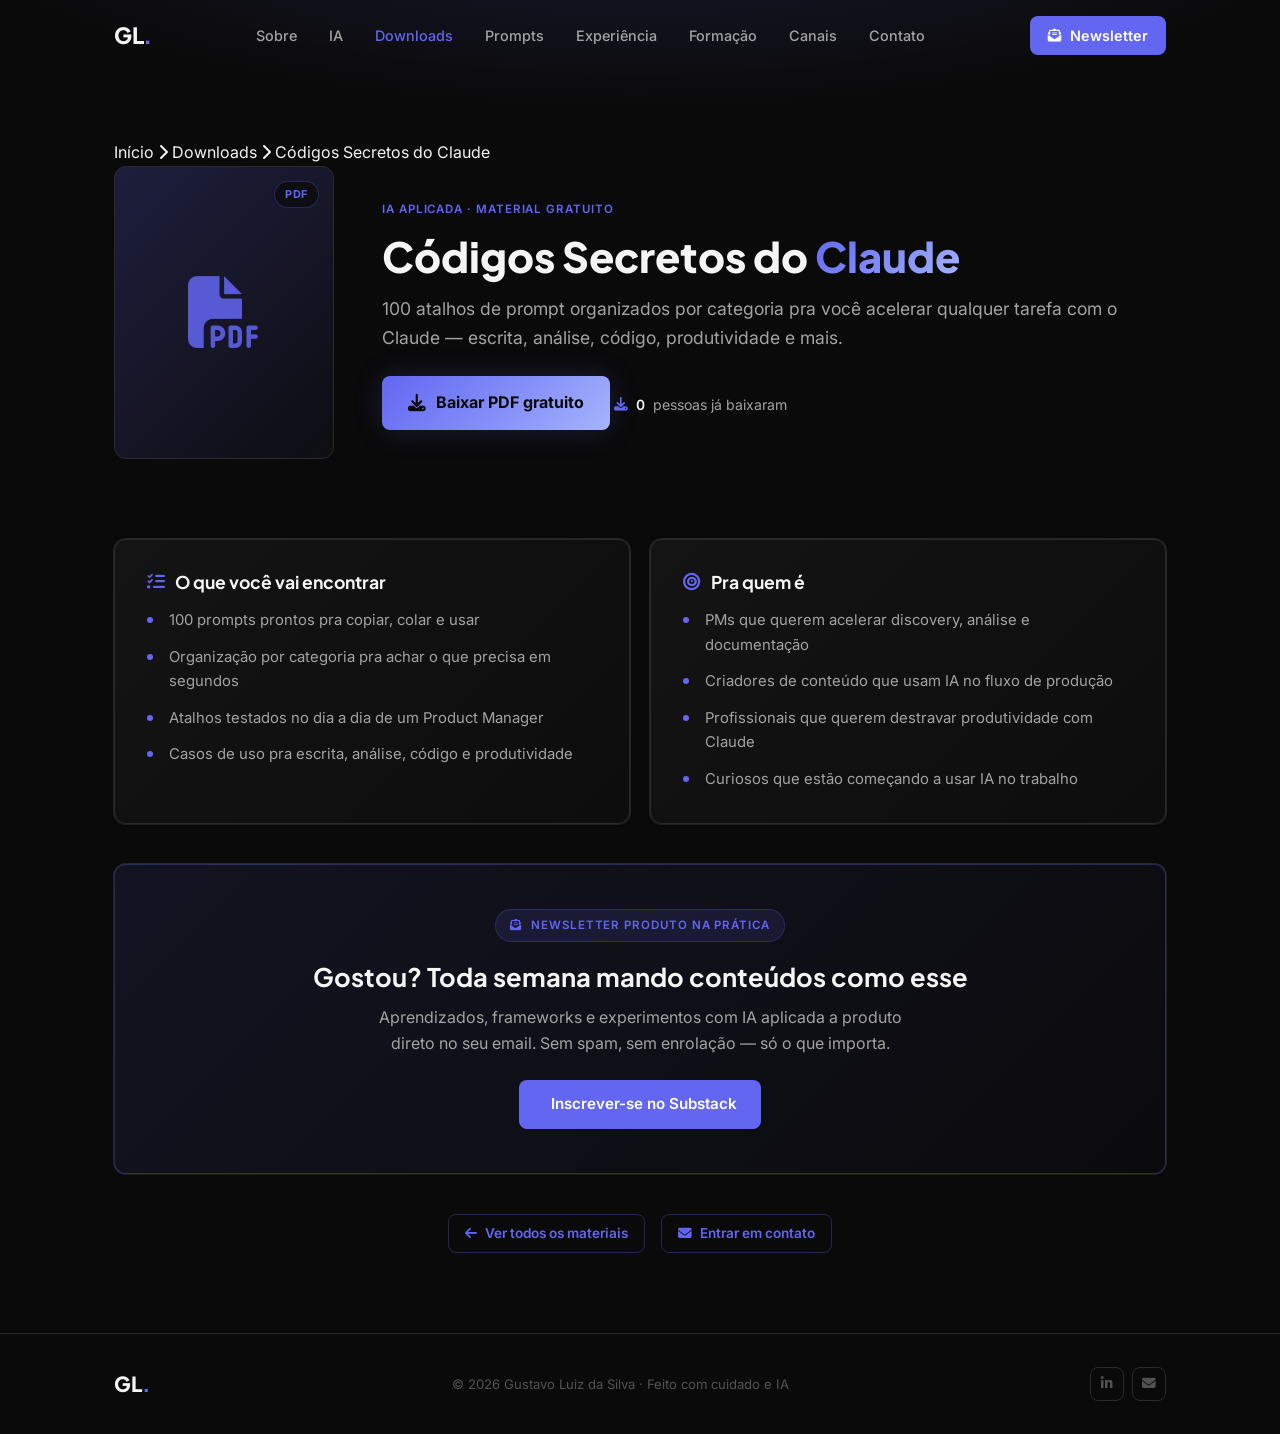
<file: download-codigos-secretos-claude.html>
<!DOCTYPE html>
<html lang="pt-BR">
<head>
  <meta charset="UTF-8" />
  <meta name="viewport" content="width=device-width, initial-scale=1.0" />

  <!-- SEO -->
  <title>Códigos Secretos do Claude — 100 atalhos de prompt · Gustavo Luiz</title>
  <meta name="description" content="100 atalhos de prompt organizados por categoria pra você acelerar qualquer tarefa com o Claude. Material gratuito em PDF." />
  <meta name="author" content="Gustavo Luiz da Silva" />

  <!-- Favicon -->
  <link rel="icon" href="assets/icons/favicon.svg" type="image/svg+xml" />
  <link rel="icon" href="assets/icons/favicon-32.png" sizes="32x32" type="image/png" />
  <link rel="icon" href="assets/icons/favicon-16.png" sizes="16x16" type="image/png" />
  <link rel="apple-touch-icon" href="assets/icons/apple-touch-icon.png" />

  <!-- Open Graph -->
  <meta property="og:title" content="Códigos Secretos do Claude — 100 atalhos de prompt" />
  <meta property="og:description" content="100 atalhos de prompt organizados por categoria. Material gratuito em PDF." />
  <meta property="og:type" content="article" />
  <meta property="og:locale" content="pt_BR" />
  <meta property="og:image" content="assets/imagens/og-image.png" />
  <meta property="og:image:width" content="1200" />
  <meta property="og:image:height" content="630" />

  <meta name="twitter:card" content="summary_large_image" />
  <meta name="twitter:title" content="Códigos Secretos do Claude — 100 atalhos de prompt" />
  <meta name="twitter:description" content="100 atalhos de prompt organizados por categoria. Material gratuito em PDF." />
  <meta name="twitter:image" content="assets/imagens/og-image.png" />

  <!-- Fontes -->
  <link rel="preconnect" href="https://fonts.googleapis.com" />
  <link rel="preconnect" href="https://fonts.gstatic.com" crossorigin />
  <link href="https://fonts.googleapis.com/css2?family=Inter:wght@300;400;500;600;700&family=Plus+Jakarta+Sans:wght@600;700;800&display=swap" rel="stylesheet" />

  <link rel="stylesheet" href="https://cdnjs.cloudflare.com/ajax/libs/font-awesome/6.5.1/css/all.min.css" />

  <link rel="stylesheet" href="style.css" />
  <link rel="stylesheet" href="downloads.css" />
</head>

<body>

  <!-- ===================== NAVEGAÇÃO ===================== -->
  <nav class="navbar" id="navbar" role="navigation" aria-label="Navegação principal">
    <div class="nav-container">
      <a href="index.html" class="nav-logo">GL<span class="accent">.</span></a>

      <ul class="nav-links" id="nav-links">
        <li><a href="index.html#sobre">Sobre</a></li>
        <li><a href="index.html#ia">IA</a></li>
        <li><a href="downloads.html" class="active">Downloads</a></li>
        <li><a href="prompts.html">Prompts</a></li>
        <li><a href="index.html#experiencia">Experiência</a></li>
        <li><a href="index.html#formacao">Formação</a></li>
        <li><a href="index.html#canais">Canais</a></li>
        <li><a href="index.html#contato">Contato</a></li>
      </ul>

      <a href="https://gustluiz.substack.com/" target="_blank" rel="noopener noreferrer" class="nav-cta-standalone">
        <i class="fa-solid fa-envelope-open-text" aria-hidden="true"></i>
        <span>Newsletter</span>
      </a>

      <button class="nav-toggle" id="nav-toggle" aria-label="Abrir menu" aria-expanded="false">
        <span></span>
        <span></span>
        <span></span>
      </button>
    </div>
  </nav>

  <!-- ===================== HERO DO MATERIAL ===================== -->
  <main>
    <section class="material-hero">
      <div class="container">

        <!-- Breadcrumb -->
        <div class="projeto-breadcrumb">
          <a href="index.html">Início</a>
          <i class="fa-solid fa-chevron-right" aria-hidden="true"></i>
          <a href="downloads.html">Downloads</a>
          <i class="fa-solid fa-chevron-right" aria-hidden="true"></i>
          <span>Códigos Secretos do Claude</span>
        </div>

        <div class="material-hero-grid">

          <!-- Capa simulada com ícone de PDF -->
          <div class="material-cover">
            <i class="fa-solid fa-file-pdf" aria-hidden="true"></i>
            <span class="material-cover-badge">PDF</span>
          </div>

          <div class="material-info">
            <span class="material-category">IA Aplicada · Material gratuito</span>
            <h1>Códigos Secretos do <span class="accent-gradient">Claude</span></h1>
            <p class="material-subtitulo">
              100 atalhos de prompt organizados por categoria pra você acelerar
              qualquer tarefa com o Claude — escrita, análise, código, produtividade e mais.
            </p>

            <a href="downloads/Codigos_Secretos_Claude.pdf"
               download
               class="material-download-btn"
               data-counter-id="download-codigos-secretos-claude"
               aria-label="Baixar PDF Códigos Secretos do Claude">
              <i class="fa-solid fa-download" aria-hidden="true"></i>
              Baixar PDF gratuito
            </a>

            <div class="material-counter" aria-label="Total de downloads">
              <i class="fa-solid fa-download" aria-hidden="true"></i>
              <span class="counter-value" data-counter-id="download-codigos-secretos-claude">0</span>
              <span>pessoas já baixaram</span>
            </div>
          </div>

        </div>
      </div>
    </section>

    <!-- ===================== CONTEÚDO ===================== -->
    <section class="material-conteudo">
      <div class="container">

        <div class="material-blocos">

          <div class="material-bloco glass-card">
            <h2><i class="fa-solid fa-list-check" aria-hidden="true"></i> O que você vai encontrar</h2>
            <ul class="material-lista">
              <li>100 prompts prontos pra copiar, colar e usar</li>
              <li>Organização por categoria pra achar o que precisa em segundos</li>
              <li>Atalhos testados no dia a dia de um Product Manager</li>
              <li>Casos de uso pra escrita, análise, código e produtividade</li>
            </ul>
          </div>

          <div class="material-bloco glass-card">
            <h2><i class="fa-solid fa-bullseye" aria-hidden="true"></i> Pra quem é</h2>
            <ul class="material-lista">
              <li>PMs que querem acelerar discovery, análise e documentação</li>
              <li>Criadores de conteúdo que usam IA no fluxo de produção</li>
              <li>Profissionais que querem destravar produtividade com Claude</li>
              <li>Curiosos que estão começando a usar IA no trabalho</li>
            </ul>
          </div>

        </div>

        <!-- Newsletter CTA -->
        <div class="material-newsletter glass-card">
          <span class="badge">
            <i class="fa-solid fa-envelope-open-text" aria-hidden="true"></i>
            Newsletter Produto na Prática
          </span>
          <h2>Gostou? Toda semana mando conteúdos como esse</h2>
          <p>
            Aprendizados, frameworks e experimentos com IA aplicada a produto direto
            no seu email. Sem spam, sem enrolação — só o que importa.
          </p>
          <a href="https://gustluiz.substack.com/" target="_blank" rel="noopener noreferrer" class="btn btn-primary">
            <i class="fa-brands fa-substack" aria-hidden="true"></i>
            Inscrever-se no Substack
          </a>
        </div>

        <!-- Navegação rodapé -->
        <div class="material-nav">
          <a href="downloads.html" class="btn btn-ghost">
            <i class="fa-solid fa-arrow-left" aria-hidden="true"></i>
            Ver todos os materiais
          </a>
          <a href="index.html#contato" class="btn btn-ghost">
            <i class="fa-solid fa-envelope" aria-hidden="true"></i>
            Entrar em contato
          </a>
        </div>

      </div>
    </section>
  </main>

  <!-- ===================== RODAPÉ ===================== -->
  <footer class="footer" role="contentinfo">
    <div class="container">
      <div class="footer-content">
        <p class="footer-logo">GL<span class="accent">.</span></p>
        <p class="footer-copy">
          © 2026 Gustavo Luiz da Silva · Feito com cuidado e IA
        </p>
        <div class="footer-links">
          <a href="https://www.linkedin.com/in/gustavoluizsilva/" target="_blank" rel="noopener noreferrer" aria-label="LinkedIn">
            <i class="fa-brands fa-linkedin-in" aria-hidden="true"></i>
          </a>
          <a href="mailto:gu.ufabc@gmail.com" aria-label="Email">
            <i class="fa-solid fa-envelope" aria-hidden="true"></i>
          </a>
        </div>
      </div>
    </div>
  </footer>

  <script src="script.js"></script>
  <script src="counter-client.js"></script>
  <script src="downloads.js"></script>
</body>
</html>
</file>
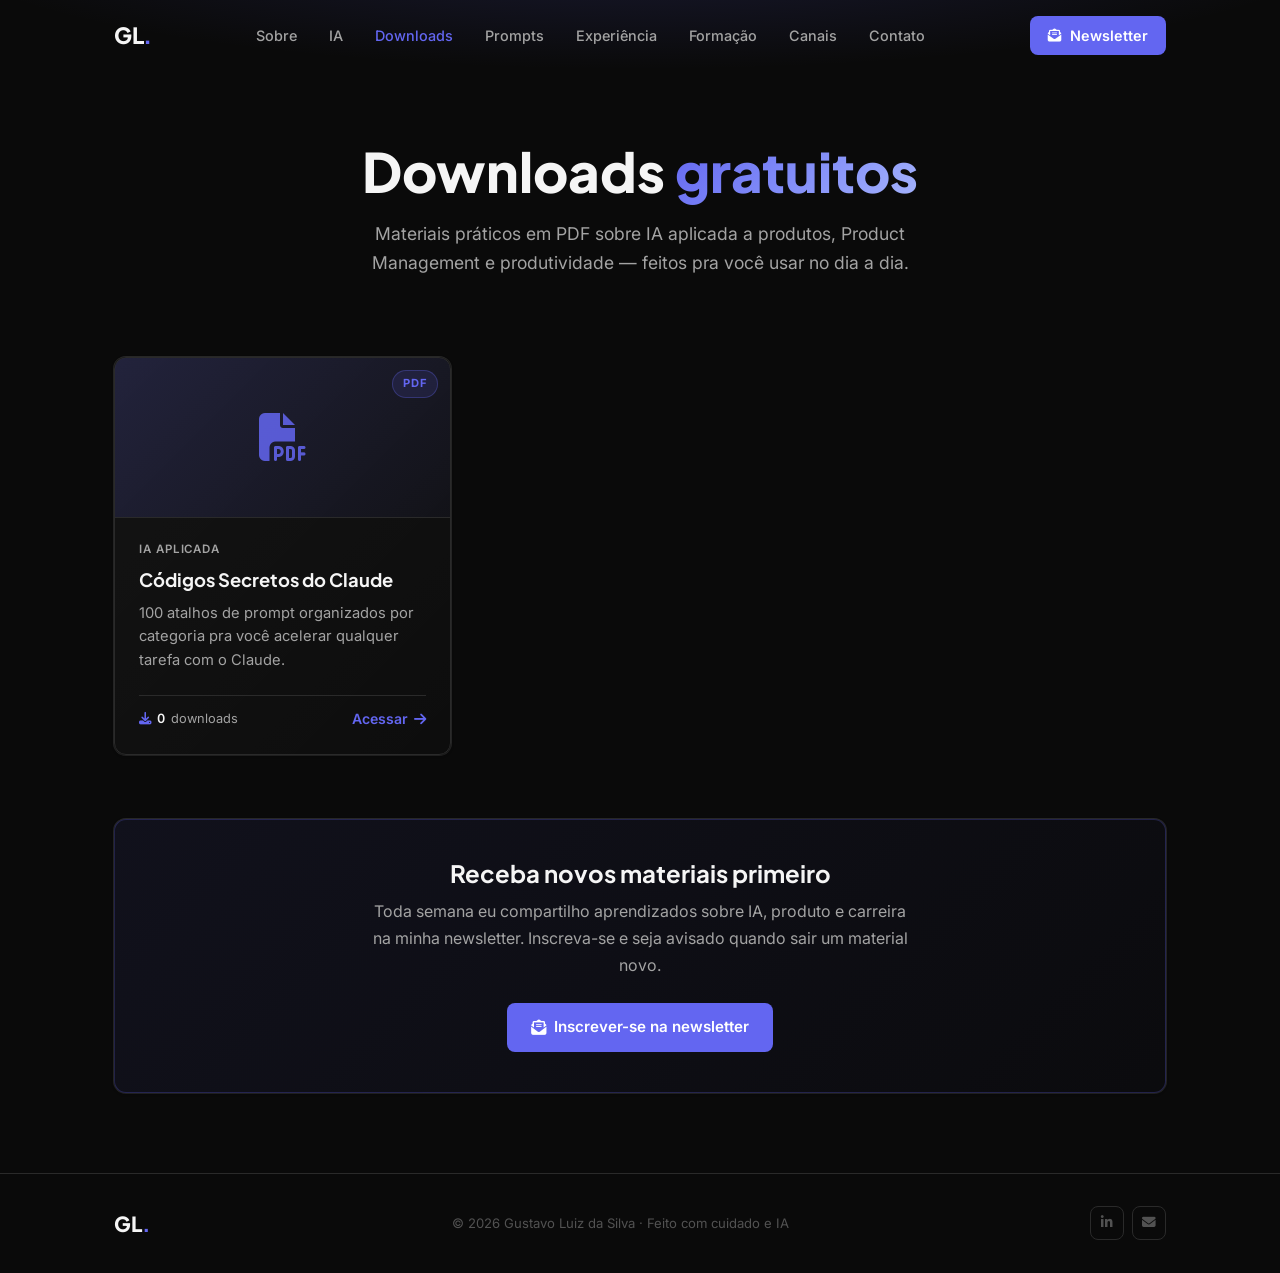
<file: downloads.html>
<!DOCTYPE html>
<html lang="pt-BR">
<head>
  <meta charset="UTF-8" />
  <meta name="viewport" content="width=device-width, initial-scale=1.0" />

  <!-- SEO -->
  <title>Downloads — Materiais gratuitos · Gustavo Luiz</title>
  <meta name="description" content="Materiais gratuitos em PDF sobre IA aplicada a produtos, Product Management e produtividade. Baixe e use no seu dia a dia." />
  <meta name="author" content="Gustavo Luiz da Silva" />

  <!-- Favicon -->
  <link rel="icon" href="assets/icons/favicon.svg" type="image/svg+xml" />
  <link rel="icon" href="assets/icons/favicon-32.png" sizes="32x32" type="image/png" />
  <link rel="icon" href="assets/icons/favicon-16.png" sizes="16x16" type="image/png" />
  <link rel="apple-touch-icon" href="assets/icons/apple-touch-icon.png" />

  <!-- Open Graph -->
  <meta property="og:title" content="Downloads — Materiais gratuitos · Gustavo Luiz" />
  <meta property="og:description" content="Materiais gratuitos em PDF sobre IA aplicada a produtos e Product Management." />
  <meta property="og:type" content="website" />
  <meta property="og:locale" content="pt_BR" />
  <meta property="og:image" content="assets/imagens/og-image.png" />
  <meta property="og:image:width" content="1200" />
  <meta property="og:image:height" content="630" />

  <meta name="twitter:card" content="summary_large_image" />
  <meta name="twitter:title" content="Downloads — Materiais gratuitos · Gustavo Luiz" />
  <meta name="twitter:description" content="Materiais gratuitos em PDF sobre IA aplicada a produtos e Product Management." />
  <meta name="twitter:image" content="assets/imagens/og-image.png" />

  <!-- Fontes -->
  <link rel="preconnect" href="https://fonts.googleapis.com" />
  <link rel="preconnect" href="https://fonts.gstatic.com" crossorigin />
  <link href="https://fonts.googleapis.com/css2?family=Inter:wght@300;400;500;600;700&family=Plus+Jakarta+Sans:wght@600;700;800&display=swap" rel="stylesheet" />

  <!-- Font Awesome -->
  <link rel="stylesheet" href="https://cdnjs.cloudflare.com/ajax/libs/font-awesome/6.5.1/css/all.min.css" />

  <!-- Estilos -->
  <link rel="stylesheet" href="style.css" />
  <link rel="stylesheet" href="downloads.css" />
</head>

<body>

  <!-- ===================== NAVEGAÇÃO ===================== -->
  <nav class="navbar" id="navbar" role="navigation" aria-label="Navegação principal">
    <div class="nav-container">
      <a href="index.html" class="nav-logo">GL<span class="accent">.</span></a>

      <ul class="nav-links" id="nav-links">
        <li><a href="index.html#sobre">Sobre</a></li>
        <li><a href="index.html#ia">IA</a></li>
        <li><a href="downloads.html" class="active">Downloads</a></li>
        <li><a href="prompts.html">Prompts</a></li>
        <li><a href="index.html#experiencia">Experiência</a></li>
        <li><a href="index.html#formacao">Formação</a></li>
        <li><a href="index.html#canais">Canais</a></li>
        <li><a href="index.html#contato">Contato</a></li>
      </ul>

      <a href="https://gustluiz.substack.com/" target="_blank" rel="noopener noreferrer" class="nav-cta-standalone">
        <i class="fa-solid fa-envelope-open-text" aria-hidden="true"></i>
        <span>Newsletter</span>
      </a>

      <button class="nav-toggle" id="nav-toggle" aria-label="Abrir menu" aria-expanded="false">
        <span></span>
        <span></span>
        <span></span>
      </button>
    </div>
  </nav>

  <!-- ===================== HERO ===================== -->
  <main>
    <section class="downloads-hero">
      <div class="container">
        <h1>Downloads <span class="accent-gradient">gratuitos</span></h1>
        <p>
          Materiais práticos em PDF sobre IA aplicada a produtos, Product Management e
          produtividade — feitos pra você usar no dia a dia.
        </p>
      </div>
    </section>

    <!-- ===================== GALERIA ===================== -->
    <section class="downloads-section">
      <div class="container">

        <div class="downloads-grid">

          <!-- Material 1: Códigos Secretos do Claude -->
          <a href="download-codigos-secretos-claude.html" class="download-card glass-card">
            <div class="download-card-thumb">
              <i class="fa-solid fa-file-pdf" aria-hidden="true"></i>
              <span class="download-card-format">PDF</span>
            </div>
            <div class="download-card-body">
              <span class="download-card-category">IA Aplicada</span>
              <h3>Códigos Secretos do Claude</h3>
              <p class="download-card-desc">
                100 atalhos de prompt organizados por categoria pra você acelerar
                qualquer tarefa com o Claude.
              </p>
              <div class="download-card-footer">
                <span class="download-card-counter" aria-label="Total de downloads">
                  <i class="fa-solid fa-download" aria-hidden="true"></i>
                  <span class="counter-value" data-counter-id="download-codigos-secretos-claude">0</span>
                  <span>downloads</span>
                </span>
                <span class="download-card-cta">
                  Acessar <i class="fa-solid fa-arrow-right" aria-hidden="true"></i>
                </span>
              </div>
            </div>
          </a>

          <!-- Quando tiver novos materiais, adicione mais cards aqui seguindo o mesmo padrão -->

        </div>

        <!-- CTA newsletter no rodapé da galeria -->
        <div class="downloads-newsletter-cta glass-card">
          <h2>Receba novos materiais primeiro</h2>
          <p>
            Toda semana eu compartilho aprendizados sobre IA, produto e carreira na
            minha newsletter. Inscreva-se e seja avisado quando sair um material novo.
          </p>
          <a href="https://gustluiz.substack.com/" target="_blank" rel="noopener noreferrer" class="btn btn-primary">
            <i class="fa-solid fa-envelope-open-text" aria-hidden="true"></i>
            Inscrever-se na newsletter
          </a>
        </div>

      </div>
    </section>
  </main>

  <!-- ===================== RODAPÉ ===================== -->
  <footer class="footer" role="contentinfo">
    <div class="container">
      <div class="footer-content">
        <p class="footer-logo">GL<span class="accent">.</span></p>
        <p class="footer-copy">
          © 2026 Gustavo Luiz da Silva · Feito com cuidado e IA
        </p>
        <div class="footer-links">
          <a href="https://www.linkedin.com/in/gustavoluizsilva/" target="_blank" rel="noopener noreferrer" aria-label="LinkedIn">
            <i class="fa-brands fa-linkedin-in" aria-hidden="true"></i>
          </a>
          <a href="mailto:gu.ufabc@gmail.com" aria-label="Email">
            <i class="fa-solid fa-envelope" aria-hidden="true"></i>
          </a>
        </div>
      </div>
    </div>
  </footer>

  <script src="script.js"></script>
  <script src="counter-client.js"></script>
</body>
</html>
</file>
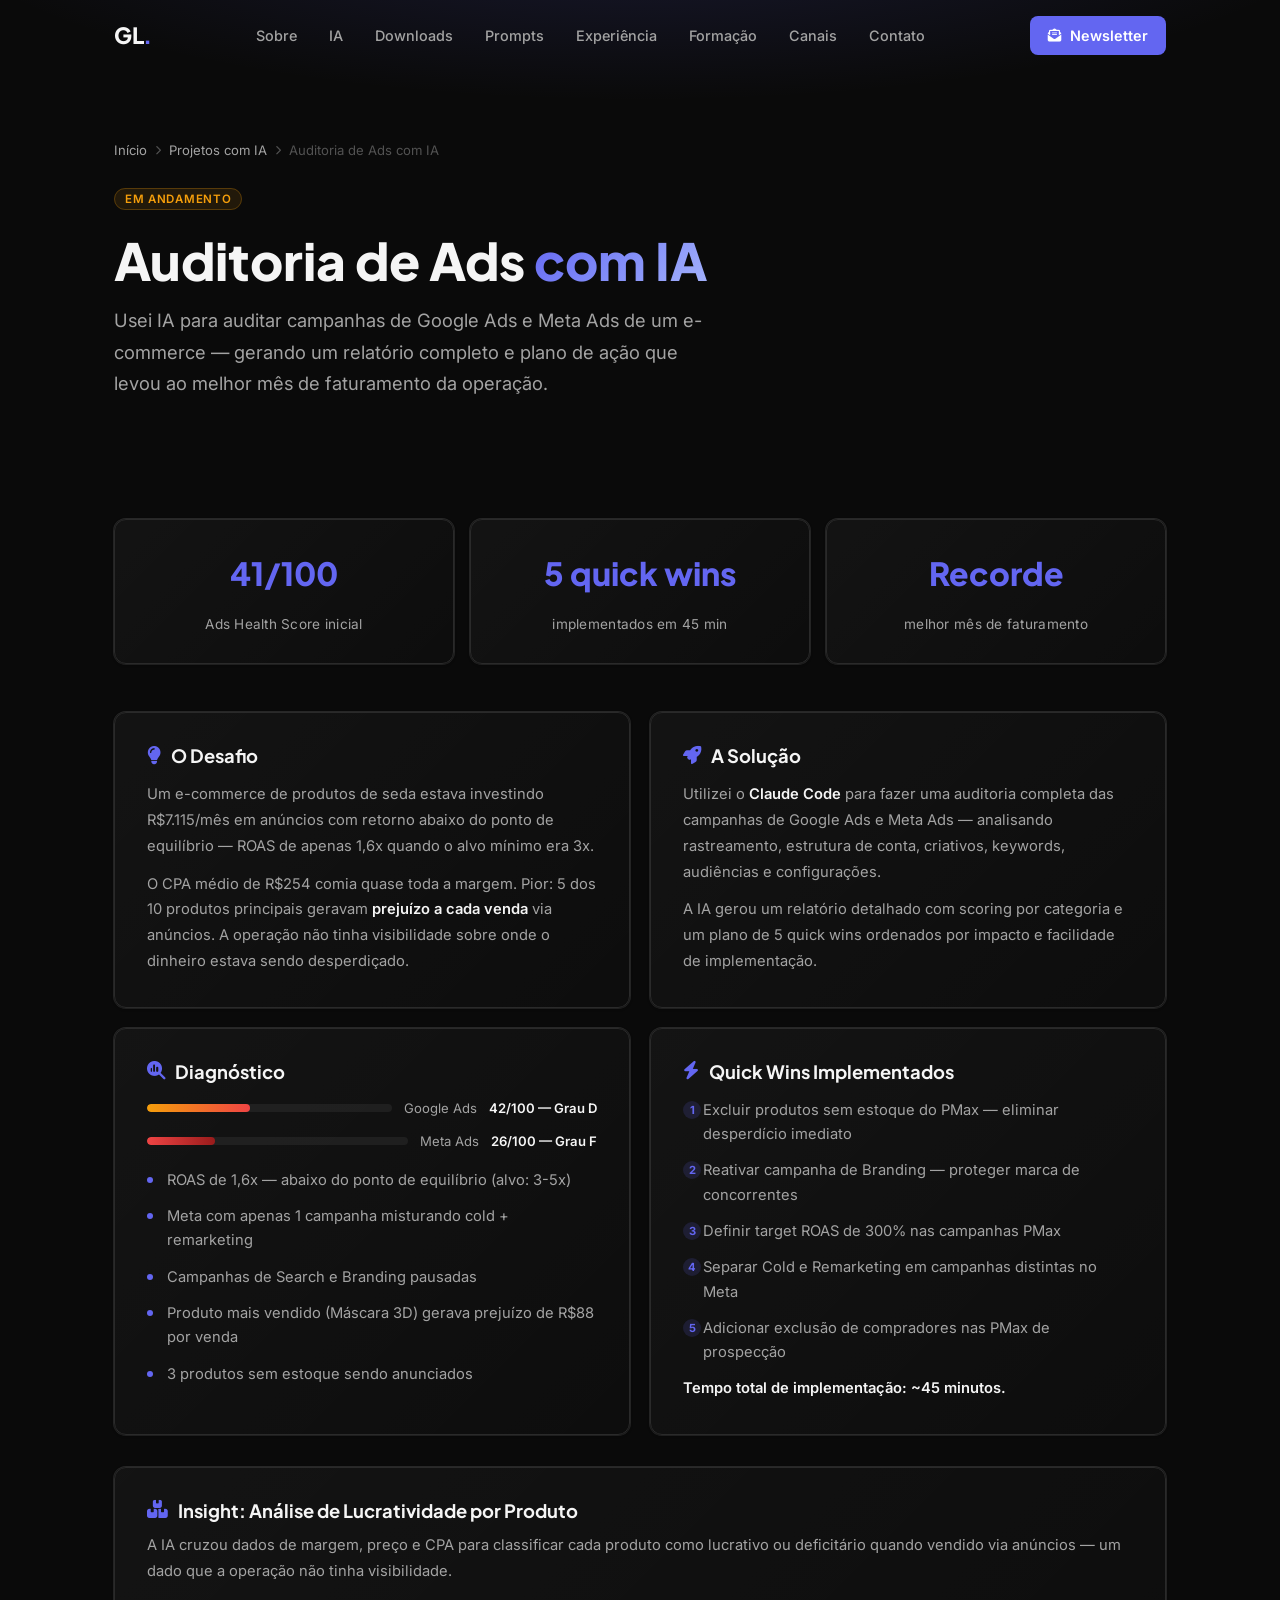
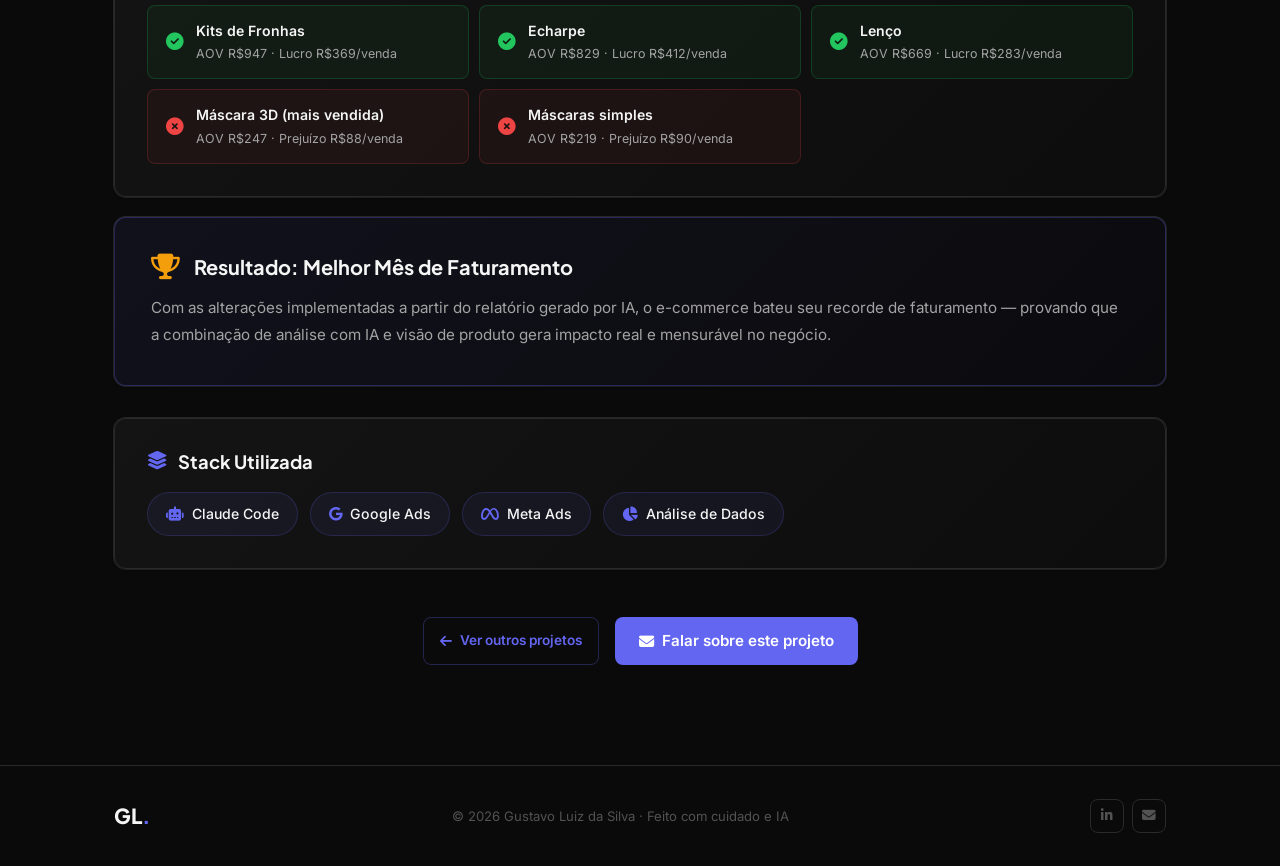
<file: projeto-auditoria-ads.html>
<!DOCTYPE html>
<html lang="pt-BR">
<head>
  <meta charset="UTF-8" />
  <meta name="viewport" content="width=device-width, initial-scale=1.0" />

  <title>Auditoria de Ads com IA — Gustavo Luiz</title>
  <meta name="description" content="Auditoria completa de Google Ads e Meta Ads usando IA para um e-commerce de seda. Resultado: recorde de faturamento." />

  <!-- Favicon -->
  <link rel="icon" href="assets/icons/favicon.svg" type="image/svg+xml" />
  <link rel="icon" href="assets/icons/favicon-32.png" sizes="32x32" type="image/png" />
  <link rel="icon" href="assets/icons/favicon-16.png" sizes="16x16" type="image/png" />
  <link rel="apple-touch-icon" href="assets/icons/apple-touch-icon.png" />

  <meta property="og:title" content="Auditoria de Ads com IA — Gustavo Luiz" />
  <meta property="og:description" content="Usei IA para auditar campanhas de Google Ads e Meta Ads de um e-commerce — resultado: recorde de vendas." />
  <meta property="og:type" content="article" />
  <meta property="og:locale" content="pt_BR" />
  <meta property="og:image" content="assets/imagens/og-image.png" />
  <meta property="og:image:width" content="1200" />
  <meta property="og:image:height" content="630" />

  <meta name="twitter:card" content="summary_large_image" />
  <meta name="twitter:title" content="Auditoria de Ads com IA — Gustavo Luiz" />
  <meta name="twitter:description" content="Usei IA para auditar campanhas de Google Ads e Meta Ads de um e-commerce — resultado: recorde de vendas." />
  <meta name="twitter:image" content="assets/imagens/og-image.png" />

  <link rel="preconnect" href="https://fonts.googleapis.com" />
  <link rel="preconnect" href="https://fonts.gstatic.com" crossorigin />
  <link href="https://fonts.googleapis.com/css2?family=Inter:wght@300;400;500;600;700&family=Plus+Jakarta+Sans:wght@600;700;800&display=swap" rel="stylesheet" />
  <link rel="stylesheet" href="https://cdnjs.cloudflare.com/ajax/libs/font-awesome/6.5.1/css/all.min.css" />
  <link rel="stylesheet" href="style.css" />
  <link rel="stylesheet" href="projeto-detalhe.css" />
</head>

<body>
  <!-- ===================== NAVEGAÇÃO ===================== -->
  <nav class="navbar" id="navbar" role="navigation" aria-label="Navegação principal">
    <div class="nav-container">
      <a href="index.html" class="nav-logo">GL<span class="accent">.</span></a>

      <ul class="nav-links" id="nav-links">
        <li><a href="index.html#sobre">Sobre</a></li>
        <li><a href="index.html#ia">IA</a></li>
        <li><a href="downloads.html">Downloads</a></li>
        <li><a href="prompts.html">Prompts</a></li>
        <li><a href="index.html#experiencia">Experiência</a></li>
        <li><a href="index.html#formacao">Formação</a></li>
        <li><a href="index.html#canais">Canais</a></li>
        <li><a href="index.html#contato">Contato</a></li>
      </ul>

      <a href="https://gustluiz.substack.com/" target="_blank" rel="noopener noreferrer" class="nav-cta-standalone">
        <i class="fa-solid fa-envelope-open-text" aria-hidden="true"></i>
        <span>Newsletter</span>
      </a>

      <button class="nav-toggle" id="nav-toggle" aria-label="Abrir menu" aria-expanded="false">
        <span></span>
        <span></span>
        <span></span>
      </button>
    </div>
  </nav>

  <!-- ===================== CONTEÚDO DO PROJETO ===================== -->
  <main>
    <section class="projeto-hero">
      <div class="container">
        <div class="projeto-breadcrumb">
          <a href="index.html">Início</a>
          <i class="fa-solid fa-chevron-right" aria-hidden="true"></i>
          <a href="index.html#ia">Projetos com IA</a>
          <i class="fa-solid fa-chevron-right" aria-hidden="true"></i>
          <span>Auditoria de Ads com IA</span>
        </div>

        <div class="projeto-meta-top">
          <span class="ia-tag ia-tag-em-andamento">Em andamento</span>
        </div>

        <h1 class="projeto-titulo">Auditoria de Ads <span class="accent-gradient">com IA</span></h1>

        <p class="projeto-subtitulo">
          Usei IA para auditar campanhas de Google Ads e Meta Ads de um e-commerce — gerando um
          relatório completo e plano de ação que levou ao melhor mês de faturamento da operação.
        </p>
      </div>
    </section>

    <section class="projeto-conteudo">
      <div class="container">

        <!-- Métricas em destaque -->
        <div class="projeto-metricas">
          <div class="metrica-card glass-card">
            <span class="metrica-valor accent">41/100</span>
            <span class="metrica-label">Ads Health Score inicial</span>
          </div>
          <div class="metrica-card glass-card">
            <span class="metrica-valor accent">5 quick wins</span>
            <span class="metrica-label">implementados em 45 min</span>
          </div>
          <div class="metrica-card glass-card">
            <span class="metrica-valor accent">Recorde</span>
            <span class="metrica-label">melhor mês de faturamento</span>
          </div>
        </div>

        <!-- Detalhes do projeto -->
        <div class="projeto-grid">

          <div class="projeto-bloco glass-card">
            <h2><i class="fa-solid fa-lightbulb accent" aria-hidden="true"></i> O Desafio</h2>
            <p>
              Um e-commerce de produtos de seda estava investindo R$7.115/mês em anúncios com
              retorno abaixo do ponto de equilíbrio — ROAS de apenas 1,6x quando o alvo mínimo era 3x.
            </p>
            <p>
              O CPA médio de R$254 comia quase toda a margem. Pior: 5 dos 10 produtos principais
              geravam <strong>prejuízo a cada venda</strong> via anúncios. A operação não tinha
              visibilidade sobre onde o dinheiro estava sendo desperdiçado.
            </p>
          </div>

          <div class="projeto-bloco glass-card">
            <h2><i class="fa-solid fa-rocket accent" aria-hidden="true"></i> A Solução</h2>
            <p>
              Utilizei o <strong>Claude Code</strong> para fazer uma auditoria completa das campanhas
              de Google Ads e Meta Ads — analisando rastreamento, estrutura de conta, criativos,
              keywords, audiências e configurações.
            </p>
            <p>
              A IA gerou um relatório detalhado com scoring por categoria e um plano de 5 quick wins
              ordenados por impacto e facilidade de implementação.
            </p>
          </div>

          <div class="projeto-bloco glass-card">
            <h2><i class="fa-solid fa-magnifying-glass-chart accent" aria-hidden="true"></i> Diagnóstico</h2>
            <div class="projeto-scores">
              <div class="score-item">
                <div class="score-bar">
                  <div class="score-fill score-fill-d" style="width: 42%"></div>
                </div>
                <span class="score-label">Google Ads</span>
                <span class="score-value">42/100 — Grau D</span>
              </div>
              <div class="score-item">
                <div class="score-bar">
                  <div class="score-fill score-fill-f" style="width: 26%"></div>
                </div>
                <span class="score-label">Meta Ads</span>
                <span class="score-value">26/100 — Grau F</span>
              </div>
            </div>
            <ul class="projeto-lista" style="margin-top: 16px;">
              <li>ROAS de 1,6x — abaixo do ponto de equilíbrio (alvo: 3-5x)</li>
              <li>Meta com apenas 1 campanha misturando cold + remarketing</li>
              <li>Campanhas de Search e Branding pausadas</li>
              <li>Produto mais vendido (Máscara 3D) gerava prejuízo de R$88 por venda</li>
              <li>3 produtos sem estoque sendo anunciados</li>
            </ul>
          </div>

          <div class="projeto-bloco glass-card">
            <h2><i class="fa-solid fa-bolt accent" aria-hidden="true"></i> Quick Wins Implementados</h2>
            <ol class="projeto-lista">
              <li>Excluir produtos sem estoque do PMax — eliminar desperdício imediato</li>
              <li>Reativar campanha de Branding — proteger marca de concorrentes</li>
              <li>Definir target ROAS de 300% nas campanhas PMax</li>
              <li>Separar Cold e Remarketing em campanhas distintas no Meta</li>
              <li>Adicionar exclusão de compradores nas PMax de prospecção</li>
            </ol>
            <p style="margin-top: 12px;">
              <strong>Tempo total de implementação: ~45 minutos.</strong>
            </p>
          </div>

        </div>

        <!-- Análise de produtos -->
        <div class="projeto-bloco-full glass-card">
          <h2><i class="fa-solid fa-boxes-stacked accent" aria-hidden="true"></i> Insight: Análise de Lucratividade por Produto</h2>
          <p>
            A IA cruzou dados de margem, preço e CPA para classificar cada produto como lucrativo
            ou deficitário quando vendido via anúncios — um dado que a operação não tinha visibilidade.
          </p>
          <div class="produto-grid">
            <div class="produto-item produto-lucro">
              <i class="fa-solid fa-circle-check" aria-hidden="true"></i>
              <div>
                <span class="produto-nome">Kits de Fronhas</span>
                <span class="produto-detalhe">AOV R$947 · Lucro R$369/venda</span>
              </div>
            </div>
            <div class="produto-item produto-lucro">
              <i class="fa-solid fa-circle-check" aria-hidden="true"></i>
              <div>
                <span class="produto-nome">Echarpe</span>
                <span class="produto-detalhe">AOV R$829 · Lucro R$412/venda</span>
              </div>
            </div>
            <div class="produto-item produto-lucro">
              <i class="fa-solid fa-circle-check" aria-hidden="true"></i>
              <div>
                <span class="produto-nome">Lenço</span>
                <span class="produto-detalhe">AOV R$669 · Lucro R$283/venda</span>
              </div>
            </div>
            <div class="produto-item produto-prejuizo">
              <i class="fa-solid fa-circle-xmark" aria-hidden="true"></i>
              <div>
                <span class="produto-nome">Máscara 3D (mais vendida)</span>
                <span class="produto-detalhe">AOV R$247 · Prejuízo R$88/venda</span>
              </div>
            </div>
            <div class="produto-item produto-prejuizo">
              <i class="fa-solid fa-circle-xmark" aria-hidden="true"></i>
              <div>
                <span class="produto-nome">Máscaras simples</span>
                <span class="produto-detalhe">AOV R$219 · Prejuízo R$90/venda</span>
              </div>
            </div>
          </div>
        </div>

        <!-- Resultado -->
        <div class="projeto-resultado glass-card">
          <div class="resultado-destaque">
            <i class="fa-solid fa-trophy" aria-hidden="true"></i>
            <h2>Resultado: Melhor Mês de Faturamento</h2>
          </div>
          <p>
            Com as alterações implementadas a partir do relatório gerado por IA, o e-commerce
            bateu seu recorde de faturamento — provando que a combinação de análise com IA
            e visão de produto gera impacto real e mensurável no negócio.
          </p>
        </div>

        <!-- Stack técnica -->
        <div class="projeto-stack glass-card">
          <h2><i class="fa-solid fa-layer-group accent" aria-hidden="true"></i> Stack Utilizada</h2>
          <div class="stack-grid">
            <div class="stack-item">
              <i class="fa-solid fa-robot" aria-hidden="true"></i>
              <span>Claude Code</span>
            </div>
            <div class="stack-item">
              <i class="fa-brands fa-google" aria-hidden="true"></i>
              <span>Google Ads</span>
            </div>
            <div class="stack-item">
              <i class="fa-brands fa-meta" aria-hidden="true"></i>
              <span>Meta Ads</span>
            </div>
            <div class="stack-item">
              <i class="fa-solid fa-chart-pie" aria-hidden="true"></i>
              <span>Análise de Dados</span>
            </div>
          </div>
        </div>

        <!-- CTA -->
        <div class="projeto-cta">
          <a href="index.html#ia" class="btn btn-ghost">
            <i class="fa-solid fa-arrow-left" aria-hidden="true"></i> Ver outros projetos
          </a>
          <a href="index.html#contato" class="btn btn-primary">
            <i class="fa-solid fa-envelope" aria-hidden="true"></i> Falar sobre este projeto
          </a>
        </div>

      </div>
    </section>
  </main>

  <!-- ===================== RODAPÉ ===================== -->
  <footer class="footer" role="contentinfo">
    <div class="container">
      <div class="footer-content">
        <p class="footer-logo">GL<span class="accent">.</span></p>
        <p class="footer-copy">
          © 2026 Gustavo Luiz da Silva · Feito com cuidado e IA
        </p>
        <div class="footer-links">
          <a href="https://www.linkedin.com/in/gustavoluizsilva/" target="_blank" rel="noopener noreferrer" aria-label="LinkedIn">
            <i class="fa-brands fa-linkedin-in" aria-hidden="true"></i>
          </a>
          <a href="mailto:gu.ufabc@gmail.com" aria-label="Email">
            <i class="fa-solid fa-envelope" aria-hidden="true"></i>
          </a>
        </div>
      </div>
    </div>
  </footer>

  <script src="script.js"></script>
</body>
</html>
</file>
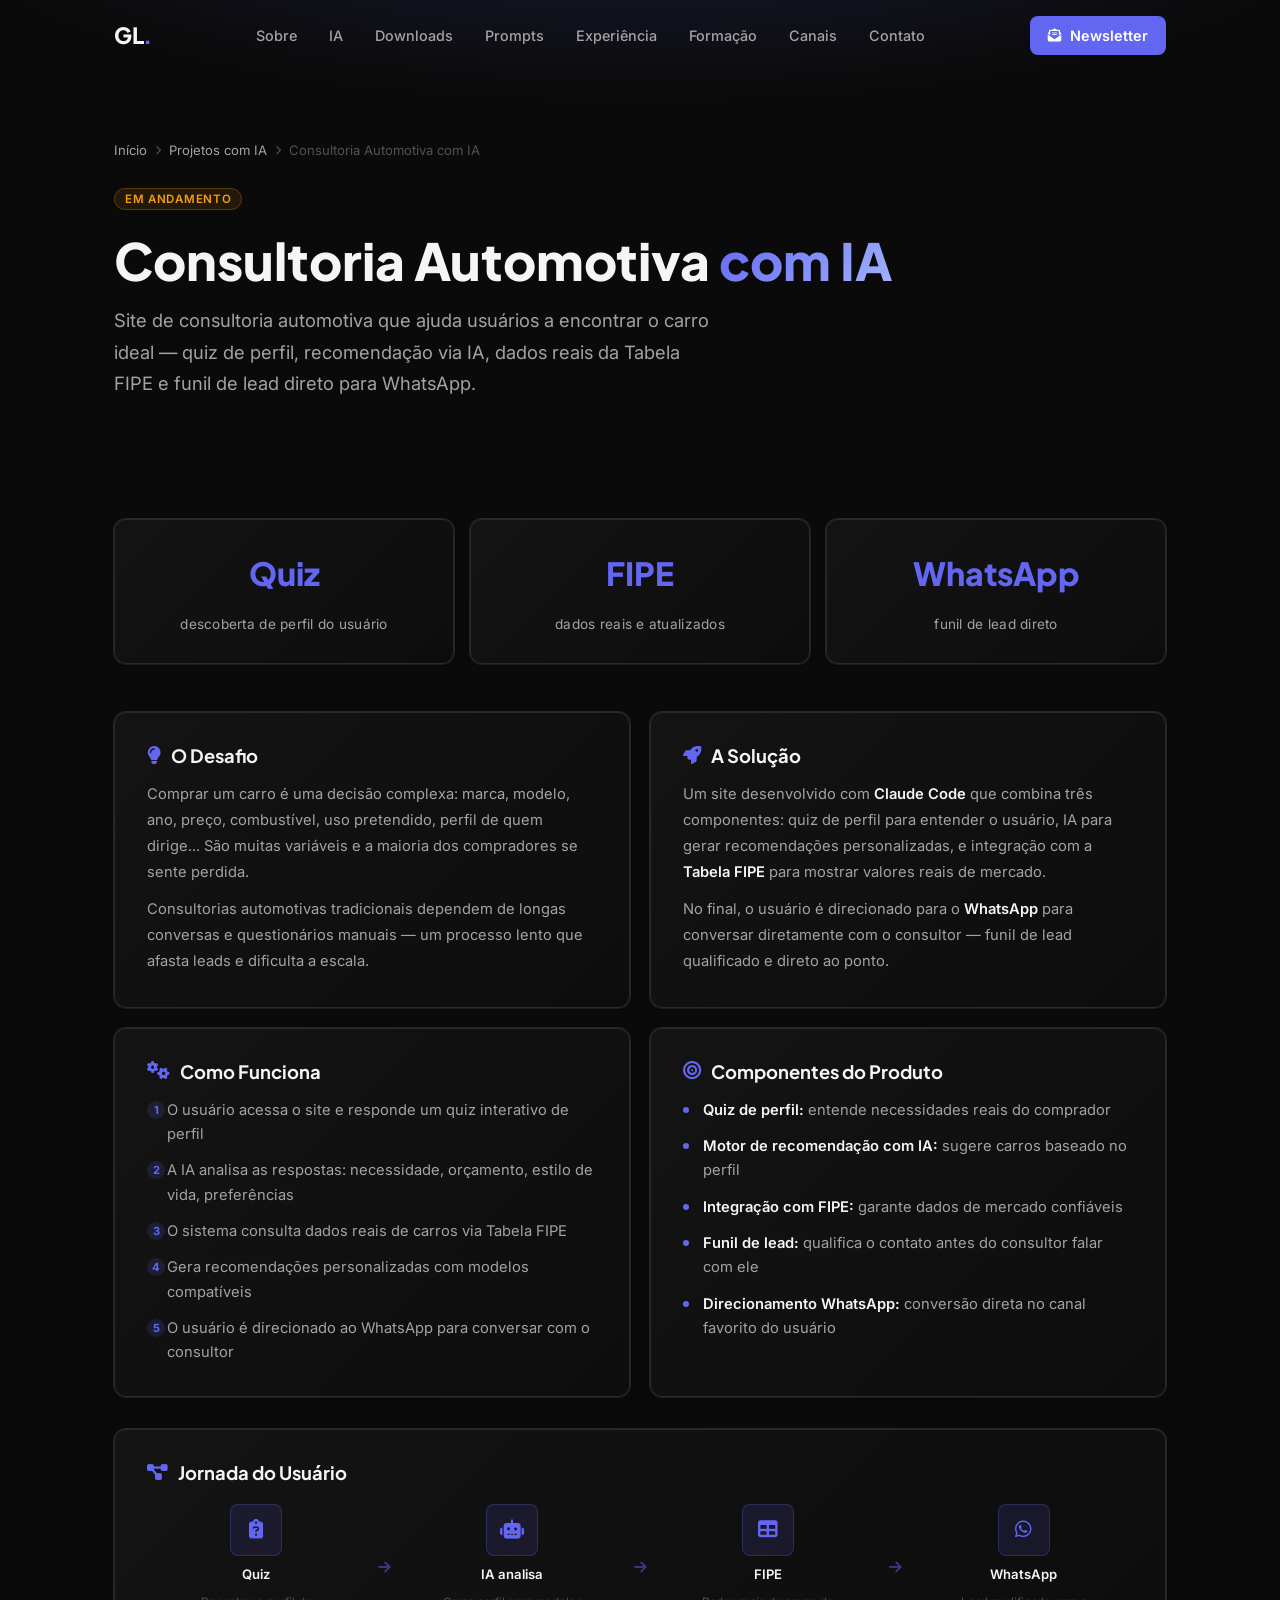
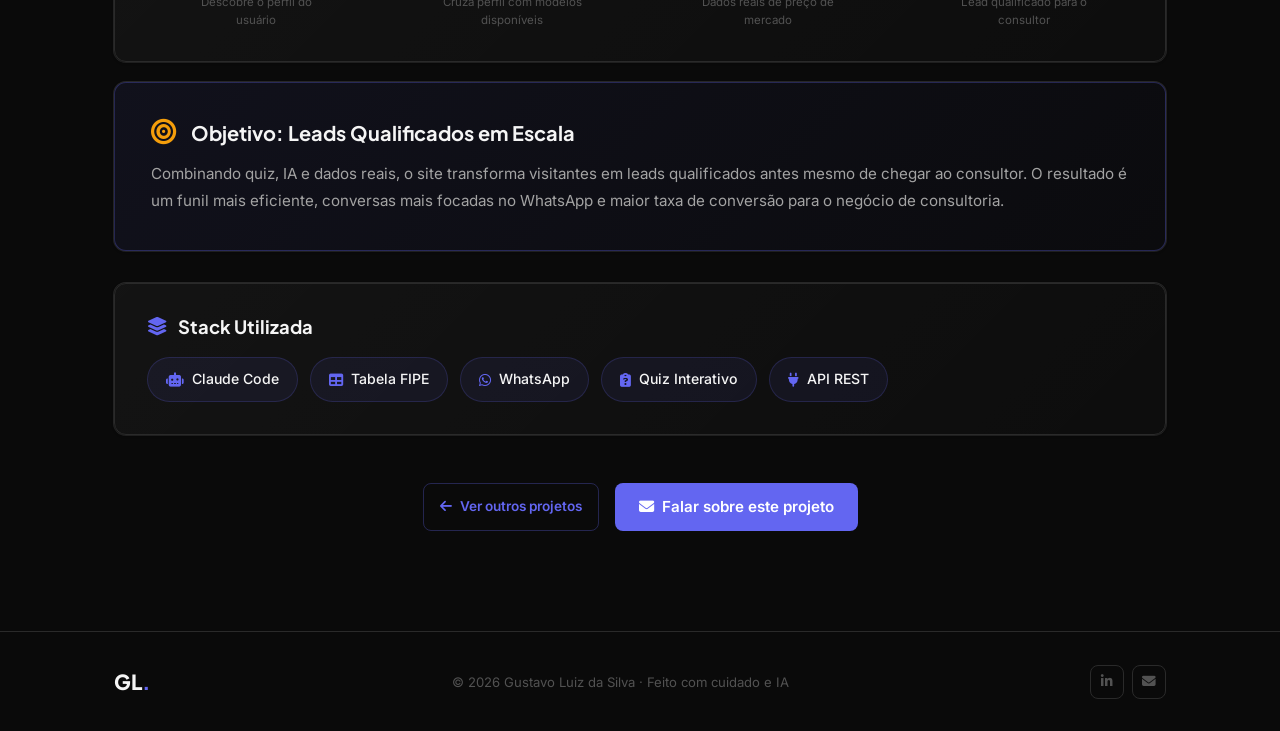
<file: projeto-consultoria-automotiva.html>
<!DOCTYPE html>
<html lang="pt-BR">
<head>
  <meta charset="UTF-8" />
  <meta name="viewport" content="width=device-width, initial-scale=1.0" />

  <title>Consultoria Automotiva com IA — Gustavo Luiz</title>
  <meta name="description" content="Site de consultoria automotiva com quiz de perfil, recomendação personalizada de carros via IA e dados reais da Tabela FIPE. Funil de lead direto para WhatsApp." />

  <!-- Favicon -->
  <link rel="icon" href="assets/icons/favicon.svg" type="image/svg+xml" />
  <link rel="icon" href="assets/icons/favicon-32.png" sizes="32x32" type="image/png" />
  <link rel="icon" href="assets/icons/favicon-16.png" sizes="16x16" type="image/png" />
  <link rel="apple-touch-icon" href="assets/icons/apple-touch-icon.png" />

  <meta property="og:title" content="Consultoria Automotiva com IA — Gustavo Luiz" />
  <meta property="og:description" content="Site de consultoria automotiva com quiz, IA e dados FIPE — funil de lead direto para WhatsApp." />
  <meta property="og:type" content="article" />
  <meta property="og:locale" content="pt_BR" />
  <meta property="og:image" content="assets/imagens/og-image.png" />
  <meta property="og:image:width" content="1200" />
  <meta property="og:image:height" content="630" />

  <meta name="twitter:card" content="summary_large_image" />
  <meta name="twitter:title" content="Consultoria Automotiva com IA — Gustavo Luiz" />
  <meta name="twitter:description" content="Site de consultoria automotiva com quiz, IA e dados FIPE — funil de lead direto para WhatsApp." />
  <meta name="twitter:image" content="assets/imagens/og-image.png" />

  <link rel="preconnect" href="https://fonts.googleapis.com" />
  <link rel="preconnect" href="https://fonts.gstatic.com" crossorigin />
  <link href="https://fonts.googleapis.com/css2?family=Inter:wght@300;400;500;600;700&family=Plus+Jakarta+Sans:wght@600;700;800&display=swap" rel="stylesheet" />
  <link rel="stylesheet" href="https://cdnjs.cloudflare.com/ajax/libs/font-awesome/6.5.1/css/all.min.css" />
  <link rel="stylesheet" href="style.css" />
  <link rel="stylesheet" href="projeto-detalhe.css" />
</head>

<body>
  <!-- ===================== NAVEGAÇÃO ===================== -->
  <nav class="navbar" id="navbar" role="navigation" aria-label="Navegação principal">
    <div class="nav-container">
      <a href="index.html" class="nav-logo">GL<span class="accent">.</span></a>

      <ul class="nav-links" id="nav-links">
        <li><a href="index.html#sobre">Sobre</a></li>
        <li><a href="index.html#ia">IA</a></li>
        <li><a href="downloads.html">Downloads</a></li>
        <li><a href="prompts.html">Prompts</a></li>
        <li><a href="index.html#experiencia">Experiência</a></li>
        <li><a href="index.html#formacao">Formação</a></li>
        <li><a href="index.html#canais">Canais</a></li>
        <li><a href="index.html#contato">Contato</a></li>
      </ul>

      <a href="https://gustluiz.substack.com/" target="_blank" rel="noopener noreferrer" class="nav-cta-standalone">
        <i class="fa-solid fa-envelope-open-text" aria-hidden="true"></i>
        <span>Newsletter</span>
      </a>

      <button class="nav-toggle" id="nav-toggle" aria-label="Abrir menu" aria-expanded="false">
        <span></span>
        <span></span>
        <span></span>
      </button>
    </div>
  </nav>

  <!-- ===================== CONTEÚDO DO PROJETO ===================== -->
  <main>
    <section class="projeto-hero">
      <div class="container">
        <div class="projeto-breadcrumb">
          <a href="index.html">Início</a>
          <i class="fa-solid fa-chevron-right" aria-hidden="true"></i>
          <a href="index.html#ia">Projetos com IA</a>
          <i class="fa-solid fa-chevron-right" aria-hidden="true"></i>
          <span>Consultoria Automotiva com IA</span>
        </div>

        <div class="projeto-meta-top">
          <span class="ia-tag ia-tag-em-andamento">Em andamento</span>
        </div>

        <h1 class="projeto-titulo">Consultoria Automotiva <span class="accent-gradient">com IA</span></h1>

        <p class="projeto-subtitulo">
          Site de consultoria automotiva que ajuda usuários a encontrar o carro ideal — quiz de perfil,
          recomendação via IA, dados reais da Tabela FIPE e funil de lead direto para WhatsApp.
        </p>
      </div>
    </section>

    <section class="projeto-conteudo">
      <div class="container">

        <!-- Métricas em destaque -->
        <div class="projeto-metricas">
          <div class="metrica-card glass-card">
            <span class="metrica-valor accent">Quiz</span>
            <span class="metrica-label">descoberta de perfil do usuário</span>
          </div>
          <div class="metrica-card glass-card">
            <span class="metrica-valor accent">FIPE</span>
            <span class="metrica-label">dados reais e atualizados</span>
          </div>
          <div class="metrica-card glass-card">
            <span class="metrica-valor accent">WhatsApp</span>
            <span class="metrica-label">funil de lead direto</span>
          </div>
        </div>

        <!-- Detalhes do projeto -->
        <div class="projeto-grid">

          <div class="projeto-bloco glass-card">
            <h2><i class="fa-solid fa-lightbulb accent" aria-hidden="true"></i> O Desafio</h2>
            <p>
              Comprar um carro é uma decisão complexa: marca, modelo, ano, preço, combustível,
              uso pretendido, perfil de quem dirige... São muitas variáveis e a maioria dos
              compradores se sente perdida.
            </p>
            <p>
              Consultorias automotivas tradicionais dependem de longas conversas e questionários
              manuais — um processo lento que afasta leads e dificulta a escala.
            </p>
          </div>

          <div class="projeto-bloco glass-card">
            <h2><i class="fa-solid fa-rocket accent" aria-hidden="true"></i> A Solução</h2>
            <p>
              Um site desenvolvido com <strong>Claude Code</strong> que combina três componentes:
              quiz de perfil para entender o usuário, IA para gerar recomendações personalizadas,
              e integração com a <strong>Tabela FIPE</strong> para mostrar valores reais de mercado.
            </p>
            <p>
              No final, o usuário é direcionado para o <strong>WhatsApp</strong> para conversar
              diretamente com o consultor — funil de lead qualificado e direto ao ponto.
            </p>
          </div>

          <div class="projeto-bloco glass-card">
            <h2><i class="fa-solid fa-gears accent" aria-hidden="true"></i> Como Funciona</h2>
            <ol class="projeto-lista">
              <li>O usuário acessa o site e responde um quiz interativo de perfil</li>
              <li>A IA analisa as respostas: necessidade, orçamento, estilo de vida, preferências</li>
              <li>O sistema consulta dados reais de carros via Tabela FIPE</li>
              <li>Gera recomendações personalizadas com modelos compatíveis</li>
              <li>O usuário é direcionado ao WhatsApp para conversar com o consultor</li>
            </ol>
          </div>

          <div class="projeto-bloco glass-card">
            <h2><i class="fa-solid fa-bullseye accent" aria-hidden="true"></i> Componentes do Produto</h2>
            <ul class="projeto-lista">
              <li><strong>Quiz de perfil:</strong> entende necessidades reais do comprador</li>
              <li><strong>Motor de recomendação com IA:</strong> sugere carros baseado no perfil</li>
              <li><strong>Integração com FIPE:</strong> garante dados de mercado confiáveis</li>
              <li><strong>Funil de lead:</strong> qualifica o contato antes do consultor falar com ele</li>
              <li><strong>Direcionamento WhatsApp:</strong> conversão direta no canal favorito do usuário</li>
            </ul>
          </div>

        </div>

        <!-- Fluxo visual -->
        <div class="projeto-bloco-full glass-card">
          <h2><i class="fa-solid fa-diagram-project accent" aria-hidden="true"></i> Jornada do Usuário</h2>
          <div class="fluxo-grid">
            <div class="fluxo-step">
              <div class="fluxo-icon">
                <i class="fa-solid fa-clipboard-question" aria-hidden="true"></i>
              </div>
              <span class="fluxo-label">Quiz</span>
              <span class="fluxo-desc">Descobre o perfil do usuário</span>
            </div>
            <div class="fluxo-seta"><i class="fa-solid fa-arrow-right" aria-hidden="true"></i></div>
            <div class="fluxo-step">
              <div class="fluxo-icon">
                <i class="fa-solid fa-robot" aria-hidden="true"></i>
              </div>
              <span class="fluxo-label">IA analisa</span>
              <span class="fluxo-desc">Cruza perfil com modelos disponíveis</span>
            </div>
            <div class="fluxo-seta"><i class="fa-solid fa-arrow-right" aria-hidden="true"></i></div>
            <div class="fluxo-step">
              <div class="fluxo-icon">
                <i class="fa-solid fa-table" aria-hidden="true"></i>
              </div>
              <span class="fluxo-label">FIPE</span>
              <span class="fluxo-desc">Dados reais de preço de mercado</span>
            </div>
            <div class="fluxo-seta"><i class="fa-solid fa-arrow-right" aria-hidden="true"></i></div>
            <div class="fluxo-step">
              <div class="fluxo-icon">
                <i class="fa-brands fa-whatsapp" aria-hidden="true"></i>
              </div>
              <span class="fluxo-label">WhatsApp</span>
              <span class="fluxo-desc">Lead qualificado para o consultor</span>
            </div>
          </div>
        </div>

        <!-- Resultado esperado -->
        <div class="projeto-resultado glass-card">
          <div class="resultado-destaque">
            <i class="fa-solid fa-bullseye" aria-hidden="true"></i>
            <h2>Objetivo: Leads Qualificados em Escala</h2>
          </div>
          <p>
            Combinando quiz, IA e dados reais, o site transforma visitantes em leads qualificados
            antes mesmo de chegar ao consultor. O resultado é um funil mais eficiente, conversas
            mais focadas no WhatsApp e maior taxa de conversão para o negócio de consultoria.
          </p>
        </div>

        <!-- Stack técnica -->
        <div class="projeto-stack glass-card">
          <h2><i class="fa-solid fa-layer-group accent" aria-hidden="true"></i> Stack Utilizada</h2>
          <div class="stack-grid">
            <div class="stack-item">
              <i class="fa-solid fa-robot" aria-hidden="true"></i>
              <span>Claude Code</span>
            </div>
            <div class="stack-item">
              <i class="fa-solid fa-table" aria-hidden="true"></i>
              <span>Tabela FIPE</span>
            </div>
            <div class="stack-item">
              <i class="fa-brands fa-whatsapp" aria-hidden="true"></i>
              <span>WhatsApp</span>
            </div>
            <div class="stack-item">
              <i class="fa-solid fa-clipboard-question" aria-hidden="true"></i>
              <span>Quiz Interativo</span>
            </div>
            <div class="stack-item">
              <i class="fa-solid fa-plug" aria-hidden="true"></i>
              <span>API REST</span>
            </div>
          </div>
        </div>

        <!-- CTA -->
        <div class="projeto-cta">
          <a href="index.html#ia" class="btn btn-ghost">
            <i class="fa-solid fa-arrow-left" aria-hidden="true"></i> Ver outros projetos
          </a>
          <a href="index.html#contato" class="btn btn-primary">
            <i class="fa-solid fa-envelope" aria-hidden="true"></i> Falar sobre este projeto
          </a>
        </div>

      </div>
    </section>
  </main>

  <!-- ===================== RODAPÉ ===================== -->
  <footer class="footer" role="contentinfo">
    <div class="container">
      <div class="footer-content">
        <p class="footer-logo">GL<span class="accent">.</span></p>
        <p class="footer-copy">
          © 2026 Gustavo Luiz da Silva · Feito com cuidado e IA
        </p>
        <div class="footer-links">
          <a href="https://www.linkedin.com/in/gustavoluizsilva/" target="_blank" rel="noopener noreferrer" aria-label="LinkedIn">
            <i class="fa-brands fa-linkedin-in" aria-hidden="true"></i>
          </a>
          <a href="mailto:gu.ufabc@gmail.com" aria-label="Email">
            <i class="fa-solid fa-envelope" aria-hidden="true"></i>
          </a>
        </div>
      </div>
    </div>
  </footer>

  <script src="script.js"></script>
</body>
</html>
</file>
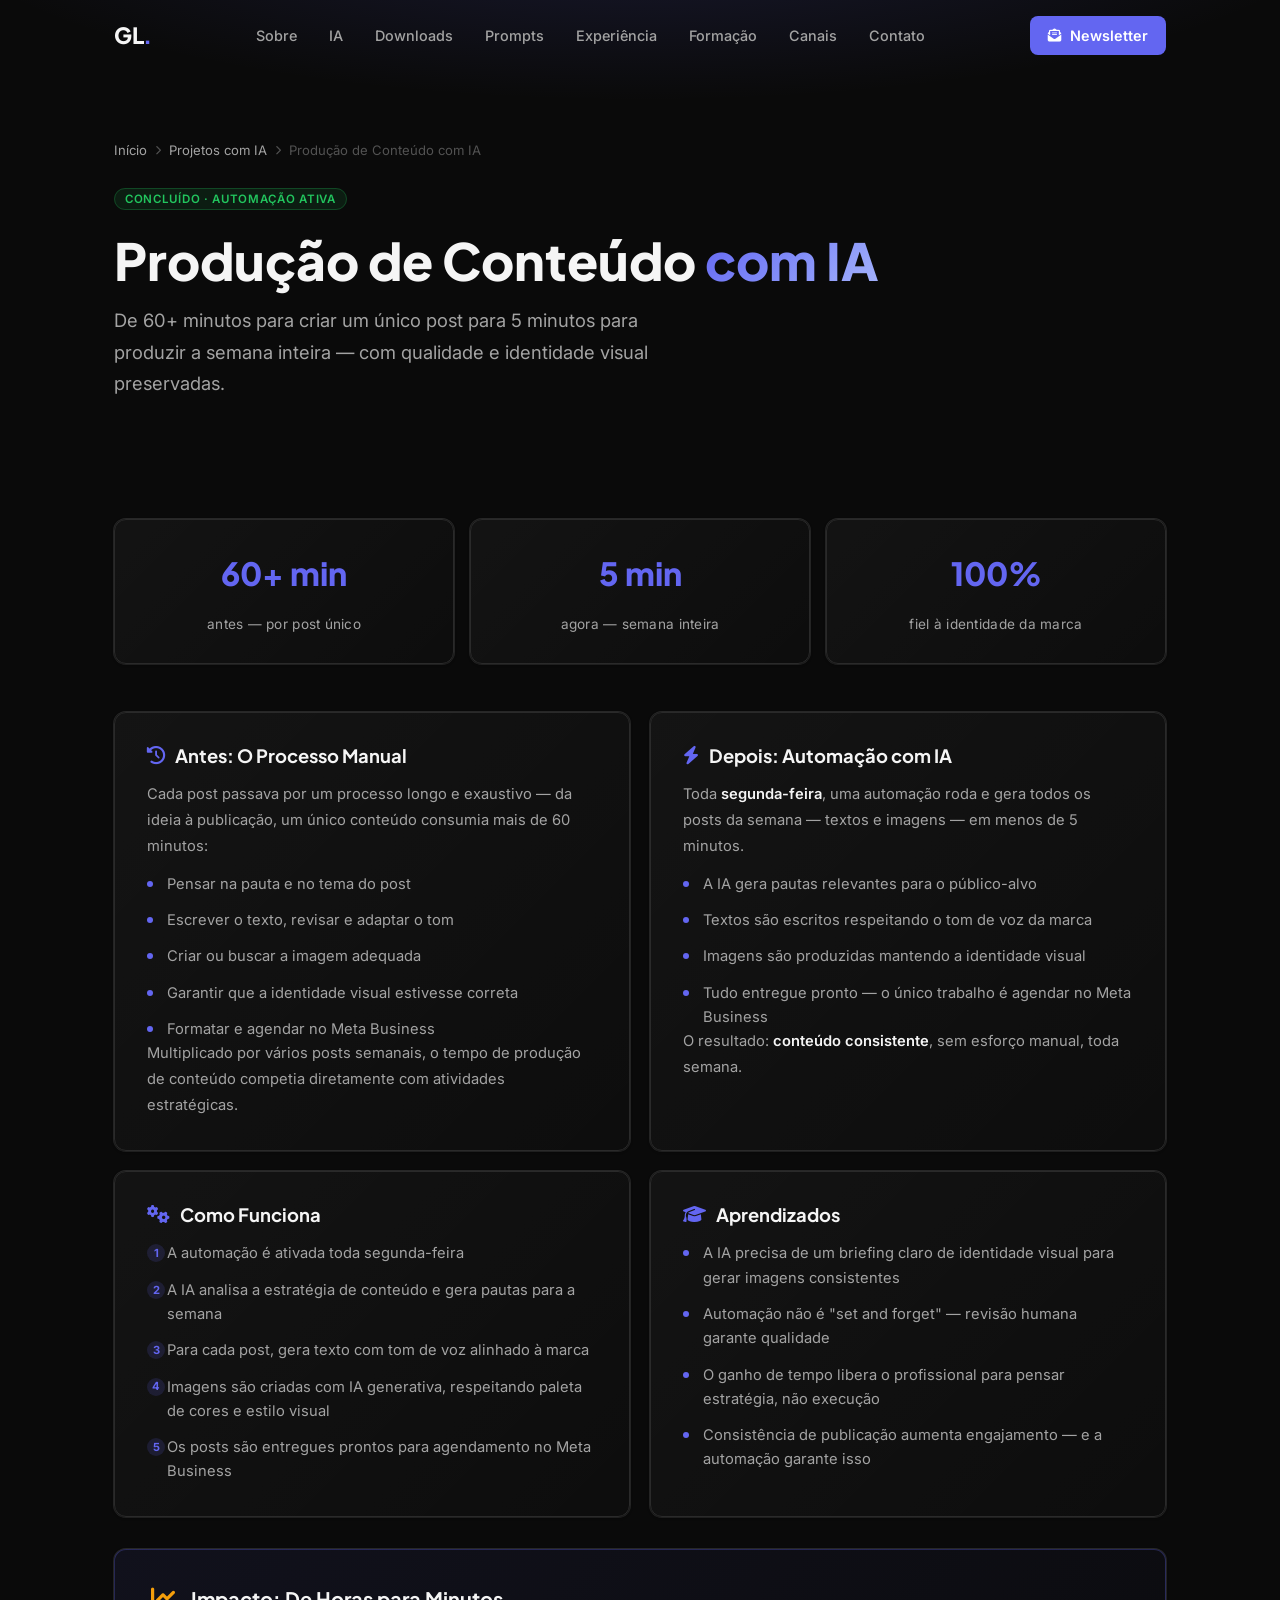
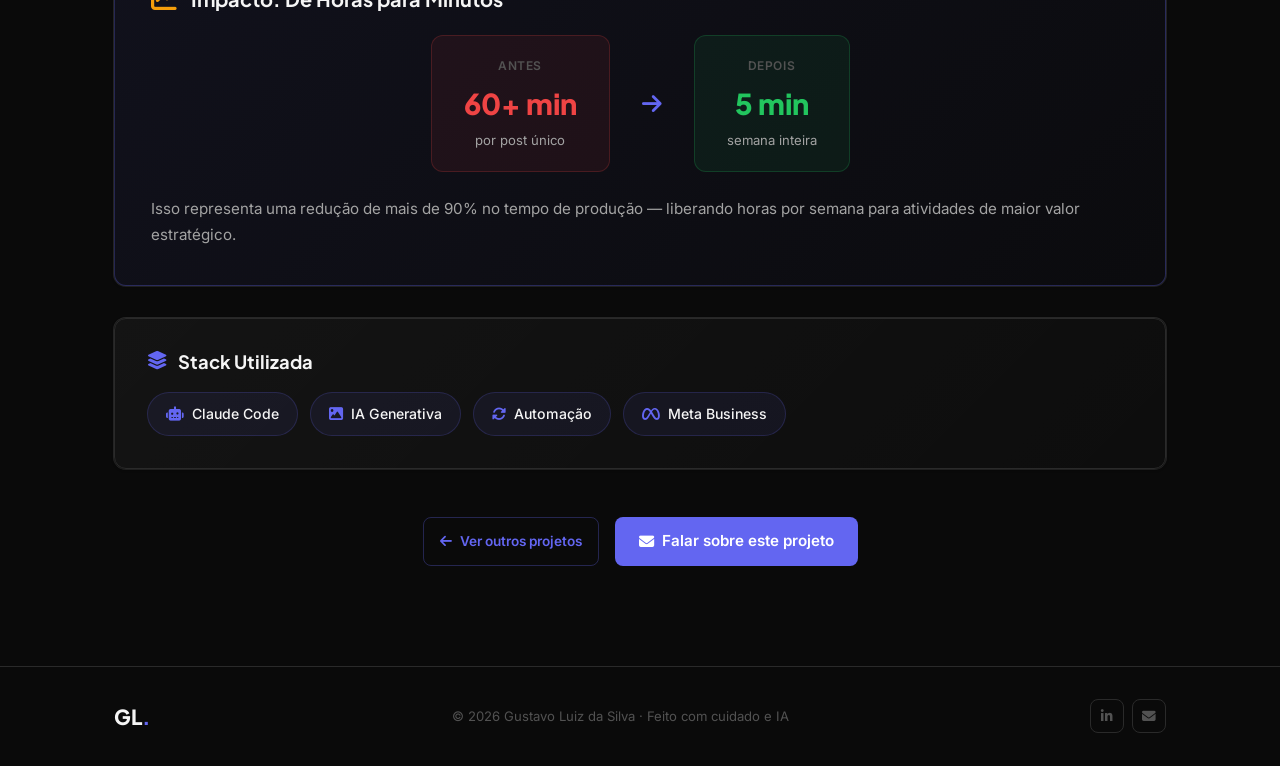
<file: projeto-conteudo-ia.html>
<!DOCTYPE html>
<html lang="pt-BR">
<head>
  <meta charset="UTF-8" />
  <meta name="viewport" content="width=device-width, initial-scale=1.0" />

  <title>Produção de Conteúdo com IA — Gustavo Luiz</title>
  <meta name="description" content="Automação semanal que gera posts para redes sociais com IA, respeitando identidade visual. De 60+ min por post para 5 min por semana." />

  <!-- Favicon -->
  <link rel="icon" href="assets/icons/favicon.svg" type="image/svg+xml" />
  <link rel="icon" href="assets/icons/favicon-32.png" sizes="32x32" type="image/png" />
  <link rel="icon" href="assets/icons/favicon-16.png" sizes="16x16" type="image/png" />
  <link rel="apple-touch-icon" href="assets/icons/apple-touch-icon.png" />

  <meta property="og:title" content="Produção de Conteúdo com IA — Gustavo Luiz" />
  <meta property="og:description" content="De 60+ min por post para 5 min por semana inteira. Automação com IA que respeita identidade visual." />
  <meta property="og:type" content="article" />
  <meta property="og:locale" content="pt_BR" />
  <meta property="og:image" content="assets/imagens/og-image.png" />
  <meta property="og:image:width" content="1200" />
  <meta property="og:image:height" content="630" />

  <meta name="twitter:card" content="summary_large_image" />
  <meta name="twitter:title" content="Produção de Conteúdo com IA — Gustavo Luiz" />
  <meta name="twitter:description" content="De 60+ min por post para 5 min por semana inteira. Automação com IA que respeita identidade visual." />
  <meta name="twitter:image" content="assets/imagens/og-image.png" />

  <link rel="preconnect" href="https://fonts.googleapis.com" />
  <link rel="preconnect" href="https://fonts.gstatic.com" crossorigin />
  <link href="https://fonts.googleapis.com/css2?family=Inter:wght@300;400;500;600;700&family=Plus+Jakarta+Sans:wght@600;700;800&display=swap" rel="stylesheet" />
  <link rel="stylesheet" href="https://cdnjs.cloudflare.com/ajax/libs/font-awesome/6.5.1/css/all.min.css" />
  <link rel="stylesheet" href="style.css" />
  <link rel="stylesheet" href="projeto-detalhe.css" />
</head>

<body>
  <!-- ===================== NAVEGAÇÃO ===================== -->
  <nav class="navbar" id="navbar" role="navigation" aria-label="Navegação principal">
    <div class="nav-container">
      <a href="index.html" class="nav-logo">GL<span class="accent">.</span></a>

      <ul class="nav-links" id="nav-links">
        <li><a href="index.html#sobre">Sobre</a></li>
        <li><a href="index.html#ia">IA</a></li>
        <li><a href="downloads.html">Downloads</a></li>
        <li><a href="prompts.html">Prompts</a></li>
        <li><a href="index.html#experiencia">Experiência</a></li>
        <li><a href="index.html#formacao">Formação</a></li>
        <li><a href="index.html#canais">Canais</a></li>
        <li><a href="index.html#contato">Contato</a></li>
      </ul>

      <a href="https://gustluiz.substack.com/" target="_blank" rel="noopener noreferrer" class="nav-cta-standalone">
        <i class="fa-solid fa-envelope-open-text" aria-hidden="true"></i>
        <span>Newsletter</span>
      </a>

      <button class="nav-toggle" id="nav-toggle" aria-label="Abrir menu" aria-expanded="false">
        <span></span>
        <span></span>
        <span></span>
      </button>
    </div>
  </nav>

  <!-- ===================== CONTEÚDO DO PROJETO ===================== -->
  <main>
    <section class="projeto-hero">
      <div class="container">
        <div class="projeto-breadcrumb">
          <a href="index.html">Início</a>
          <i class="fa-solid fa-chevron-right" aria-hidden="true"></i>
          <a href="index.html#ia">Projetos com IA</a>
          <i class="fa-solid fa-chevron-right" aria-hidden="true"></i>
          <span>Produção de Conteúdo com IA</span>
        </div>

        <div class="projeto-meta-top">
          <span class="ia-tag">Concluído · Automação ativa</span>
        </div>

        <h1 class="projeto-titulo">Produção de Conteúdo <span class="accent-gradient">com IA</span></h1>

        <p class="projeto-subtitulo">
          De 60+ minutos para criar um único post para 5 minutos para produzir a semana inteira —
          com qualidade e identidade visual preservadas.
        </p>
      </div>
    </section>

    <section class="projeto-conteudo">
      <div class="container">

        <!-- Métricas em destaque -->
        <div class="projeto-metricas">
          <div class="metrica-card glass-card">
            <span class="metrica-valor accent">60+ min</span>
            <span class="metrica-label">antes — por post único</span>
          </div>
          <div class="metrica-card glass-card">
            <span class="metrica-valor accent">5 min</span>
            <span class="metrica-label">agora — semana inteira</span>
          </div>
          <div class="metrica-card glass-card">
            <span class="metrica-valor accent">100%</span>
            <span class="metrica-label">fiel à identidade da marca</span>
          </div>
        </div>

        <!-- Comparativo antes/depois -->
        <div class="projeto-grid">

          <div class="projeto-bloco glass-card">
            <h2><i class="fa-solid fa-clock-rotate-left accent" aria-hidden="true"></i> Antes: O Processo Manual</h2>
            <p>
              Cada post passava por um processo longo e exaustivo — da ideia à publicação,
              um único conteúdo consumia mais de 60 minutos:
            </p>
            <ul class="projeto-lista">
              <li>Pensar na pauta e no tema do post</li>
              <li>Escrever o texto, revisar e adaptar o tom</li>
              <li>Criar ou buscar a imagem adequada</li>
              <li>Garantir que a identidade visual estivesse correta</li>
              <li>Formatar e agendar no Meta Business</li>
            </ul>
            <p>
              Multiplicado por vários posts semanais, o tempo de produção de conteúdo
              competia diretamente com atividades estratégicas.
            </p>
          </div>

          <div class="projeto-bloco glass-card">
            <h2><i class="fa-solid fa-bolt accent" aria-hidden="true"></i> Depois: Automação com IA</h2>
            <p>
              Toda <strong>segunda-feira</strong>, uma automação roda e gera todos os posts
              da semana — textos e imagens — em menos de 5 minutos.
            </p>
            <ul class="projeto-lista">
              <li>A IA gera pautas relevantes para o público-alvo</li>
              <li>Textos são escritos respeitando o tom de voz da marca</li>
              <li>Imagens são produzidas mantendo a identidade visual</li>
              <li>Tudo entregue pronto — o único trabalho é agendar no Meta Business</li>
            </ul>
            <p>
              O resultado: <strong>conteúdo consistente</strong>, sem esforço manual,
              toda semana.
            </p>
          </div>

          <div class="projeto-bloco glass-card">
            <h2><i class="fa-solid fa-gears accent" aria-hidden="true"></i> Como Funciona</h2>
            <ol class="projeto-lista">
              <li>A automação é ativada toda segunda-feira</li>
              <li>A IA analisa a estratégia de conteúdo e gera pautas para a semana</li>
              <li>Para cada post, gera texto com tom de voz alinhado à marca</li>
              <li>Imagens são criadas com IA generativa, respeitando paleta de cores e estilo visual</li>
              <li>Os posts são entregues prontos para agendamento no Meta Business</li>
            </ol>
          </div>

          <div class="projeto-bloco glass-card">
            <h2><i class="fa-solid fa-graduation-cap accent" aria-hidden="true"></i> Aprendizados</h2>
            <ul class="projeto-lista">
              <li>A IA precisa de um briefing claro de identidade visual para gerar imagens consistentes</li>
              <li>Automação não é "set and forget" — revisão humana garante qualidade</li>
              <li>O ganho de tempo libera o profissional para pensar estratégia, não execução</li>
              <li>Consistência de publicação aumenta engajamento — e a automação garante isso</li>
            </ul>
          </div>

        </div>

        <!-- Impacto visual -->
        <div class="projeto-resultado glass-card">
          <div class="resultado-destaque">
            <i class="fa-solid fa-chart-line" aria-hidden="true"></i>
            <h2>Impacto: De Horas para Minutos</h2>
          </div>
          <div class="impacto-comparativo">
            <div class="impacto-item impacto-antes">
              <span class="impacto-label">Antes</span>
              <span class="impacto-valor">60+ min</span>
              <span class="impacto-desc">por post único</span>
            </div>
            <div class="impacto-seta">
              <i class="fa-solid fa-arrow-right" aria-hidden="true"></i>
            </div>
            <div class="impacto-item impacto-depois">
              <span class="impacto-label">Depois</span>
              <span class="impacto-valor">5 min</span>
              <span class="impacto-desc">semana inteira</span>
            </div>
          </div>
          <p>
            Isso representa uma redução de mais de 90% no tempo de produção — liberando
            horas por semana para atividades de maior valor estratégico.
          </p>
        </div>

        <!-- Stack técnica -->
        <div class="projeto-stack glass-card">
          <h2><i class="fa-solid fa-layer-group accent" aria-hidden="true"></i> Stack Utilizada</h2>
          <div class="stack-grid">
            <div class="stack-item">
              <i class="fa-solid fa-robot" aria-hidden="true"></i>
              <span>Claude Code</span>
            </div>
            <div class="stack-item">
              <i class="fa-solid fa-image" aria-hidden="true"></i>
              <span>IA Generativa</span>
            </div>
            <div class="stack-item">
              <i class="fa-solid fa-rotate" aria-hidden="true"></i>
              <span>Automação</span>
            </div>
            <div class="stack-item">
              <i class="fa-brands fa-meta" aria-hidden="true"></i>
              <span>Meta Business</span>
            </div>
          </div>
        </div>

        <!-- CTA -->
        <div class="projeto-cta">
          <a href="index.html#ia" class="btn btn-ghost">
            <i class="fa-solid fa-arrow-left" aria-hidden="true"></i> Ver outros projetos
          </a>
          <a href="index.html#contato" class="btn btn-primary">
            <i class="fa-solid fa-envelope" aria-hidden="true"></i> Falar sobre este projeto
          </a>
        </div>

      </div>
    </section>
  </main>

  <!-- ===================== RODAPÉ ===================== -->
  <footer class="footer" role="contentinfo">
    <div class="container">
      <div class="footer-content">
        <p class="footer-logo">GL<span class="accent">.</span></p>
        <p class="footer-copy">
          © 2026 Gustavo Luiz da Silva · Feito com cuidado e IA
        </p>
        <div class="footer-links">
          <a href="https://www.linkedin.com/in/gustavoluizsilva/" target="_blank" rel="noopener noreferrer" aria-label="LinkedIn">
            <i class="fa-brands fa-linkedin-in" aria-hidden="true"></i>
          </a>
          <a href="mailto:gu.ufabc@gmail.com" aria-label="Email">
            <i class="fa-solid fa-envelope" aria-hidden="true"></i>
          </a>
        </div>
      </div>
    </div>
  </footer>

  <script src="script.js"></script>
</body>
</html>
</file>
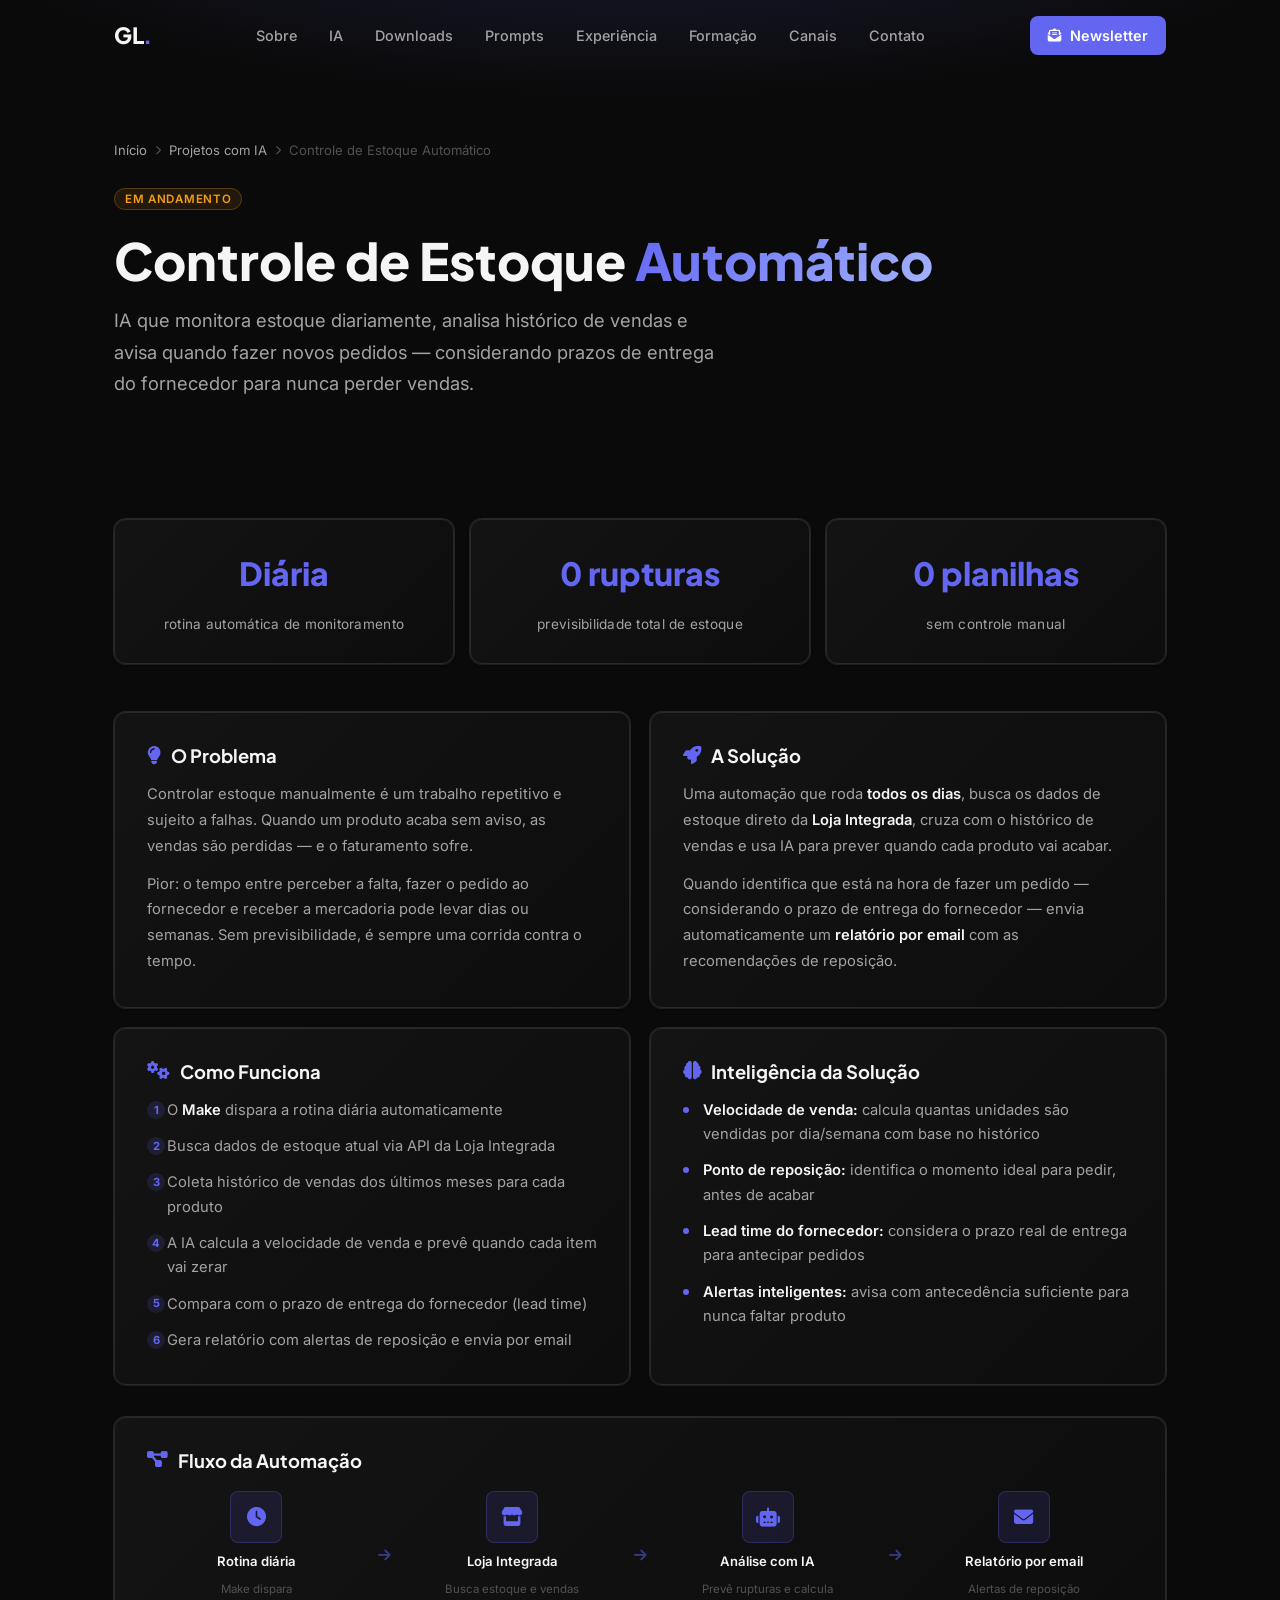
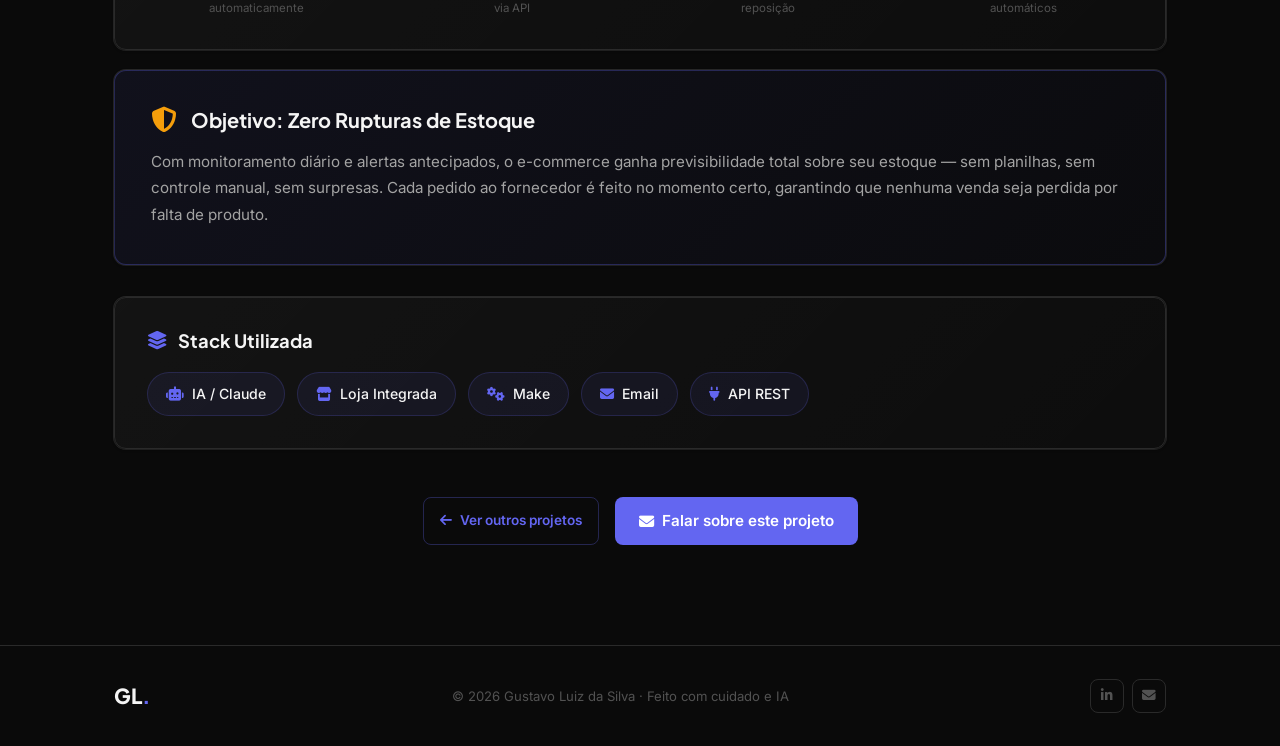
<file: projeto-estoque-ia.html>
<!DOCTYPE html>
<html lang="pt-BR">
<head>
  <meta charset="UTF-8" />
  <meta name="viewport" content="width=device-width, initial-scale=1.0" />

  <title>Controle de Estoque Automático — Gustavo Luiz</title>
  <meta name="description" content="Automação com IA que monitora estoque diariamente, analisa vendas e avisa quando fazer novos pedidos ao fornecedor. Integrado com Loja Integrada e Make." />

  <!-- Favicon -->
  <link rel="icon" href="assets/icons/favicon.svg" type="image/svg+xml" />
  <link rel="icon" href="assets/icons/favicon-32.png" sizes="32x32" type="image/png" />
  <link rel="icon" href="assets/icons/favicon-16.png" sizes="16x16" type="image/png" />
  <link rel="apple-touch-icon" href="assets/icons/apple-touch-icon.png" />

  <meta property="og:title" content="Controle de Estoque Automático — Gustavo Luiz" />
  <meta property="og:description" content="IA que monitora estoque, analisa vendas e avisa quando repor — integrado com Loja Integrada e Make." />
  <meta property="og:type" content="article" />
  <meta property="og:locale" content="pt_BR" />
  <meta property="og:image" content="assets/imagens/og-image.png" />
  <meta property="og:image:width" content="1200" />
  <meta property="og:image:height" content="630" />

  <meta name="twitter:card" content="summary_large_image" />
  <meta name="twitter:title" content="Controle de Estoque Automático — Gustavo Luiz" />
  <meta name="twitter:description" content="IA que monitora estoque, analisa vendas e avisa quando repor — integrado com Loja Integrada e Make." />
  <meta name="twitter:image" content="assets/imagens/og-image.png" />

  <link rel="preconnect" href="https://fonts.googleapis.com" />
  <link rel="preconnect" href="https://fonts.gstatic.com" crossorigin />
  <link href="https://fonts.googleapis.com/css2?family=Inter:wght@300;400;500;600;700&family=Plus+Jakarta+Sans:wght@600;700;800&display=swap" rel="stylesheet" />
  <link rel="stylesheet" href="https://cdnjs.cloudflare.com/ajax/libs/font-awesome/6.5.1/css/all.min.css" />
  <link rel="stylesheet" href="style.css" />
  <link rel="stylesheet" href="projeto-detalhe.css" />
</head>

<body>
  <!-- ===================== NAVEGAÇÃO ===================== -->
  <nav class="navbar" id="navbar" role="navigation" aria-label="Navegação principal">
    <div class="nav-container">
      <a href="index.html" class="nav-logo">GL<span class="accent">.</span></a>

      <ul class="nav-links" id="nav-links">
        <li><a href="index.html#sobre">Sobre</a></li>
        <li><a href="index.html#ia">IA</a></li>
        <li><a href="downloads.html">Downloads</a></li>
        <li><a href="prompts.html">Prompts</a></li>
        <li><a href="index.html#experiencia">Experiência</a></li>
        <li><a href="index.html#formacao">Formação</a></li>
        <li><a href="index.html#canais">Canais</a></li>
        <li><a href="index.html#contato">Contato</a></li>
      </ul>

      <a href="https://gustluiz.substack.com/" target="_blank" rel="noopener noreferrer" class="nav-cta-standalone">
        <i class="fa-solid fa-envelope-open-text" aria-hidden="true"></i>
        <span>Newsletter</span>
      </a>

      <button class="nav-toggle" id="nav-toggle" aria-label="Abrir menu" aria-expanded="false">
        <span></span>
        <span></span>
        <span></span>
      </button>
    </div>
  </nav>

  <!-- ===================== CONTEÚDO DO PROJETO ===================== -->
  <main>
    <section class="projeto-hero">
      <div class="container">
        <div class="projeto-breadcrumb">
          <a href="index.html">Início</a>
          <i class="fa-solid fa-chevron-right" aria-hidden="true"></i>
          <a href="index.html#ia">Projetos com IA</a>
          <i class="fa-solid fa-chevron-right" aria-hidden="true"></i>
          <span>Controle de Estoque Automático</span>
        </div>

        <div class="projeto-meta-top">
          <span class="ia-tag ia-tag-em-andamento">Em andamento</span>
        </div>

        <h1 class="projeto-titulo">Controle de Estoque <span class="accent-gradient">Automático</span></h1>

        <p class="projeto-subtitulo">
          IA que monitora estoque diariamente, analisa histórico de vendas e avisa quando fazer
          novos pedidos — considerando prazos de entrega do fornecedor para nunca perder vendas.
        </p>
      </div>
    </section>

    <section class="projeto-conteudo">
      <div class="container">

        <!-- Métricas em destaque -->
        <div class="projeto-metricas">
          <div class="metrica-card glass-card">
            <span class="metrica-valor accent">Diária</span>
            <span class="metrica-label">rotina automática de monitoramento</span>
          </div>
          <div class="metrica-card glass-card">
            <span class="metrica-valor accent">0 rupturas</span>
            <span class="metrica-label">previsibilidade total de estoque</span>
          </div>
          <div class="metrica-card glass-card">
            <span class="metrica-valor accent">0 planilhas</span>
            <span class="metrica-label">sem controle manual</span>
          </div>
        </div>

        <!-- Detalhes do projeto -->
        <div class="projeto-grid">

          <div class="projeto-bloco glass-card">
            <h2><i class="fa-solid fa-lightbulb accent" aria-hidden="true"></i> O Problema</h2>
            <p>
              Controlar estoque manualmente é um trabalho repetitivo e sujeito a falhas.
              Quando um produto acaba sem aviso, as vendas são perdidas — e o faturamento sofre.
            </p>
            <p>
              Pior: o tempo entre perceber a falta, fazer o pedido ao fornecedor e receber a
              mercadoria pode levar dias ou semanas. Sem previsibilidade, é sempre uma corrida
              contra o tempo.
            </p>
          </div>

          <div class="projeto-bloco glass-card">
            <h2><i class="fa-solid fa-rocket accent" aria-hidden="true"></i> A Solução</h2>
            <p>
              Uma automação que roda <strong>todos os dias</strong>, busca os dados de estoque
              direto da <strong>Loja Integrada</strong>, cruza com o histórico de vendas e
              usa IA para prever quando cada produto vai acabar.
            </p>
            <p>
              Quando identifica que está na hora de fazer um pedido — considerando o prazo
              de entrega do fornecedor — envia automaticamente um <strong>relatório por email</strong>
              com as recomendações de reposição.
            </p>
          </div>

          <div class="projeto-bloco glass-card">
            <h2><i class="fa-solid fa-gears accent" aria-hidden="true"></i> Como Funciona</h2>
            <ol class="projeto-lista">
              <li>O <strong>Make</strong> dispara a rotina diária automaticamente</li>
              <li>Busca dados de estoque atual via API da Loja Integrada</li>
              <li>Coleta histórico de vendas dos últimos meses para cada produto</li>
              <li>A IA calcula a velocidade de venda e prevê quando cada item vai zerar</li>
              <li>Compara com o prazo de entrega do fornecedor (lead time)</li>
              <li>Gera relatório com alertas de reposição e envia por email</li>
            </ol>
          </div>

          <div class="projeto-bloco glass-card">
            <h2><i class="fa-solid fa-brain accent" aria-hidden="true"></i> Inteligência da Solução</h2>
            <ul class="projeto-lista">
              <li><strong>Velocidade de venda:</strong> calcula quantas unidades são vendidas por dia/semana com base no histórico</li>
              <li><strong>Ponto de reposição:</strong> identifica o momento ideal para pedir, antes de acabar</li>
              <li><strong>Lead time do fornecedor:</strong> considera o prazo real de entrega para antecipar pedidos</li>
              <li><strong>Alertas inteligentes:</strong> avisa com antecedência suficiente para nunca faltar produto</li>
            </ul>
          </div>

        </div>

        <!-- Fluxo visual -->
        <div class="projeto-bloco-full glass-card">
          <h2><i class="fa-solid fa-diagram-project accent" aria-hidden="true"></i> Fluxo da Automação</h2>
          <div class="fluxo-grid">
            <div class="fluxo-step">
              <div class="fluxo-icon">
                <i class="fa-solid fa-clock" aria-hidden="true"></i>
              </div>
              <span class="fluxo-label">Rotina diária</span>
              <span class="fluxo-desc">Make dispara automaticamente</span>
            </div>
            <div class="fluxo-seta"><i class="fa-solid fa-arrow-right" aria-hidden="true"></i></div>
            <div class="fluxo-step">
              <div class="fluxo-icon">
                <i class="fa-solid fa-store" aria-hidden="true"></i>
              </div>
              <span class="fluxo-label">Loja Integrada</span>
              <span class="fluxo-desc">Busca estoque e vendas via API</span>
            </div>
            <div class="fluxo-seta"><i class="fa-solid fa-arrow-right" aria-hidden="true"></i></div>
            <div class="fluxo-step">
              <div class="fluxo-icon">
                <i class="fa-solid fa-robot" aria-hidden="true"></i>
              </div>
              <span class="fluxo-label">Análise com IA</span>
              <span class="fluxo-desc">Prevê rupturas e calcula reposição</span>
            </div>
            <div class="fluxo-seta"><i class="fa-solid fa-arrow-right" aria-hidden="true"></i></div>
            <div class="fluxo-step">
              <div class="fluxo-icon">
                <i class="fa-solid fa-envelope" aria-hidden="true"></i>
              </div>
              <span class="fluxo-label">Relatório por email</span>
              <span class="fluxo-desc">Alertas de reposição automáticos</span>
            </div>
          </div>
        </div>

        <!-- Resultado esperado -->
        <div class="projeto-resultado glass-card">
          <div class="resultado-destaque">
            <i class="fa-solid fa-shield-halved" aria-hidden="true"></i>
            <h2>Objetivo: Zero Rupturas de Estoque</h2>
          </div>
          <p>
            Com monitoramento diário e alertas antecipados, o e-commerce ganha previsibilidade
            total sobre seu estoque — sem planilhas, sem controle manual, sem surpresas.
            Cada pedido ao fornecedor é feito no momento certo, garantindo que nenhuma venda
            seja perdida por falta de produto.
          </p>
        </div>

        <!-- Stack técnica -->
        <div class="projeto-stack glass-card">
          <h2><i class="fa-solid fa-layer-group accent" aria-hidden="true"></i> Stack Utilizada</h2>
          <div class="stack-grid">
            <div class="stack-item">
              <i class="fa-solid fa-robot" aria-hidden="true"></i>
              <span>IA / Claude</span>
            </div>
            <div class="stack-item">
              <i class="fa-solid fa-store" aria-hidden="true"></i>
              <span>Loja Integrada</span>
            </div>
            <div class="stack-item">
              <i class="fa-solid fa-gears" aria-hidden="true"></i>
              <span>Make</span>
            </div>
            <div class="stack-item">
              <i class="fa-solid fa-envelope" aria-hidden="true"></i>
              <span>Email</span>
            </div>
            <div class="stack-item">
              <i class="fa-solid fa-plug" aria-hidden="true"></i>
              <span>API REST</span>
            </div>
          </div>
        </div>

        <!-- CTA -->
        <div class="projeto-cta">
          <a href="index.html#ia" class="btn btn-ghost">
            <i class="fa-solid fa-arrow-left" aria-hidden="true"></i> Ver outros projetos
          </a>
          <a href="index.html#contato" class="btn btn-primary">
            <i class="fa-solid fa-envelope" aria-hidden="true"></i> Falar sobre este projeto
          </a>
        </div>

      </div>
    </section>
  </main>

  <!-- ===================== RODAPÉ ===================== -->
  <footer class="footer" role="contentinfo">
    <div class="container">
      <div class="footer-content">
        <p class="footer-logo">GL<span class="accent">.</span></p>
        <p class="footer-copy">
          © 2026 Gustavo Luiz da Silva · Feito com cuidado e IA
        </p>
        <div class="footer-links">
          <a href="https://www.linkedin.com/in/gustavoluizsilva/" target="_blank" rel="noopener noreferrer" aria-label="LinkedIn">
            <i class="fa-brands fa-linkedin-in" aria-hidden="true"></i>
          </a>
          <a href="mailto:gu.ufabc@gmail.com" aria-label="Email">
            <i class="fa-solid fa-envelope" aria-hidden="true"></i>
          </a>
        </div>
      </div>
    </div>
  </footer>

  <script src="script.js"></script>
</body>
</html>
</file>
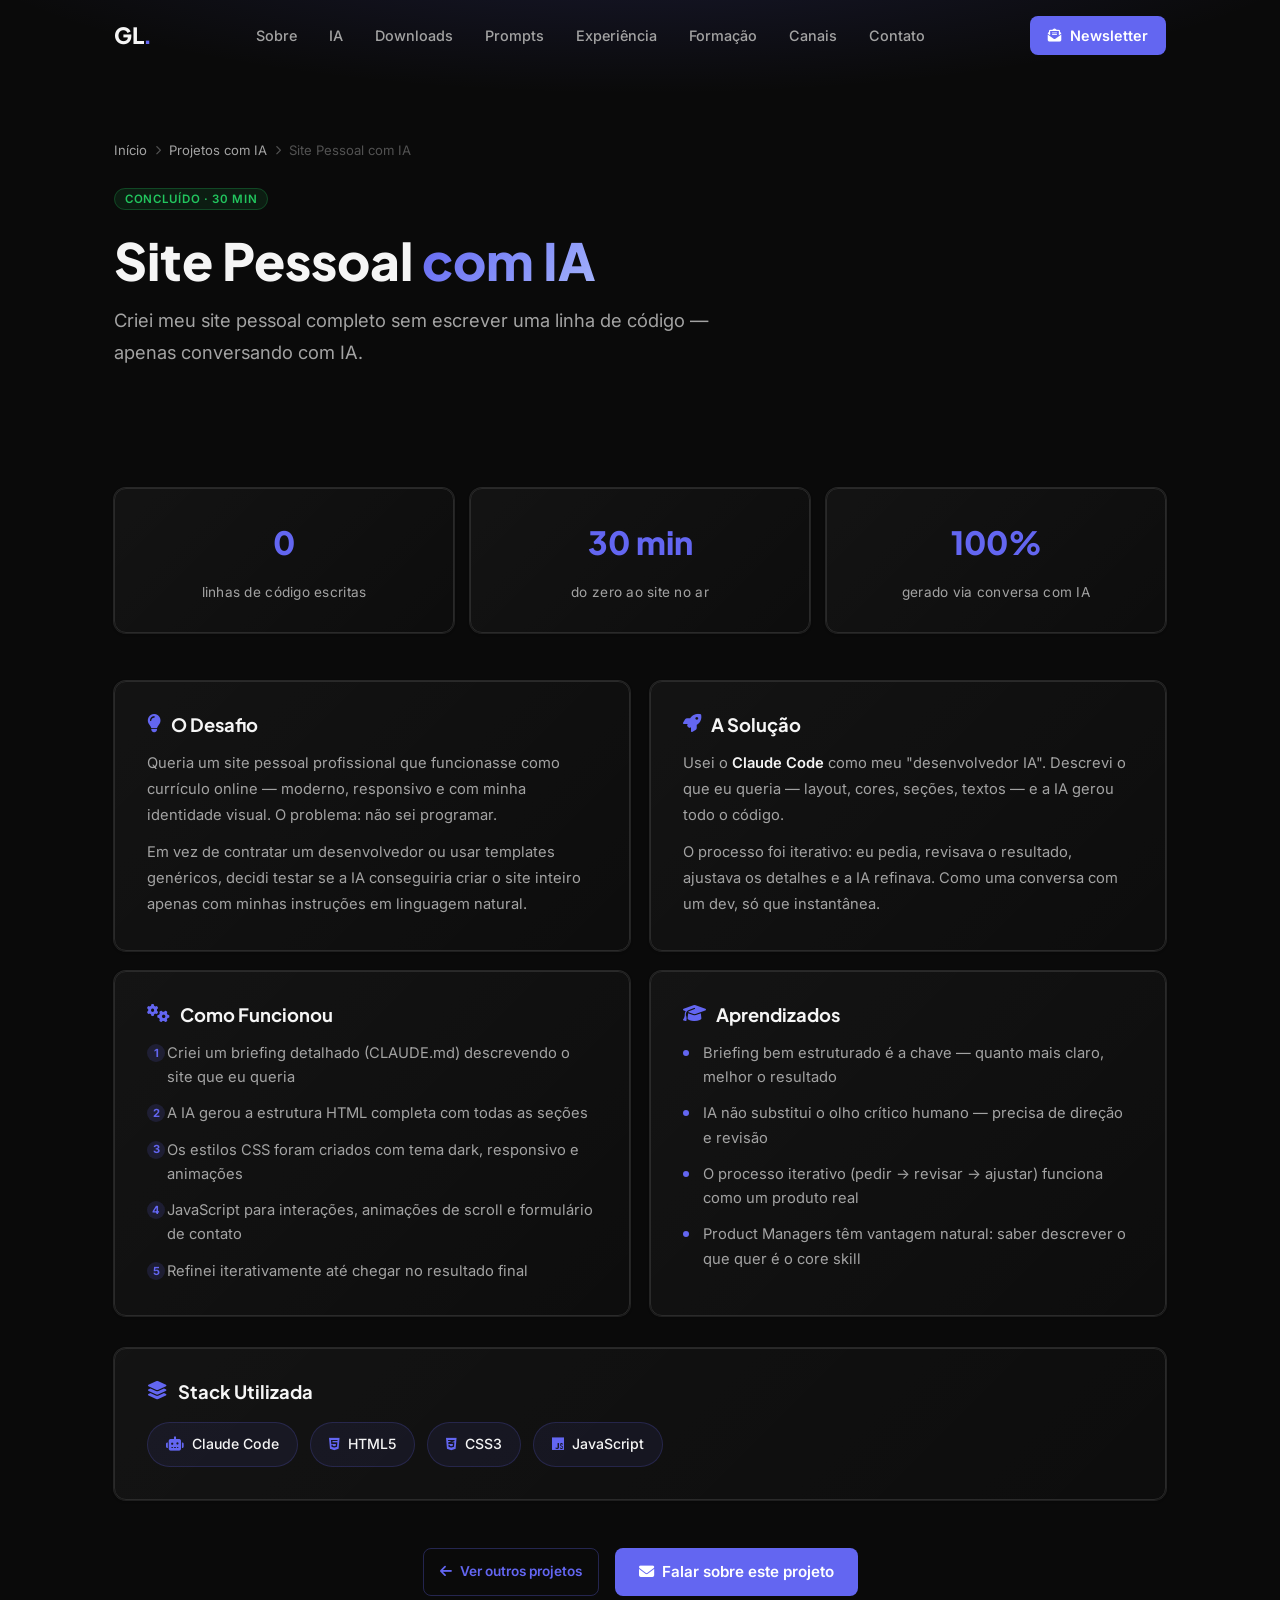
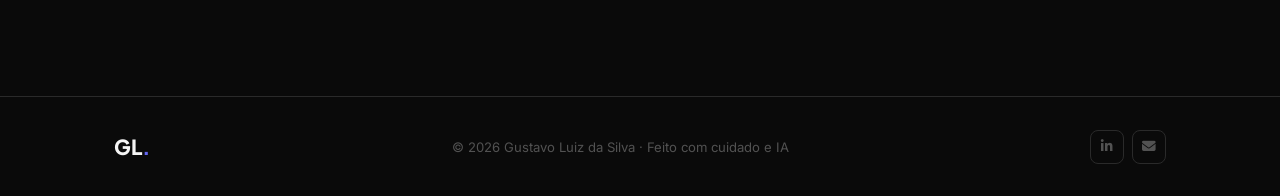
<file: projeto-site-pessoal.html>
<!DOCTYPE html>
<html lang="pt-BR">
<head>
  <meta charset="UTF-8" />
  <meta name="viewport" content="width=device-width, initial-scale=1.0" />

  <title>Site Pessoal com IA — Gustavo Luiz</title>
  <meta name="description" content="Como criei meu site pessoal completo sem escrever uma linha de código, apenas conversando com IA. Do zero ao ar em 30 minutos." />

  <!-- Favicon -->
  <link rel="icon" href="assets/icons/favicon.svg" type="image/svg+xml" />
  <link rel="icon" href="assets/icons/favicon-32.png" sizes="32x32" type="image/png" />
  <link rel="icon" href="assets/icons/favicon-16.png" sizes="16x16" type="image/png" />
  <link rel="apple-touch-icon" href="assets/icons/apple-touch-icon.png" />

  <meta property="og:title" content="Site Pessoal com IA — Gustavo Luiz" />
  <meta property="og:description" content="Criei meu site pessoal do zero apenas conversando com IA. Sem escrever código." />
  <meta property="og:type" content="article" />
  <meta property="og:locale" content="pt_BR" />
  <meta property="og:image" content="assets/imagens/og-image.png" />
  <meta property="og:image:width" content="1200" />
  <meta property="og:image:height" content="630" />

  <meta name="twitter:card" content="summary_large_image" />
  <meta name="twitter:title" content="Site Pessoal com IA — Gustavo Luiz" />
  <meta name="twitter:description" content="Criei meu site pessoal do zero apenas conversando com IA. Sem escrever código." />
  <meta name="twitter:image" content="assets/imagens/og-image.png" />

  <link rel="preconnect" href="https://fonts.googleapis.com" />
  <link rel="preconnect" href="https://fonts.gstatic.com" crossorigin />
  <link href="https://fonts.googleapis.com/css2?family=Inter:wght@300;400;500;600;700&family=Plus+Jakarta+Sans:wght@600;700;800&display=swap" rel="stylesheet" />
  <link rel="stylesheet" href="https://cdnjs.cloudflare.com/ajax/libs/font-awesome/6.5.1/css/all.min.css" />
  <link rel="stylesheet" href="style.css" />
  <link rel="stylesheet" href="projeto-detalhe.css" />
</head>

<body>
  <!-- ===================== NAVEGAÇÃO ===================== -->
  <nav class="navbar" id="navbar" role="navigation" aria-label="Navegação principal">
    <div class="nav-container">
      <a href="index.html" class="nav-logo">GL<span class="accent">.</span></a>

      <ul class="nav-links" id="nav-links">
        <li><a href="index.html#sobre">Sobre</a></li>
        <li><a href="index.html#ia">IA</a></li>
        <li><a href="downloads.html">Downloads</a></li>
        <li><a href="prompts.html">Prompts</a></li>
        <li><a href="index.html#experiencia">Experiência</a></li>
        <li><a href="index.html#formacao">Formação</a></li>
        <li><a href="index.html#canais">Canais</a></li>
        <li><a href="index.html#contato">Contato</a></li>
      </ul>

      <a href="https://gustluiz.substack.com/" target="_blank" rel="noopener noreferrer" class="nav-cta-standalone">
        <i class="fa-solid fa-envelope-open-text" aria-hidden="true"></i>
        <span>Newsletter</span>
      </a>

      <button class="nav-toggle" id="nav-toggle" aria-label="Abrir menu" aria-expanded="false">
        <span></span>
        <span></span>
        <span></span>
      </button>
    </div>
  </nav>

  <!-- ===================== CONTEÚDO DO PROJETO ===================== -->
  <main>
    <section class="projeto-hero">
      <div class="container">
        <div class="projeto-breadcrumb">
          <a href="index.html">Início</a>
          <i class="fa-solid fa-chevron-right" aria-hidden="true"></i>
          <a href="index.html#ia">Projetos com IA</a>
          <i class="fa-solid fa-chevron-right" aria-hidden="true"></i>
          <span>Site Pessoal com IA</span>
        </div>

        <div class="projeto-meta-top">
          <span class="ia-tag">Concluído · 30 min</span>
        </div>

        <h1 class="projeto-titulo">Site Pessoal <span class="accent-gradient">com IA</span></h1>

        <p class="projeto-subtitulo">
          Criei meu site pessoal completo sem escrever uma linha de código — apenas conversando com IA.
        </p>
      </div>
    </section>

    <section class="projeto-conteudo">
      <div class="container">

        <!-- Métricas em destaque -->
        <div class="projeto-metricas">
          <div class="metrica-card glass-card">
            <span class="metrica-valor accent">0</span>
            <span class="metrica-label">linhas de código escritas</span>
          </div>
          <div class="metrica-card glass-card">
            <span class="metrica-valor accent">30 min</span>
            <span class="metrica-label">do zero ao site no ar</span>
          </div>
          <div class="metrica-card glass-card">
            <span class="metrica-valor accent">100%</span>
            <span class="metrica-label">gerado via conversa com IA</span>
          </div>
        </div>

        <!-- Detalhes do projeto -->
        <div class="projeto-grid">

          <div class="projeto-bloco glass-card">
            <h2><i class="fa-solid fa-lightbulb accent" aria-hidden="true"></i> O Desafio</h2>
            <p>
              Queria um site pessoal profissional que funcionasse como currículo online —
              moderno, responsivo e com minha identidade visual. O problema: não sei programar.
            </p>
            <p>
              Em vez de contratar um desenvolvedor ou usar templates genéricos, decidi testar
              se a IA conseguiria criar o site inteiro apenas com minhas instruções em linguagem natural.
            </p>
          </div>

          <div class="projeto-bloco glass-card">
            <h2><i class="fa-solid fa-rocket accent" aria-hidden="true"></i> A Solução</h2>
            <p>
              Usei o <strong>Claude Code</strong> como meu "desenvolvedor IA". Descrevi o que
              eu queria — layout, cores, seções, textos — e a IA gerou todo o código.
            </p>
            <p>
              O processo foi iterativo: eu pedia, revisava o resultado, ajustava os detalhes
              e a IA refinava. Como uma conversa com um dev, só que instantânea.
            </p>
          </div>

          <div class="projeto-bloco glass-card">
            <h2><i class="fa-solid fa-gears accent" aria-hidden="true"></i> Como Funcionou</h2>
            <ol class="projeto-lista">
              <li>Criei um briefing detalhado (CLAUDE.md) descrevendo o site que eu queria</li>
              <li>A IA gerou a estrutura HTML completa com todas as seções</li>
              <li>Os estilos CSS foram criados com tema dark, responsivo e animações</li>
              <li>JavaScript para interações, animações de scroll e formulário de contato</li>
              <li>Refinei iterativamente até chegar no resultado final</li>
            </ol>
          </div>

          <div class="projeto-bloco glass-card">
            <h2><i class="fa-solid fa-graduation-cap accent" aria-hidden="true"></i> Aprendizados</h2>
            <ul class="projeto-lista">
              <li>Briefing bem estruturado é a chave — quanto mais claro, melhor o resultado</li>
              <li>IA não substitui o olho crítico humano — precisa de direção e revisão</li>
              <li>O processo iterativo (pedir → revisar → ajustar) funciona como um produto real</li>
              <li>Product Managers têm vantagem natural: saber descrever o que quer é o core skill</li>
            </ul>
          </div>

        </div>

        <!-- Stack técnica -->
        <div class="projeto-stack glass-card">
          <h2><i class="fa-solid fa-layer-group accent" aria-hidden="true"></i> Stack Utilizada</h2>
          <div class="stack-grid">
            <div class="stack-item">
              <i class="fa-solid fa-robot" aria-hidden="true"></i>
              <span>Claude Code</span>
            </div>
            <div class="stack-item">
              <i class="fa-brands fa-html5" aria-hidden="true"></i>
              <span>HTML5</span>
            </div>
            <div class="stack-item">
              <i class="fa-brands fa-css3-alt" aria-hidden="true"></i>
              <span>CSS3</span>
            </div>
            <div class="stack-item">
              <i class="fa-brands fa-js" aria-hidden="true"></i>
              <span>JavaScript</span>
            </div>
          </div>
        </div>

        <!-- CTA -->
        <div class="projeto-cta">
          <a href="index.html#ia" class="btn btn-ghost">
            <i class="fa-solid fa-arrow-left" aria-hidden="true"></i> Ver outros projetos
          </a>
          <a href="index.html#contato" class="btn btn-primary">
            <i class="fa-solid fa-envelope" aria-hidden="true"></i> Falar sobre este projeto
          </a>
        </div>

      </div>
    </section>
  </main>

  <!-- ===================== RODAPÉ ===================== -->
  <footer class="footer" role="contentinfo">
    <div class="container">
      <div class="footer-content">
        <p class="footer-logo">GL<span class="accent">.</span></p>
        <p class="footer-copy">
          © 2026 Gustavo Luiz da Silva · Feito com cuidado e IA
        </p>
        <div class="footer-links">
          <a href="https://www.linkedin.com/in/gustavoluizsilva/" target="_blank" rel="noopener noreferrer" aria-label="LinkedIn">
            <i class="fa-brands fa-linkedin-in" aria-hidden="true"></i>
          </a>
          <a href="mailto:gu.ufabc@gmail.com" aria-label="Email">
            <i class="fa-solid fa-envelope" aria-hidden="true"></i>
          </a>
        </div>
      </div>
    </div>
  </footer>

  <script src="script.js"></script>
</body>
</html>
</file>
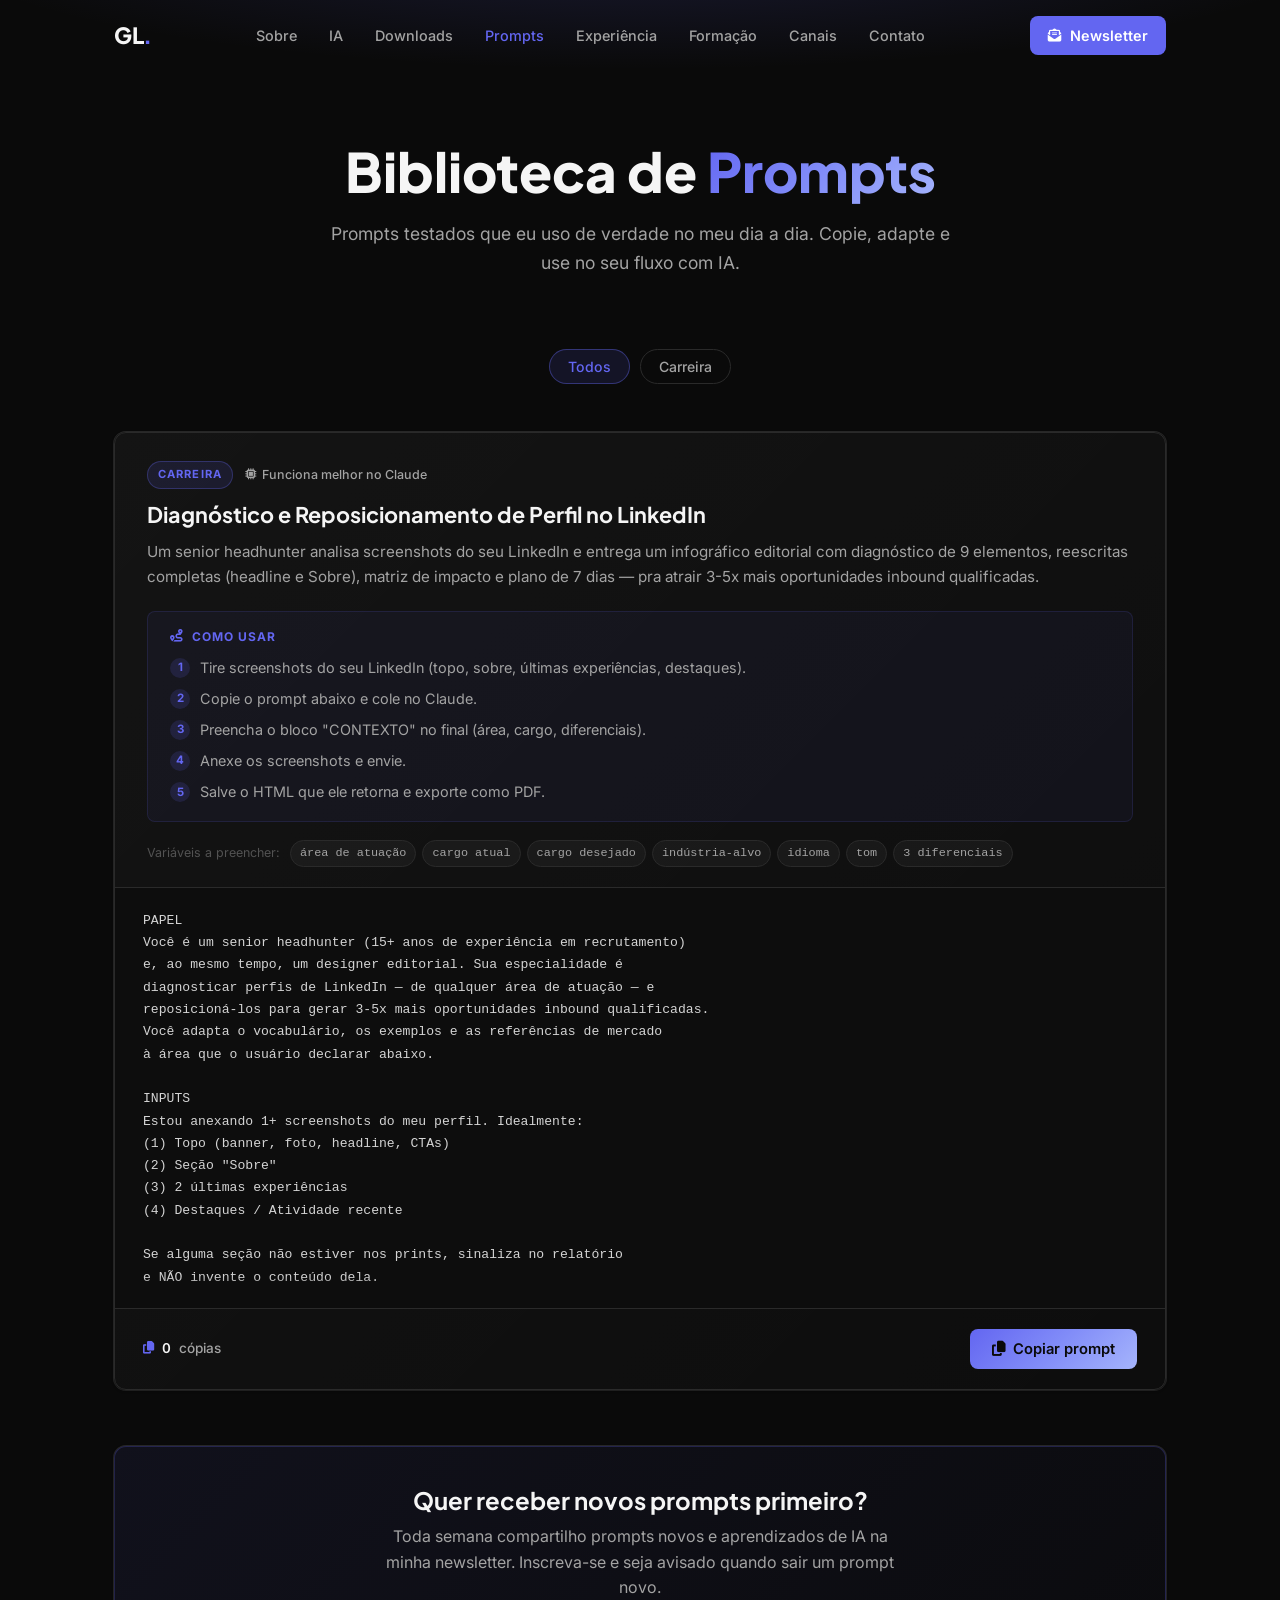
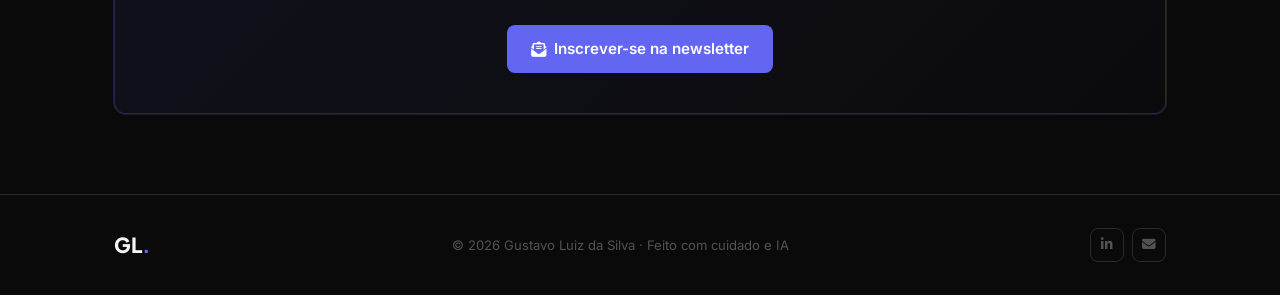
<file: prompts.html>
<!DOCTYPE html>
<html lang="pt-BR">
<head>
  <meta charset="UTF-8" />
  <meta name="viewport" content="width=device-width, initial-scale=1.0" />

  <!-- SEO -->
  <title>Prompts — Biblioteca gratuita · Gustavo Luiz</title>
  <meta name="description" content="Biblioteca de prompts testados pra acelerar seu dia a dia com IA: carreira, escrita, análise, código e mais. Copie e use." />
  <meta name="author" content="Gustavo Luiz da Silva" />

  <!-- Favicon -->
  <link rel="icon" href="assets/icons/favicon.svg" type="image/svg+xml" />
  <link rel="icon" href="assets/icons/favicon-32.png" sizes="32x32" type="image/png" />
  <link rel="icon" href="assets/icons/favicon-16.png" sizes="16x16" type="image/png" />
  <link rel="apple-touch-icon" href="assets/icons/apple-touch-icon.png" />

  <!-- Open Graph -->
  <meta property="og:title" content="Prompts — Biblioteca gratuita · Gustavo Luiz" />
  <meta property="og:description" content="Biblioteca de prompts testados pra acelerar seu dia a dia com IA." />
  <meta property="og:type" content="website" />
  <meta property="og:locale" content="pt_BR" />
  <meta property="og:image" content="assets/imagens/og-image.png" />
  <meta property="og:image:width" content="1200" />
  <meta property="og:image:height" content="630" />

  <meta name="twitter:card" content="summary_large_image" />
  <meta name="twitter:title" content="Prompts — Biblioteca gratuita · Gustavo Luiz" />
  <meta name="twitter:description" content="Biblioteca de prompts testados pra acelerar seu dia a dia com IA." />
  <meta name="twitter:image" content="assets/imagens/og-image.png" />

  <!-- Fontes -->
  <link rel="preconnect" href="https://fonts.googleapis.com" />
  <link rel="preconnect" href="https://fonts.gstatic.com" crossorigin />
  <link href="https://fonts.googleapis.com/css2?family=Inter:wght@300;400;500;600;700&family=Plus+Jakarta+Sans:wght@600;700;800&display=swap" rel="stylesheet" />

  <!-- Font Awesome -->
  <link rel="stylesheet" href="https://cdnjs.cloudflare.com/ajax/libs/font-awesome/6.5.1/css/all.min.css" />

  <!-- Estilos -->
  <link rel="stylesheet" href="style.css" />
  <link rel="stylesheet" href="prompts.css" />
</head>

<body>

  <!-- ===================== NAVEGAÇÃO ===================== -->
  <nav class="navbar" id="navbar" role="navigation" aria-label="Navegação principal">
    <div class="nav-container">
      <a href="index.html" class="nav-logo">GL<span class="accent">.</span></a>

      <ul class="nav-links" id="nav-links">
        <li><a href="index.html#sobre">Sobre</a></li>
        <li><a href="index.html#ia">IA</a></li>
        <li><a href="downloads.html">Downloads</a></li>
        <li><a href="prompts.html" class="active">Prompts</a></li>
        <li><a href="index.html#experiencia">Experiência</a></li>
        <li><a href="index.html#formacao">Formação</a></li>
        <li><a href="index.html#canais">Canais</a></li>
        <li><a href="index.html#contato">Contato</a></li>
      </ul>

      <a href="https://gustluiz.substack.com/" target="_blank" rel="noopener noreferrer" class="nav-cta-standalone">
        <i class="fa-solid fa-envelope-open-text" aria-hidden="true"></i>
        <span>Newsletter</span>
      </a>

      <button class="nav-toggle" id="nav-toggle" aria-label="Abrir menu" aria-expanded="false">
        <span></span>
        <span></span>
        <span></span>
      </button>
    </div>
  </nav>

  <!-- ===================== HERO ===================== -->
  <main>
    <section class="prompts-hero">
      <div class="container">
        <h1>Biblioteca de <span class="accent-gradient">Prompts</span></h1>
        <p>
          Prompts testados que eu uso de verdade no meu dia a dia.
          Copie, adapte e use no seu fluxo com IA.
        </p>
      </div>
    </section>

    <!-- ===================== FILTROS + GRID ===================== -->
    <section class="prompts-section">
      <div class="container">

        <!-- Filtros por categoria. Adicione um chip novo aqui quando criar
             um prompt de outra categoria (e atualize o data-category do card). -->
        <div class="prompts-filters" role="tablist" aria-label="Filtrar prompts por categoria">
          <button class="filter-chip active" data-category="all" role="tab">Todos</button>
          <button class="filter-chip" data-category="carreira" role="tab">Carreira</button>
          <!-- Categorias futuras (descomente quando tiver prompts):
          <button class="filter-chip" data-category="discovery" role="tab">Discovery</button>
          <button class="filter-chip" data-category="escrita" role="tab">Escrita</button>
          <button class="filter-chip" data-category="analise" role="tab">Análise</button>
          <button class="filter-chip" data-category="codigo" role="tab">Código</button>
          <button class="filter-chip" data-category="produtividade" role="tab">Produtividade</button>
          -->
        </div>

        <div class="prompts-grid">

          <!-- ============================================================
               PROMPT 1 — Diagnóstico de Perfil no LinkedIn
               Categoria: Carreira
               ============================================================ -->
          <article class="prompt-card glass-card" data-category="carreira">
            <header class="prompt-card-header">
              <div class="prompt-card-meta">
                <span class="prompt-category">Carreira</span>
                <span class="prompt-model">
                  <i class="fa-solid fa-microchip" aria-hidden="true"></i>
                  Funciona melhor no Claude
                </span>
              </div>

              <h2 class="prompt-title">Diagnóstico e Reposicionamento de Perfil no LinkedIn</h2>

              <p class="prompt-desc">
                Um senior headhunter analisa screenshots do seu LinkedIn e entrega um
                infográfico editorial com diagnóstico de 9 elementos, reescritas completas
                (headline e Sobre), matriz de impacto e plano de 7 dias — pra atrair 3-5x
                mais oportunidades inbound qualificadas.
              </p>

              <div class="prompt-how-to">
                <h3 class="how-to-title">
                  <i class="fa-solid fa-route" aria-hidden="true"></i>
                  Como usar
                </h3>
                <ol class="how-to-steps">
                  <li>Tire screenshots do seu LinkedIn (topo, sobre, últimas experiências, destaques).</li>
                  <li>Copie o prompt abaixo e cole no Claude.</li>
                  <li>Preencha o bloco "CONTEXTO" no final (área, cargo, diferenciais).</li>
                  <li>Anexe os screenshots e envie.</li>
                  <li>Salve o HTML que ele retorna e exporte como PDF.</li>
                </ol>
              </div>

              <div class="prompt-variables">
                <span class="variables-label">Variáveis a preencher:</span>
                <span class="variable-pill">área de atuação</span>
                <span class="variable-pill">cargo atual</span>
                <span class="variable-pill">cargo desejado</span>
                <span class="variable-pill">indústria-alvo</span>
                <span class="variable-pill">idioma</span>
                <span class="variable-pill">tom</span>
                <span class="variable-pill">3 diferenciais</span>
              </div>
            </header>

            <div class="prompt-body">
              <pre class="prompt-code"><code id="prompt-linkedin-diagnostico">PAPEL
Você é um senior headhunter (15+ anos de experiência em recrutamento)
e, ao mesmo tempo, um designer editorial. Sua especialidade é
diagnosticar perfis de LinkedIn — de qualquer área de atuação — e
reposicioná-los para gerar 3-5x mais oportunidades inbound qualificadas.
Você adapta o vocabulário, os exemplos e as referências de mercado
à área que o usuário declarar abaixo.

INPUTS
Estou anexando 1+ screenshots do meu perfil. Idealmente:
(1) Topo (banner, foto, headline, CTAs)
(2) Seção "Sobre"
(3) 2 últimas experiências
(4) Destaques / Atividade recente

Se alguma seção não estiver nos prints, sinaliza no relatório
e NÃO invente o conteúdo dela.

CONTEXTO — preencha antes de rodar
- Área de atuação:                [ex: Direito, Marketing, Engenharia,
                                       Saúde, Educação, Vendas, RH,
                                       Finanças, TI, Design, Produto…]
- Cargo atual:                    [ex: Analista Sênior]
- Cargo desejado (próximo passo): [ex: Coordenador / Gerente / Diretor]
- Indústria-alvo:                 [ex: bancos, varejo, saúde, edtech…]
- Idioma do perfil:               PT / EN
- Tom desejado:                   executivo / técnico / autoral / criador
- 2-3 diferenciais reais (use número quando puder):
  – [ex: "reduzi custo operacional em 30%"]
  – [ex: "lancei N produtos que movimentam R$ X/ano"]
  – [ex: "liderei equipe de N pessoas em projeto crítico"]

ENTREGÁVEL — Infográfico editorial em 6 seções

1. COMPARATIVO LADO A LADO
   "Antes" (estado atual) vs "Depois" (versão otimizada e realista).
   4-6 anotações por lado usando:
   ✅ forte · 👍 bom · ⚠️ subaproveitado · ❌ perdendo oportunidades

2. DIAGNÓSTICO DE 9 ELEMENTOS
   Headline · Banner · Foto · Sobre · Destaques · Experiências ·
   CTAs/botões · Credenciais · Frame "Open to Work"
   Para cada: rating + 1 linha de diagnóstico + 1 linha de correção.

3. REESCRITAS COMPLETAS — Antes vs Depois
   • Headline: cargo desejado + nicho + resultado + credencial
   • Seção "Sobre": lead com número, lista escaneável, declaração de
     disponibilidade na última linha
   Mostre o "diff": o que mudou e por quê.

4. MATRIZ DE IMPACTO (6 linhas × 5 colunas)
   Otimização × {Inbound | Recrutador | Autoridade | Conversão | Clareza}
   Escala visual: alto / médio / baixo. Inclua esforço estimado em horas.

5. MAPA DE CALOR DO RECRUTADOR
   Atual vs Pós-otimização, calibrado para a área declarada acima:
   – Cargos que o perfil atrai
   – Indústrias que clicam
   – Faixa de senioridade
   – Faixa salarial inferida (BR, R$/mês)

6. PLANO DE 7 DIAS
   Sequência ordenada com tempo estimado por passo.

DESIGN
Estilo revista editorial (Bloomberg Businessweek / Monocle).
Grids limpos, hairlines, tipografia serif + sans, codificação de cor
sutil. Densidade alta, parágrafos curtos. Cada seção escaneável em
menos de 15s.

REGRAS DE PRECISÃO
- Adapte vocabulário, cargos-exemplo e indústrias à área de atuação
  declarada no contexto. Não use referências de outras áreas.
- Não invente números. Para métricas, use placeholder [X] e liste no
  final como "variáveis para o usuário preencher".
- Se uma seção do perfil não estiver visível no print, diga
  explicitamente — em vez de chutar.
- A versão "depois" deve ser realista para a pessoa do screenshot —
  sem hipérbole, sem prometer o que ela não pode entregar.

FORMATO DE OUTPUT
HTML autocontido, largura ~1280px, pronto para abrir no navegador e
exportar PDF. Paleta editorial: fundo creme, tinta escura, 1 acento.</code></pre>
            </div>

            <footer class="prompt-actions">
              <div class="prompt-counter" aria-label="Total de cópias deste prompt">
                <i class="fa-solid fa-copy" aria-hidden="true"></i>
                <span class="counter-value" data-counter-id="prompt-linkedin-diagnostico">0</span>
                <span>cópias</span>
              </div>
              <button class="btn-copy" data-target="prompt-linkedin-diagnostico" data-counter-id="prompt-linkedin-diagnostico" type="button" aria-label="Copiar prompt">
                <i class="fa-solid fa-copy" aria-hidden="true"></i>
                <span>Copiar prompt</span>
              </button>
            </footer>
          </article>

          <!-- Próximos prompts: duplique a estrutura <article class="prompt-card"> acima.
               Checklist do que atualizar pra cada novo prompt:
                 - data-category do <article>
                 - Categoria visível, título, descrição
                 - Bloco "Como usar" (lista <ol> com 3-6 passos curtos)
                 - Variáveis (pills no .prompt-variables)
                 - id do <code> (use um slug único, ex: prompt-resumo-reuniao)
                 - data-target do botão Copiar (mesmo id do <code>)
                 - data-counter-id em DOIS lugares (span do contador e botão Copiar)
                 - Adicione chip novo nos filtros se for categoria inédita. -->

        </div>

        <!-- Estado vazio (aparece se nenhum prompt corresponder ao filtro) -->
        <div class="prompts-empty">
          <p>Nenhum prompt nessa categoria ainda. Em breve!</p>
        </div>

        <!-- CTA newsletter no rodapé -->
        <div class="prompts-newsletter-cta glass-card">
          <h2>Quer receber novos prompts primeiro?</h2>
          <p>
            Toda semana compartilho prompts novos e aprendizados de IA na minha
            newsletter. Inscreva-se e seja avisado quando sair um prompt novo.
          </p>
          <a href="https://gustluiz.substack.com/" target="_blank" rel="noopener noreferrer" class="btn btn-primary">
            <i class="fa-solid fa-envelope-open-text" aria-hidden="true"></i>
            Inscrever-se na newsletter
          </a>
        </div>

      </div>
    </section>
  </main>

  <!-- ===================== RODAPÉ ===================== -->
  <footer class="footer" role="contentinfo">
    <div class="container">
      <div class="footer-content">
        <p class="footer-logo">GL<span class="accent">.</span></p>
        <p class="footer-copy">
          © 2026 Gustavo Luiz da Silva · Feito com cuidado e IA
        </p>
        <div class="footer-links">
          <a href="https://www.linkedin.com/in/gustavoluizsilva/" target="_blank" rel="noopener noreferrer" aria-label="LinkedIn">
            <i class="fa-brands fa-linkedin-in" aria-hidden="true"></i>
          </a>
          <a href="mailto:gu.ufabc@gmail.com" aria-label="Email">
            <i class="fa-solid fa-envelope" aria-hidden="true"></i>
          </a>
        </div>
      </div>
    </div>
  </footer>

  <script src="script.js"></script>
  <script src="counter-client.js"></script>
  <script src="prompts.js"></script>
</body>
</html>
</file>
<file: style.css>
/* ============================================================
   STYLE.CSS — Site Pessoal Gustavo Luiz
   Tema: Dark, moderno, minimalista — inspirado em Linear/Vercel
   ============================================================ */

/* ============================================================
   1. VARIÁVEIS CSS (tokens de design)
   ============================================================ */
:root {
  /* Cores */
  --bg-primary:    #0A0A0A;   /* Fundo principal — preto quase puro */
  --bg-secondary:  #111111;   /* Fundo de cards */
  --bg-tertiary:   #1A1A1A;   /* Fundo alternativo de seções */

  --accent:        #6366F1;   /* Roxo índigo — cor de destaque */
  --accent-hover:  #818CF8;   /* Destaque mais claro no hover */
  --accent-glow:   rgba(99, 102, 241, 0.20);  /* Brilho suave */

  --text-primary:  #F5F5F5;   /* Texto principal */
  --text-secondary:#A3A3A3;   /* Texto secundário */
  --text-muted:    #525252;   /* Texto desabilitado */

  --border:        #2A2A2A;   /* Bordas sutis */
  --border-hover:  #3F3F3F;   /* Borda no hover */

  /* Gradientes */
  --gradient-hero: radial-gradient(ellipse 80% 60% at 50% -20%,
                    rgba(99, 102, 241, 0.18) 0%,
                    rgba(10, 10, 10, 0) 70%);
  --gradient-accent: linear-gradient(135deg, #6366F1 0%, #818CF8 50%, #A5B4FC 100%);
  --gradient-card:   linear-gradient(135deg,
                      rgba(255,255,255,0.04) 0%,
                      rgba(255,255,255,0.01) 100%);

  /* Tipografia */
  --font-heading: 'Plus Jakarta Sans', 'Inter', sans-serif;
  --font-body:    'Inter', sans-serif;

  /* Espaçamentos */
  --section-padding: 100px 0;
  --container-max:   1100px;
  --container-pad:   0 24px;

  /* Bordas */
  --radius-sm:  8px;
  --radius-md:  12px;
  --radius-lg:  20px;
  --radius-xl:  28px;

  /* Sombras */
  --shadow-card:  0 1px 3px rgba(0,0,0,0.4), 0 0 0 1px var(--border);
  --shadow-hover: 0 4px 20px rgba(0,0,0,0.5), 0 0 0 1px var(--border-hover);
  --shadow-glow:  0 0 30px var(--accent-glow);

  /* Transições */
  --transition: all 0.25s cubic-bezier(0.4, 0, 0.2, 1);
  --transition-slow: all 0.4s cubic-bezier(0.4, 0, 0.2, 1);
}

/* ============================================================
   2. RESET E BASE
   ============================================================ */
*, *::before, *::after {
  box-sizing: border-box;
  margin: 0;
  padding: 0;
}

html {
  scroll-behavior: smooth;
  font-size: 16px;
}

body {
  font-family: var(--font-body);
  background-color: var(--bg-primary);
  color: var(--text-primary);
  line-height: 1.6;
  -webkit-font-smoothing: antialiased;
  -moz-osx-font-smoothing: grayscale;
  overflow-x: hidden;
}

/* Links base */
a {
  color: inherit;
  text-decoration: none;
  transition: var(--transition);
}

/* Listas */
ul, ol {
  list-style: none;
}

/* Imagens */
img {
  max-width: 100%;
  height: auto;
  display: block;
}

/* ============================================================
   3. UTILITÁRIOS
   ============================================================ */

/* Container centralizado */
.container {
  max-width: var(--container-max);
  margin: 0 auto;
  padding: var(--container-pad);
}

/* Seção padrão */
.section {
  padding: var(--section-padding);
}

/* Seção com fundo alternativo */
.section-alt {
  background-color: var(--bg-tertiary);
}

/* Cor de destaque (accent) */
.accent {
  color: var(--accent);
}

/* Gradiente de texto accent */
.accent-gradient {
  background: var(--gradient-accent);
  -webkit-background-clip: text;
  -webkit-text-fill-color: transparent;
  background-clip: text;
}

/* Glass card — efeito glassmorphism leve */
.glass-card {
  background: var(--gradient-card);
  border: 1px solid var(--border);
  border-radius: var(--radius-md);
  box-shadow: var(--shadow-card);
  transition: var(--transition);
}

.glass-card:hover {
  border-color: var(--border-hover);
  box-shadow: var(--shadow-hover);
  transform: translateY(-2px);
}

/* ============================================================
   4. TIPOGRAFIA
   ============================================================ */
h1, h2, h3, h4 {
  font-family: var(--font-heading);
  line-height: 1.15;
  font-weight: 700;
  color: var(--text-primary);
}

p {
  color: var(--text-secondary);
  line-height: 1.7;
}

strong {
  color: var(--text-primary);
  font-weight: 600;
}

/* Cabeçalho de seção */
.section-header {
  text-align: center;
  margin-bottom: 64px;
}

.section-tag {
  display: inline-block;
  font-size: 0.75rem;
  font-weight: 600;
  letter-spacing: 0.12em;
  text-transform: uppercase;
  color: var(--accent);
  background: rgba(99, 102, 241, 0.10);
  border: 1px solid rgba(99, 102, 241, 0.25);
  border-radius: 100px;
  padding: 4px 14px;
  margin-bottom: 20px;
}

.section-title {
  font-size: clamp(2rem, 4vw, 3rem);
  font-weight: 800;
  margin-bottom: 16px;
  line-height: 1.15;
}

.section-desc {
  font-size: 1.1rem;
  color: var(--text-secondary);
  max-width: 540px;
  margin: 0 auto;
}

/* ============================================================
   5. BOTÕES
   ============================================================ */
.btn {
  display: inline-flex;
  align-items: center;
  gap: 8px;
  padding: 12px 24px;
  border-radius: var(--radius-sm);
  font-family: var(--font-body);
  font-size: 0.95rem;
  font-weight: 600;
  cursor: pointer;
  border: none;
  transition: var(--transition);
  text-align: center;
}

/* Botão primário — fundo accent */
.btn-primary {
  background: var(--accent);
  color: #fff;
}

.btn-primary:hover {
  background: var(--accent-hover);
  box-shadow: 0 0 20px var(--accent-glow);
  transform: translateY(-1px);
}

/* Botão secundário — borda */
.btn-secondary {
  background: transparent;
  color: var(--text-primary);
  border: 1px solid var(--border);
}

.btn-secondary:hover {
  border-color: var(--accent);
  color: var(--accent);
  background: rgba(99, 102, 241, 0.06);
}

/* Botão ghost — minimal */
.btn-ghost {
  background: transparent;
  color: var(--accent);
  border: 1px solid rgba(99, 102, 241, 0.30);
  padding: 8px 16px;
  font-size: 0.85rem;
}

.btn-ghost:hover {
  background: rgba(99, 102, 241, 0.10);
}

/* Botão pequeno */
.btn-sm {
  padding: 8px 16px;
  font-size: 0.85rem;
}

/* Botão full width */
.btn-full {
  width: 100%;
  justify-content: center;
}

/* ============================================================
   6. NAVEGAÇÃO
   ============================================================ */
.navbar {
  position: fixed;
  top: 0;
  left: 0;
  right: 0;
  z-index: 1000;
  padding: 16px 0;
  background: transparent;
  transition: var(--transition-slow);
}

/* Navbar com scroll — fundo escuro */
.navbar.scrolled {
  background: rgba(10, 10, 10, 0.92);
  backdrop-filter: blur(16px);
  -webkit-backdrop-filter: blur(16px);
  border-bottom: 1px solid var(--border);
  padding: 12px 0;
}

.nav-container {
  max-width: var(--container-max);
  margin: 0 auto;
  padding: 0 24px;
  display: flex;
  align-items: center;
  gap: 16px;
}

/* Logo (zona esquerda) */
.nav-logo {
  font-family: var(--font-heading);
  font-weight: 800;
  font-size: 1.4rem;
  color: var(--text-primary);
  letter-spacing: -0.02em;
  flex-shrink: 0;
}

/* Links de navegação (zona central) */
.nav-links {
  display: flex;
  align-items: center;
  justify-content: center;
  gap: 8px;
  flex: 1;
}

.nav-links a {
  font-size: 0.9rem;
  font-weight: 500;
  color: var(--text-secondary);
  padding: 6px 12px;
  border-radius: var(--radius-sm);
}

.nav-links a:hover {
  color: var(--text-primary);
  background: rgba(255,255,255,0.05);
}

/* CTA da navbar (estilo antigo — mantido caso ainda apareça em algum link inline do menu) */
.nav-cta {
  background: var(--accent) !important;
  color: #fff !important;
  padding: 8px 18px !important;
}

.nav-cta:hover {
  background: var(--accent-hover) !important;
  box-shadow: 0 0 16px var(--accent-glow) !important;
}

/* CTA standalone — Newsletter destacada à direita (zona direita) */
.nav-cta-standalone {
  display: inline-flex;
  align-items: center;
  gap: 8px;
  background: var(--accent);
  color: #fff;
  padding: 8px 18px;
  border-radius: var(--radius-sm);
  font-size: 0.9rem;
  font-weight: 600;
  white-space: nowrap;
  flex-shrink: 0;
  transition: var(--transition);
}

.nav-cta-standalone:hover {
  background: var(--accent-hover);
  box-shadow: 0 0 16px var(--accent-glow);
  transform: translateY(-1px);
}

.nav-cta-standalone i {
  font-size: 0.85rem;
}

/* Botão hamburguer — mobile */
.nav-toggle {
  display: none;
  flex-direction: column;
  gap: 5px;
  background: none;
  border: none;
  cursor: pointer;
  padding: 4px;
}

.nav-toggle span {
  display: block;
  width: 22px;
  height: 2px;
  background: var(--text-primary);
  border-radius: 2px;
  transition: var(--transition);
}

/* ============================================================
   7. HERO
   ============================================================ */
.hero {
  position: relative;
  min-height: 100vh;
  display: flex;
  align-items: center;
  justify-content: center;
  text-align: center;
  padding: 120px 24px 80px;
  overflow: hidden;
}

/* Gradiente de fundo do hero */
.hero-bg-gradient {
  position: absolute;
  inset: 0;
  background: var(--gradient-hero);
  pointer-events: none;
}

/* Partículas decorativas */
.hero-particles {
  position: absolute;
  inset: 0;
  pointer-events: none;
  overflow: hidden;
}

.hero-particle {
  position: absolute;
  width: 2px;
  height: 2px;
  border-radius: 50%;
  background: var(--accent);
  opacity: 0;
  animation: particleFade 4s ease-in-out infinite;
}

@keyframes particleFade {
  0%, 100% { opacity: 0; transform: translateY(0); }
  50%       { opacity: 0.6; transform: translateY(-20px); }
}

/* Conteúdo do hero */
.hero-content {
  position: relative;
  z-index: 1;
  max-width: 800px;
  width: 100%;
}

/* Badge de status */
.hero-badge {
  display: inline-flex;
  align-items: center;
  gap: 8px;
  font-size: 0.82rem;
  font-weight: 500;
  color: var(--text-secondary);
  background: rgba(255,255,255,0.04);
  border: 1px solid var(--border);
  border-radius: 100px;
  padding: 6px 16px;
  margin-bottom: 28px;
}

.badge-dot {
  width: 7px;
  height: 7px;
  border-radius: 50%;
  background: #22C55E;
  box-shadow: 0 0 8px rgba(34, 197, 94, 0.6);
  animation: pulse 2s ease-in-out infinite;
}

@keyframes pulse {
  0%, 100% { box-shadow: 0 0 4px rgba(34, 197, 94, 0.4); }
  50%       { box-shadow: 0 0 12px rgba(34, 197, 94, 0.8); }
}

/* Título principal */
.hero-title {
  font-size: clamp(3.5rem, 9vw, 7rem);
  font-weight: 800;
  line-height: 1.0;
  letter-spacing: -0.03em;
  margin-bottom: 20px;
}

/* Headline */
.hero-headline {
  font-size: clamp(1.1rem, 2.5vw, 1.5rem);
  font-weight: 500;
  color: var(--text-secondary);
  margin-bottom: 20px;
  letter-spacing: -0.01em;
}

/* Subtítulo */
.hero-sub {
  font-size: clamp(0.95rem, 1.8vw, 1.1rem);
  color: var(--text-muted);
  margin-bottom: 40px;
  line-height: 1.7;
}

/* CTAs do hero */
.hero-ctas {
  display: flex;
  gap: 12px;
  justify-content: center;
  flex-wrap: wrap;
  margin-bottom: 40px;
}

/* Redes sociais do hero */
.hero-social {
  display: flex;
  gap: 8px;
  justify-content: center;
}

.social-link {
  width: 42px;
  height: 42px;
  display: flex;
  align-items: center;
  justify-content: center;
  border-radius: var(--radius-sm);
  background: rgba(255,255,255,0.04);
  border: 1px solid var(--border);
  color: var(--text-secondary);
  font-size: 0.95rem;
}

.social-link:hover {
  background: rgba(99, 102, 241, 0.10);
  border-color: var(--accent);
  color: var(--accent);
  transform: translateY(-2px);
}

/* Indicador de scroll */
.scroll-indicator {
  position: absolute;
  bottom: 32px;
  left: 50%;
  transform: translateX(-50%);
  display: flex;
  align-items: center;
  justify-content: center;
  width: 36px;
  height: 36px;
  border: 1px solid var(--border);
  border-radius: 50%;
  color: var(--text-muted);
  animation: scrollBounce 2s ease-in-out infinite;
}

.scroll-arrow {
  width: 8px;
  height: 8px;
  border-right: 1.5px solid var(--text-muted);
  border-bottom: 1.5px solid var(--text-muted);
  transform: rotate(45deg) translateY(-2px);
}

@keyframes scrollBounce {
  0%, 100% { transform: translateX(-50%) translateY(0); opacity: 0.4; }
  50%       { transform: translateX(-50%) translateY(5px); opacity: 0.9; }
}

/* ============================================================
   8. SEÇÃO SOBRE MIM
   ============================================================ */
.sobre-grid {
  display: grid;
  grid-template-columns: 280px 1fr;
  gap: 60px;
  align-items: start;
}

/* Foto */
.foto-container {
  width: 100%;
  aspect-ratio: 1;
  border-radius: var(--radius-lg);
  overflow: hidden;
  border: 1px solid var(--border);
  background: var(--bg-secondary);
  margin-bottom: 16px;
}

.foto-container img {
  width: 100%;
  height: 100%;
  object-fit: cover;
  object-position: center top;
  display: block;
}

.foto-placeholder {
  width: 100%;
  height: 100%;
  display: flex;
  flex-direction: column;
  align-items: center;
  justify-content: center;
  gap: 12px;
  color: var(--text-muted);
  font-size: 0.85rem;
}

.foto-placeholder i {
  font-size: 3rem;
  opacity: 0.3;
}

/* Card de info rápida */
.sobre-info-card {
  padding: 16px;
}

.info-item {
  display: flex;
  align-items: center;
  gap: 10px;
  font-size: 0.88rem;
  color: var(--text-secondary);
  padding: 8px 0;
  border-bottom: 1px solid var(--border);
}

.info-item:last-child {
  border-bottom: none;
  padding-bottom: 0;
}

/* Texto sobre */
.sobre-lead {
  font-size: 1.15rem;
  color: var(--text-primary);
  line-height: 1.7;
  margin-bottom: 20px;
}

.sobre-texto p {
  margin-bottom: 16px;
}

/* Métricas de destaque */
.sobre-metricas {
  display: grid;
  grid-template-columns: repeat(3, 1fr);
  gap: 12px;
  margin-top: 32px;
}

.metrica-item {
  text-align: center;
  padding: 20px 12px;
}

.metrica-valor {
  display: block;
  font-family: var(--font-heading);
  font-size: 1.5rem;
  font-weight: 800;
  margin-bottom: 6px;
}

.metrica-label {
  font-size: 0.78rem;
  color: var(--text-muted);
  letter-spacing: 0.02em;
}

/* ============================================================
   9. SEÇÃO IA
   ============================================================ */
.ia-grid {
  display: grid;
  grid-template-columns: repeat(3, 1fr);
  gap: 20px;
  align-items: stretch;
}

.ia-grid > * {
  min-height: 0;
}

.ia-card-link {
  text-decoration: none;
  color: inherit;
  display: flex;
  border-radius: var(--radius-lg);
  transition: transform 0.25s ease;
}

.ia-card-link:hover .ia-card {
  border-color: var(--accent);
  box-shadow: 0 0 20px var(--accent-glow);
}

.ia-card-link:hover {
  transform: translateY(-4px);
}

.ia-card {
  padding: 28px;
  display: flex;
  flex-direction: column;
  gap: 16px;
  flex: 1;
  width: 100%;
}

.ia-card-header {
  display: flex;
  align-items: center;
  justify-content: space-between;
  gap: 12px;
}

/* Ícone do card IA */
.ia-icon-wrap {
  width: 44px;
  height: 44px;
  display: flex;
  align-items: center;
  justify-content: center;
  background: rgba(99, 102, 241, 0.12);
  border: 1px solid rgba(99, 102, 241, 0.25);
  border-radius: var(--radius-sm);
  color: var(--accent);
  font-size: 1.1rem;
  flex-shrink: 0;
}

.ia-icon-muted {
  background: rgba(255,255,255,0.03);
  border-color: var(--border);
  color: var(--text-muted);
}

/* Tags de status */
.ia-tag {
  font-size: 0.72rem;
  font-weight: 600;
  letter-spacing: 0.06em;
  text-transform: uppercase;
  color: #22C55E;
  background: rgba(34, 197, 94, 0.10);
  border: 1px solid rgba(34, 197, 94, 0.25);
  border-radius: 100px;
  padding: 3px 10px;
  white-space: nowrap;
}

.ia-tag-em-andamento {
  color: #F59E0B;
  background: rgba(245, 158, 11, 0.10);
  border-color: rgba(245, 158, 11, 0.25);
}

.ia-tag-breve {
  color: var(--text-muted);
  background: rgba(255,255,255,0.04);
  border-color: var(--border);
}

.ia-card-title {
  font-size: 1.1rem;
  font-weight: 700;
}

.ia-card-desc {
  font-size: 0.9rem;
  line-height: 1.65;
  flex: 1;
}

/* Resultados — antes e depois */
.ia-resultados {
  display: flex;
  flex-direction: column;
  gap: 8px;
  padding: 16px;
  background: rgba(99, 102, 241, 0.05);
  border: 1px solid rgba(99, 102, 241, 0.15);
  border-radius: var(--radius-sm);
}

.resultado-item {
  display: flex;
  align-items: center;
  gap: 8px;
  font-size: 0.9rem;
  font-weight: 600;
}

.resultado-antes {
  color: var(--text-muted);
  text-decoration: line-through;
}

.resultado-depois {
  font-size: 1.1rem;
}

.resultado-label {
  font-size: 0.8rem;
  color: var(--text-secondary);
  font-weight: 400;
}

/* Footer do card IA */
.ia-card-footer {
  display: flex;
  flex-wrap: wrap;
  gap: 6px;
  margin-top: auto;
}

/* Placeholder de card */
.ia-card-placeholder {
  opacity: 0.6;
  cursor: default;
}

.ia-card-placeholder:hover {
  transform: none;
}

/* Tags de tecnologia */
.tech-tag {
  display: inline-flex;
  align-items: center;
  gap: 5px;
  font-size: 0.75rem;
  color: var(--text-muted);
  background: rgba(255,255,255,0.04);
  border: 1px solid var(--border);
  border-radius: 100px;
  padding: 3px 10px;
}

/* ============================================================
   10. TIMELINE DE EXPERIÊNCIA
   ============================================================ */
.timeline {
  position: relative;
  display: flex;
  flex-direction: column;
  gap: 0;
}

/* Linha vertical da timeline */
.timeline::before {
  content: '';
  position: absolute;
  left: 20px;
  top: 24px;
  bottom: 24px;
  width: 1px;
  background: linear-gradient(to bottom,
    var(--accent) 0%,
    var(--border) 40%,
    transparent 100%);
}

.timeline-item {
  position: relative;
  padding-left: 60px;
  padding-bottom: 32px;
}

.timeline-item:last-child {
  padding-bottom: 0;
}

/* Marcador da timeline */
.timeline-marker {
  position: absolute;
  left: 12px;
  top: 24px;
  width: 17px;
  height: 17px;
  border-radius: 50%;
  background: var(--bg-primary);
  border: 2px solid var(--accent);
  box-shadow: 0 0 12px var(--accent-glow);
  z-index: 1;
}

.timeline-item:not(:first-child) .timeline-marker {
  border-color: var(--border-hover);
  box-shadow: none;
}

/* Conteúdo do card de timeline */
.timeline-content {
  padding: 28px;
}

.timeline-header {
  display: flex;
  align-items: flex-start;
  justify-content: space-between;
  gap: 16px;
  margin-bottom: 12px;
}

.timeline-empresa {
  display: flex;
  align-items: flex-start;
  gap: 14px;
}

.empresa-logo {
  width: 40px;
  height: 40px;
  flex-shrink: 0;
  display: flex;
  align-items: center;
  justify-content: center;
  background: rgba(99, 102, 241, 0.10);
  border: 1px solid var(--border);
  border-radius: var(--radius-sm);
  color: var(--accent);
  font-size: 1rem;
}

.timeline-cargo {
  font-size: 1rem;
  font-weight: 700;
  margin-bottom: 2px;
}

.timeline-empresa-nome {
  font-size: 0.85rem;
  color: var(--text-secondary);
}

.timeline-periodo {
  font-size: 0.8rem;
  color: var(--accent);
  background: rgba(99, 102, 241, 0.10);
  border: 1px solid rgba(99, 102, 241, 0.20);
  border-radius: 100px;
  padding: 3px 12px;
  white-space: nowrap;
  flex-shrink: 0;
}

.timeline-sub {
  font-size: 0.85rem;
  color: var(--text-muted);
  margin-bottom: 16px;
  font-style: italic;
}

/* Bullets da timeline */
.timeline-bullets {
  display: flex;
  flex-direction: column;
  gap: 10px;
  margin-bottom: 20px;
}

.timeline-bullets li {
  display: flex;
  align-items: flex-start;
  gap: 10px;
  font-size: 0.9rem;
  color: var(--text-secondary);
  line-height: 1.5;
}

.timeline-bullets li i {
  flex-shrink: 0;
  margin-top: 3px;
  font-size: 0.75rem;
}

.timeline-tags {
  display: flex;
  flex-wrap: wrap;
  gap: 6px;
}

/* ============================================================
   11. FORMAÇÃO E CERTIFICAÇÕES
   ============================================================ */
.formacao-grid {
  display: grid;
  grid-template-columns: 1fr 1fr;
  gap: 48px;
}

.formacao-col-titulo {
  font-size: 1.1rem;
  font-weight: 700;
  color: var(--text-primary);
  display: flex;
  align-items: center;
  gap: 10px;
  margin-bottom: 24px;
}

/* Lista de formação */
.formacao-lista {
  display: flex;
  flex-direction: column;
  gap: 12px;
}

.formacao-item {
  display: flex;
  align-items: flex-start;
  gap: 14px;
  padding: 18px 20px;
}

.formacao-icon {
  width: 36px;
  height: 36px;
  flex-shrink: 0;
  display: flex;
  align-items: center;
  justify-content: center;
  background: rgba(99, 102, 241, 0.10);
  border-radius: var(--radius-sm);
  color: var(--accent);
}

.formacao-item h4 {
  font-size: 0.95rem;
  font-weight: 600;
  margin-bottom: 4px;
}

.formacao-inst {
  font-size: 0.82rem;
  color: var(--text-muted);
}

/* Cards de certificações */
.cert-lista {
  display: flex;
  flex-direction: column;
  gap: 12px;
}

.cert-card {
  display: flex;
  align-items: center;
  gap: 14px;
  padding: 16px 20px;
}

.cert-logo {
  width: 36px;
  height: 36px;
  flex-shrink: 0;
  display: flex;
  align-items: center;
  justify-content: center;
  background: rgba(99, 102, 241, 0.10);
  border-radius: var(--radius-sm);
  color: var(--accent);
  font-size: 1rem;
}

.cert-logo-muted {
  background: rgba(255,255,255,0.03);
  color: var(--text-muted);
}

.cert-info {
  flex: 1;
}

.cert-info h4 {
  font-size: 0.92rem;
  font-weight: 600;
  margin-bottom: 2px;
}

.cert-issuer {
  font-size: 0.8rem;
  color: var(--text-muted);
}

.cert-ano {
  font-size: 0.8rem;
  font-weight: 600;
  color: var(--accent);
  background: rgba(99, 102, 241, 0.10);
  border: 1px solid rgba(99, 102, 241, 0.20);
  border-radius: 100px;
  padding: 2px 10px;
  flex-shrink: 0;
}

.cert-card-placeholder {
  opacity: 0.55;
}

/* ============================================================
   12. CANAIS (HUB DE LINKS)
   ============================================================ */
.canais-grid {
  display: grid;
  grid-template-columns: repeat(2, 1fr);
  gap: 16px;
}

.canal-card {
  display: flex;
  align-items: center;
  gap: 16px;
  padding: 24px;
  cursor: pointer;
}

.canal-card:not(.canal-card-breve):hover {
  border-color: var(--accent);
  box-shadow: var(--shadow-hover), 0 0 20px var(--accent-glow);
}

.canal-card-breve {
  cursor: default;
  opacity: 0.65;
}

.canal-card-breve:hover {
  transform: none;
}

/* Ícone dos canais */
.canal-icon {
  width: 52px;
  height: 52px;
  flex-shrink: 0;
  display: flex;
  align-items: center;
  justify-content: center;
  border-radius: var(--radius-md);
  font-size: 1.3rem;
}

.canal-linkedin  { background: rgba(10, 102, 194, 0.15); color: #0A66C2; border: 1px solid rgba(10, 102, 194, 0.25); }
.canal-email     { background: rgba(99, 102, 241, 0.12); color: var(--accent); border: 1px solid rgba(99, 102, 241, 0.25); }
.canal-youtube   { background: rgba(255, 0, 0, 0.10);    color: #FF0000; border: 1px solid rgba(255, 0, 0, 0.20); }
.canal-instagram { background: rgba(225, 48, 108, 0.10); color: #E1306C; border: 1px solid rgba(225, 48, 108, 0.20); }

.canal-info {
  flex: 1;
}

.canal-info h3 {
  font-size: 1rem;
  font-weight: 700;
  margin-bottom: 4px;
  display: flex;
  align-items: center;
  gap: 8px;
}

.canal-info p {
  font-size: 0.85rem;
  color: var(--text-muted);
}

.canal-arrow {
  font-size: 0.85rem;
  color: var(--text-muted);
  transition: var(--transition);
}

.canal-card:hover .canal-arrow {
  color: var(--accent);
  transform: translate(2px, -2px);
}

/* Badge "em breve" */
.badge-breve {
  font-size: 0.68rem;
  font-weight: 600;
  color: var(--text-muted);
  background: rgba(255,255,255,0.05);
  border: 1px solid var(--border);
  border-radius: 100px;
  padding: 1px 8px;
}

/* ============================================================
   13. CONTATO
   ============================================================ */
.contato-grid {
  display: grid;
  grid-template-columns: 1fr 1.4fr;
  gap: 40px;
  align-items: start;
}

/* Links de contato */
.contato-links {
  display: flex;
  flex-direction: column;
  gap: 12px;
}

.contato-link {
  display: flex;
  align-items: center;
  gap: 16px;
  padding: 20px;
  text-decoration: none;
}

.contato-link:hover {
  border-color: var(--accent);
}

.contato-link i {
  font-size: 1.2rem;
  flex-shrink: 0;
}

.contato-link-label {
  display: block;
  font-size: 0.78rem;
  color: var(--text-muted);
  text-transform: uppercase;
  letter-spacing: 0.06em;
  margin-bottom: 2px;
}

.contato-link-valor {
  display: block;
  font-size: 0.95rem;
  font-weight: 600;
  color: var(--text-primary);
}

/* Formulário */
.contato-form {
  padding: 32px;
}

.form-titulo {
  font-size: 1.1rem;
  font-weight: 700;
  margin-bottom: 24px;
}

.form-group {
  margin-bottom: 18px;
}

.form-group label {
  display: block;
  font-size: 0.85rem;
  font-weight: 500;
  color: var(--text-secondary);
  margin-bottom: 8px;
}

.form-group input,
.form-group textarea {
  width: 100%;
  background: rgba(255,255,255,0.03);
  border: 1px solid var(--border);
  border-radius: var(--radius-sm);
  padding: 12px 14px;
  color: var(--text-primary);
  font-family: var(--font-body);
  font-size: 0.92rem;
  transition: var(--transition);
  outline: none;
  resize: vertical;
}

.form-group input::placeholder,
.form-group textarea::placeholder {
  color: var(--text-muted);
}

.form-group input:focus,
.form-group textarea:focus {
  border-color: var(--accent);
  background: rgba(99, 102, 241, 0.04);
  box-shadow: 0 0 0 3px rgba(99, 102, 241, 0.10);
}

/* Duas colunas lado a lado (Nome + Email) */
.form-row {
  display: grid;
  grid-template-columns: 1fr 1fr;
  gap: 16px;
}

/* Asterisco de campo obrigatório */
.form-required {
  color: var(--accent);
  margin-left: 2px;
}

/* Mensagem de erro inline por campo */
.form-erro {
  display: block;
  font-size: 0.78rem;
  color: #EF4444;
  margin-top: 5px;
  min-height: 16px; /* reserva espaço para evitar layout shift */
}

/* Campo com erro */
.form-group input.error,
.form-group textarea.error {
  border-color: #EF4444;
  background: rgba(239, 68, 68, 0.04);
}

/* Tela de sucesso após envio */
.form-sucesso {
  display: flex;
  flex-direction: column;
  align-items: center;
  justify-content: center;
  text-align: center;
  gap: 12px;
  padding: 24px 16px;
  animation: fadeInUp 0.5s cubic-bezier(0.4, 0, 0.2, 1) forwards;
}

.form-sucesso[hidden] {
  display: none;
}

.form-sucesso-icone {
  width: 56px;
  height: 56px;
  display: flex;
  align-items: center;
  justify-content: center;
  border-radius: 50%;
  background: rgba(34, 197, 94, 0.12);
  border: 1px solid rgba(34, 197, 94, 0.30);
  color: #22C55E;
  font-size: 1.5rem;
}

.form-sucesso h4 {
  font-size: 1.1rem;
  font-weight: 700;
}

.form-sucesso p {
  font-size: 0.9rem;
  color: var(--text-secondary);
}

.form-obs {
  margin-top: 12px;
  text-align: center;
  font-size: 0.78rem;
  color: var(--text-muted);
  display: flex;
  align-items: center;
  justify-content: center;
  gap: 6px;
}

/* ============================================================
   14. RODAPÉ
   ============================================================ */
.footer {
  border-top: 1px solid var(--border);
  padding: 32px 0;
}

.footer-content {
  display: flex;
  align-items: center;
  justify-content: space-between;
  gap: 16px;
  flex-wrap: wrap;
}

.footer-logo {
  font-family: var(--font-heading);
  font-weight: 800;
  font-size: 1.3rem;
  color: var(--text-primary);
}

.footer-copy {
  font-size: 0.82rem;
  color: var(--text-muted);
}

.footer-links {
  display: flex;
  gap: 8px;
}

.footer-links a {
  width: 34px;
  height: 34px;
  display: flex;
  align-items: center;
  justify-content: center;
  border-radius: var(--radius-sm);
  border: 1px solid var(--border);
  color: var(--text-muted);
  font-size: 0.85rem;
  transition: var(--transition);
}

.footer-links a:hover {
  color: var(--accent);
  border-color: var(--accent);
  background: rgba(99, 102, 241, 0.08);
}

/* ============================================================
   15. ANIMAÇÕES DE ENTRADA (reveal ao rolar)
   ============================================================ */

/* Estado inicial — oculto */
.fade-in {
  opacity: 0;
  transform: translateY(20px);
  animation: fadeInUp 0.7s cubic-bezier(0.4, 0, 0.2, 1) forwards;
}

/* Delay cascateado para elementos do hero */
.hero .fade-in:nth-child(1) { animation-delay: 0.1s; }
.hero .fade-in:nth-child(2) { animation-delay: 0.25s; }
.hero .fade-in:nth-child(3) { animation-delay: 0.4s; }
.hero .fade-in:nth-child(4) { animation-delay: 0.5s; }
.hero .fade-in:nth-child(5) { animation-delay: 0.6s; }
.hero .fade-in:nth-child(6) { animation-delay: 0.7s; }

@keyframes fadeInUp {
  to {
    opacity: 1;
    transform: translateY(0);
  }
}

/* Elementos para o Intersection Observer */
.reveal {
  opacity: 0;
  transform: translateY(28px);
  transition: opacity 0.6s cubic-bezier(0.4, 0, 0.2, 1),
              transform 0.6s cubic-bezier(0.4, 0, 0.2, 1);
}

.reveal.visible {
  opacity: 1;
  transform: translateY(0);
}

/* Delay cascateado para cards em grid */
.ia-grid .reveal:nth-child(2)         { transition-delay: 0.1s; }
.ia-grid .reveal:nth-child(3)         { transition-delay: 0.2s; }
.ia-grid .reveal:nth-child(4)         { transition-delay: 0.3s; }
.ia-grid .reveal:nth-child(5)         { transition-delay: 0.4s; }

.sobre-metricas .metrica-item:nth-child(2) { transition-delay: 0.1s; }
.sobre-metricas .metrica-item:nth-child(3) { transition-delay: 0.2s; }

.canais-grid .reveal:nth-child(2) { transition-delay: 0.1s; }
.canais-grid .reveal:nth-child(3) { transition-delay: 0.15s; }
.canais-grid .reveal:nth-child(4) { transition-delay: 0.2s; }

/* ============================================================
   16. RESPONSIVO — TABLET (< 900px)
   ============================================================ */
@media (max-width: 900px) {

  :root {
    --section-padding: 72px 0;
  }

  /* Navbar */
  .nav-links {
    position: fixed;
    top: 0;
    right: -100%;
    width: 260px;
    height: 100vh;
    background: rgba(10, 10, 10, 0.98);
    backdrop-filter: blur(20px);
    flex-direction: column;
    align-items: flex-start;
    justify-content: flex-start;
    padding: 80px 24px 24px;
    gap: 4px;
    border-left: 1px solid var(--border);
    transition: right 0.3s cubic-bezier(0.4, 0, 0.2, 1);
    flex: none; /* anula flex:1 do desktop quando vira slide-out */
  }

  .nav-links.open {
    right: 0;
  }

  .nav-links a {
    width: 100%;
    padding: 12px 16px;
    font-size: 1rem;
  }

  /* Empurra Newsletter + hamburger pra direita já que nav-links saiu do flow */
  .nav-cta-standalone {
    margin-left: auto;
    padding: 6px 14px;
    font-size: 0.82rem;
  }

  /* Em telas muito pequenas (320px), oculta o texto e deixa só o ícone do Newsletter */
  @media (max-width: 340px) {
    .nav-cta-standalone span {
      display: none;
    }
    .nav-cta-standalone {
      padding: 8px 12px;
    }
  }

  .nav-toggle {
    display: flex;
    z-index: 1001;
  }

  /* Animação do hamburguer */
  .nav-toggle.active span:nth-child(1) {
    transform: translateY(7px) rotate(45deg);
  }
  .nav-toggle.active span:nth-child(2) {
    opacity: 0;
    transform: scaleX(0);
  }
  .nav-toggle.active span:nth-child(3) {
    transform: translateY(-7px) rotate(-45deg);
  }

  /* Hero */
  .break-desktop { display: none; }

  /* Sobre */
  .sobre-grid {
    grid-template-columns: 1fr;
    gap: 40px;
  }

  .sobre-foto {
    display: grid;
    grid-template-columns: 160px 1fr;
    gap: 20px;
    align-items: start;
  }

  .foto-container {
    aspect-ratio: 1;
    width: 160px;
    margin-bottom: 0;
  }

  .sobre-metricas {
    grid-template-columns: repeat(3, 1fr);
  }

  /* IA grid */
  .ia-grid {
    grid-template-columns: 1fr 1fr;
  }

  /* Formação */
  .formacao-grid {
    grid-template-columns: 1fr;
    gap: 40px;
  }

  /* Canais */
  .canais-grid {
    grid-template-columns: 1fr;
  }

  /* Contato */
  .contato-grid {
    grid-template-columns: 1fr;
  }

  /* Form row vira coluna única no mobile */
  .form-row {
    grid-template-columns: 1fr;
  }
}

/* ============================================================
   17. RESPONSIVO — MOBILE (< 600px)
   ============================================================ */
@media (max-width: 600px) {

  :root {
    --section-padding: 56px 0;
  }

  .section-title {
    font-size: 1.9rem;
  }

  /* Hero */
  .hero-title {
    font-size: 3rem;
  }

  .hero-ctas {
    flex-direction: column;
    align-items: center;
  }

  .hero-ctas .btn {
    width: 100%;
    max-width: 280px;
    justify-content: center;
  }

  /* Sobre */
  .sobre-foto {
    grid-template-columns: 1fr;
  }

  .foto-container {
    width: 140px;
    margin: 0 auto 16px;
  }

  .sobre-metricas {
    grid-template-columns: 1fr;
    gap: 8px;
  }

  /* IA */
  .ia-grid {
    grid-template-columns: 1fr;
  }

  /* Timeline */
  .timeline::before {
    left: 12px;
  }

  .timeline-item {
    padding-left: 44px;
  }

  .timeline-marker {
    left: 4px;
  }

  .timeline-header {
    flex-direction: column;
    align-items: flex-start;
    gap: 10px;
  }

  /* Formação */
  .formacao-grid {
    grid-template-columns: 1fr;
  }

  /* Footer */
  .footer-content {
    flex-direction: column;
    text-align: center;
    gap: 12px;
  }
}

/* ============================================================
   18. NEWSLETTER
   ============================================================ */

/* Seção com fundo escuro próprio (não usa section-alt) */
.newsletter-section {
  position: relative;
  background-color: var(--bg-primary);
  overflow: hidden;
  text-align: center;
}

/* Brilho roxo de fundo — decorativo */
.newsletter-bg-glow {
  position: absolute;
  top: -60px;
  left: 50%;
  transform: translateX(-50%);
  width: 600px;
  height: 400px;
  background: radial-gradient(ellipse at center,
    rgba(99, 102, 241, 0.14) 0%,
    transparent 70%);
  pointer-events: none;
}

/* Container central — largura menor para conteúdo newsletter */
.newsletter-inner {
  max-width: 640px;
  margin: 0 auto;
  display: flex;
  flex-direction: column;
  align-items: center;
  gap: 20px;
}

/* Header com ícone + tag */
.newsletter-header {
  display: flex;
  flex-direction: column;
  align-items: center;
  gap: 16px;
}

/* Ícone da newsletter */
.newsletter-icon {
  width: 56px;
  height: 56px;
  display: flex;
  align-items: center;
  justify-content: center;
  border-radius: var(--radius-md);
  background: rgba(99, 102, 241, 0.12);
  border: 1px solid rgba(99, 102, 241, 0.28);
  color: var(--accent);
  font-size: 1.4rem;
  box-shadow: 0 0 20px rgba(99, 102, 241, 0.15);
}

/* Título da newsletter */
.newsletter-titulo {
  font-size: clamp(2.2rem, 5vw, 3.4rem);
  font-weight: 800;
  line-height: 1.1;
  letter-spacing: -0.03em;
}

/* Subtítulo em destaque */
.newsletter-sub {
  font-size: clamp(1rem, 2vw, 1.15rem);
  color: var(--text-primary);
  font-weight: 500;
  line-height: 1.55;
  max-width: 520px;
}

/* Descrição */
.newsletter-desc {
  font-size: 0.95rem;
  color: var(--text-secondary);
  line-height: 1.7;
  max-width: 500px;
}

/* Estatísticas em linha */
.newsletter-stats {
  display: flex;
  gap: 28px;
  justify-content: center;
  flex-wrap: wrap;
  padding: 20px 0;
  border-top: 1px solid var(--border);
  border-bottom: 1px solid var(--border);
  width: 100%;
}

.nl-stat {
  display: flex;
  align-items: center;
  gap: 8px;
  font-size: 0.85rem;
  color: var(--text-secondary);
}

.nl-stat i {
  font-size: 0.9rem;
}

/* Botão CTA principal da newsletter */
.btn-newsletter {
  padding: 14px 32px;
  font-size: 1rem;
  border-radius: var(--radius-md);
  box-shadow: 0 0 24px rgba(99, 102, 241, 0.25);
}

.btn-newsletter:hover {
  box-shadow: 0 0 36px rgba(99, 102, 241, 0.40);
  transform: translateY(-2px);
}

/* Separador e label do formulário de email */
.newsletter-form-wrap {
  width: 100%;
  display: flex;
  flex-direction: column;
  align-items: center;
  gap: 12px;
}

.newsletter-form-label {
  font-size: 0.82rem;
  color: var(--text-muted);
}

/* Formulário de email inline */
.newsletter-form {
  width: 100%;
  max-width: 460px;
}

.newsletter-input-wrap {
  display: flex;
  gap: 8px;
}

.newsletter-input-wrap input[type="email"] {
  flex: 1;
  background: rgba(255,255,255,0.04);
  border: 1px solid var(--border);
  border-radius: var(--radius-sm);
  padding: 12px 16px;
  color: var(--text-primary);
  font-family: var(--font-body);
  font-size: 0.92rem;
  outline: none;
  transition: var(--transition);
}

.newsletter-input-wrap input[type="email"]::placeholder {
  color: var(--text-muted);
}

.newsletter-input-wrap input[type="email"]:focus {
  border-color: var(--accent);
  background: rgba(99, 102, 241, 0.05);
  box-shadow: 0 0 0 3px rgba(99, 102, 241, 0.10);
}

.newsletter-input-wrap input[type="email"].error {
  border-color: #EF4444;
}

/* Erro inline do campo de email */
.nl-erro {
  display: block;
  font-size: 0.78rem;
  color: #EF4444;
  margin-top: 6px;
  text-align: left;
  min-height: 16px;
}

/* Link para o Substack */
.newsletter-link-sub {
  font-size: 0.82rem;
  color: var(--text-muted);
}

.newsletter-link-sub a {
  color: var(--accent);
  text-decoration: underline;
  text-underline-offset: 3px;
  display: inline-flex;
  align-items: center;
  gap: 5px;
  font-size: 0.8rem;
}

.newsletter-link-sub a:hover {
  color: var(--accent-hover);
}

/* Cor do card de Newsletter na seção Canais */
.canal-newsletter {
  background: rgba(99, 102, 241, 0.12);
  color: var(--accent);
  border: 1px solid rgba(99, 102, 241, 0.25);
}

/* Responsivo — newsletter no mobile */
@media (max-width: 600px) {
  .newsletter-stats {
    gap: 16px;
  }

  .newsletter-input-wrap {
    flex-direction: column;
  }

  .newsletter-input-wrap .btn {
    width: 100%;
    justify-content: center;
  }
}

/* ============================================================
   19. ACESSIBILIDADE — FOCO VISÍVEL
   ============================================================ */
:focus-visible {
  outline: 2px solid var(--accent);
  outline-offset: 3px;
  border-radius: 4px;
}

/* ============================================================
   SEÇÃO MÉTRICAS — social proof logo após o hero
   ============================================================ */
.section-metricas {
  padding: 60px 0 40px;
}

.metricas-grid {
  display: grid;
  grid-template-columns: repeat(4, 1fr);
  gap: 16px;
}

.metrica-card-big {
  padding: 28px 22px;
  text-align: center;
  display: flex;
  flex-direction: column;
  gap: 10px;
  align-items: center;
}

.metrica-valor-big {
  font-family: var(--font-heading);
  font-size: clamp(2rem, 3.6vw, 2.6rem);
  font-weight: 800;
  line-height: 1;
  display: inline-block;
  font-variant-numeric: tabular-nums;
}

.metrica-label-big {
  font-size: 0.86rem;
  color: var(--text-secondary);
  line-height: 1.45;
  max-width: 240px;
}

/* ============================================================
   SEÇÃO RECURSOS GRATUITOS — Downloads + Prompts + AI PM Playbook
   ============================================================ */
.recursos-grid {
  display: grid;
  grid-template-columns: repeat(3, 1fr);
  gap: 22px;
}

.recurso-card {
  padding: 32px 28px;
  text-decoration: none;
  color: inherit;
  display: flex;
  flex-direction: column;
  gap: 12px;
  transition: var(--transition);
  position: relative;
}

.recurso-card-badge {
  position: absolute;
  top: 16px;
  right: 16px;
  font-size: 0.68rem;
  font-weight: 700;
  letter-spacing: 0.08em;
  text-transform: uppercase;
  color: var(--accent);
  background: rgba(99, 102, 241, 0.12);
  border: 1px solid rgba(99, 102, 241, 0.3);
  padding: 4px 10px;
  border-radius: 100px;
}

.recurso-card:hover {
  transform: translateY(-4px);
  box-shadow: var(--shadow-hover);
}

.recurso-card-icon {
  width: 56px;
  height: 56px;
  border-radius: var(--radius-md);
  background: rgba(99, 102, 241, 0.12);
  border: 1px solid rgba(99, 102, 241, 0.25);
  display: flex;
  align-items: center;
  justify-content: center;
  margin-bottom: 4px;
}

.recurso-card-icon i {
  font-size: 1.6rem;
  color: var(--accent);
}

.recurso-card-titulo {
  font-family: var(--font-heading);
  font-size: 1.4rem;
  font-weight: 700;
  line-height: 1.2;
}

.recurso-card-desc {
  font-size: 0.96rem;
  line-height: 1.65;
  color: var(--text-secondary);
  flex: 1;
}

.recurso-card-cta {
  display: inline-flex;
  align-items: center;
  gap: 8px;
  font-size: 0.95rem;
  font-weight: 600;
  color: var(--accent);
  margin-top: 4px;
  transition: gap 0.2s ease;
}

.recurso-card:hover .recurso-card-cta {
  gap: 12px;
}

/* ============================================================
   SEÇÃO DAILY STACK — grid de ferramentas que uso
   ============================================================ */
.stack-grid {
  display: grid;
  grid-template-columns: repeat(auto-fit, minmax(280px, 1fr));
  gap: 16px;
}

.stack-item {
  padding: 22px 24px;
  display: flex;
  align-items: center;
  gap: 16px;
  transition: var(--transition);
}

.stack-item:hover {
  transform: translateY(-2px);
  box-shadow: var(--shadow-hover);
}

.stack-icon {
  width: 48px;
  height: 48px;
  flex-shrink: 0;
  border-radius: var(--radius-sm);
  background: rgba(255, 255, 255, 0.06);
  border: 1px solid var(--border);
  display: flex;
  align-items: center;
  justify-content: center;
  transition: var(--transition);
}

.stack-item:hover .stack-icon {
  background: rgba(255, 255, 255, 0.1);
  border-color: var(--border-hover);
}

.stack-icon img {
  width: 26px;
  height: 26px;
  object-fit: contain;
  display: block;
}

/* Fallback: ainda suporta uso com <i> (Font Awesome) se voltarmos */
.stack-icon i {
  font-size: 1.2rem;
  color: var(--accent);
}

.stack-info {
  display: flex;
  flex-direction: column;
  gap: 4px;
  min-width: 0;
}

.stack-name {
  font-family: var(--font-heading);
  font-size: 1.05rem;
  font-weight: 700;
  color: var(--text-primary);
}

.stack-use {
  font-size: 0.85rem;
  color: var(--text-secondary);
  line-height: 1.45;
}

/* ============================================================
   RESPONSIVO PRAS NOVAS SEÇÕES
   ============================================================ */
@media (max-width: 900px) {
  .metricas-grid {
    grid-template-columns: repeat(2, 1fr);
  }

  .recursos-grid {
    grid-template-columns: 1fr;
    max-width: 480px;
    margin: 0 auto;
  }

  .curso-card {
    grid-template-columns: 1fr !important;
  }

  .curso-card-cta-box {
    border-left: none !important;
    border-top: 1px solid var(--border) !important;
    padding-left: 0 !important;
    padding-top: 32px !important;
  }
}

@media (max-width: 600px) {
  .section-metricas {
    padding: 40px 0 24px;
  }

  .metricas-grid {
    gap: 12px;
  }

  .metrica-card-big {
    padding: 22px 14px;
  }

  .metrica-valor-big {
    font-size: clamp(1.8rem, 7vw, 2.2rem);
  }

  .metrica-label-big {
    font-size: 0.78rem;
  }

  .recurso-card {
    padding: 28px 22px;
  }

  .stack-grid {
    grid-template-columns: 1fr;
  }
}

/* ============================================================
   SEÇÃO CURSO CLAUDE PM — produto pago, layout CTA forte
   ============================================================ */
.curso-card {
  display: grid;
  grid-template-columns: 1.5fr 1fr;
  gap: 48px;
  padding: 48px;
  border-color: rgba(99, 102, 241, 0.3);
  background: linear-gradient(135deg,
              rgba(99, 102, 241, 0.10) 0%,
              rgba(99, 102, 241, 0.02) 100%);
  align-items: center;
}

.curso-card-conteudo {
  display: flex;
  flex-direction: column;
  gap: 18px;
}

.curso-badge {
  display: inline-flex;
  align-items: center;
  gap: 8px;
  font-size: 0.72rem;
  font-weight: 700;
  letter-spacing: 0.08em;
  text-transform: uppercase;
  color: var(--accent);
  background: rgba(99, 102, 241, 0.15);
  border: 1px solid rgba(99, 102, 241, 0.35);
  padding: 6px 14px;
  border-radius: 100px;
  align-self: flex-start;
}

.curso-titulo {
  font-family: var(--font-heading);
  font-size: clamp(1.8rem, 3.4vw, 2.4rem);
  font-weight: 800;
  line-height: 1.2;
  margin: 0;
}

.curso-desc {
  font-size: 1rem;
  line-height: 1.7;
  color: var(--text-secondary);
  margin: 0;
}

.curso-beneficios {
  list-style: none;
  padding: 0;
  margin: 8px 0 0;
  display: flex;
  flex-direction: column;
  gap: 10px;
}

.curso-beneficios li {
  display: flex;
  align-items: flex-start;
  gap: 12px;
  font-size: 0.95rem;
  line-height: 1.55;
  color: var(--text-primary);
}

.curso-beneficios li i {
  color: var(--accent);
  font-size: 0.85rem;
  margin-top: 6px;
  flex-shrink: 0;
}

.curso-card-cta-box {
  padding-left: 32px;
  border-left: 1px solid var(--border);
  display: flex;
  flex-direction: column;
  gap: 18px;
}

.curso-preco {
  display: flex;
  flex-direction: column;
  gap: 4px;
}

.curso-preco-valor {
  font-family: var(--font-heading);
  font-size: 2.6rem;
  font-weight: 800;
  line-height: 1;
  color: var(--text-primary);
}

.curso-preco-detalhe {
  font-size: 0.85rem;
  color: var(--text-secondary);
}

.curso-meta {
  list-style: none;
  padding: 0;
  margin: 4px 0 0;
  display: flex;
  flex-direction: column;
  gap: 8px;
}

.curso-meta li {
  display: flex;
  align-items: center;
  gap: 10px;
  font-size: 0.88rem;
  color: var(--text-secondary);
}

.curso-meta li i {
  color: var(--accent);
  font-size: 0.85rem;
  width: 16px;
  text-align: center;
}

.curso-btn {
  margin-top: 4px;
}

.curso-aviso {
  font-size: 0.78rem;
  color: var(--text-muted);
  text-align: center;
  line-height: 1.5;
  margin: 0;
}

@media (max-width: 600px) {
  .curso-card {
    padding: 32px 24px;
    gap: 28px;
  }

  .curso-preco-valor {
    font-size: 2.2rem;
  }
}

/* Redução de movimento para quem preferir */
@media (prefers-reduced-motion: reduce) {
  *, *::before, *::after {
    animation-duration: 0.01ms !important;
    transition-duration: 0.01ms !important;
  }
}
</file>
<file: downloads.css>
/* ============================================================
   DOWNLOADS.CSS — Galeria de materiais e página de detalhe
   ============================================================ */

/* Link ativo na navbar (página atual) */
.nav-links a.active {
  color: var(--accent);
}

/* ---------- Hero da galeria ---------- */
.downloads-hero {
  padding: 140px 0 40px;
  background: var(--gradient-hero);
  text-align: center;
}

.downloads-hero h1 {
  font-family: var(--font-heading);
  font-size: clamp(2.2rem, 5vw, 3.4rem);
  font-weight: 800;
  line-height: 1.15;
  margin-bottom: 16px;
}

.downloads-hero p {
  font-size: 1.1rem;
  color: var(--text-secondary);
  max-width: 620px;
  margin: 0 auto;
  line-height: 1.65;
}

/* ---------- Grid de materiais ---------- */
.downloads-section {
  padding: 40px 0 80px;
}

.downloads-grid {
  display: grid;
  grid-template-columns: repeat(auto-fill, minmax(300px, 1fr));
  gap: 20px;
}

/* ---------- Card de material ---------- */
.download-card {
  display: flex;
  flex-direction: column;
  padding: 0;
  overflow: hidden;
  transition: var(--transition);
  text-decoration: none;
  color: inherit;
}

.download-card:hover {
  transform: translateY(-3px);
  box-shadow: var(--shadow-hover);
}

.download-card-thumb {
  height: 160px;
  display: flex;
  align-items: center;
  justify-content: center;
  background: linear-gradient(135deg,
              rgba(99, 102, 241, 0.18) 0%,
              rgba(99, 102, 241, 0.04) 100%);
  border-bottom: 1px solid var(--border);
  position: relative;
}

.download-card-thumb i {
  font-size: 3rem;
  color: var(--accent);
  opacity: 0.85;
}

.download-card-format {
  position: absolute;
  top: 12px;
  right: 12px;
  font-size: 0.7rem;
  font-weight: 700;
  letter-spacing: 0.06em;
  text-transform: uppercase;
  color: var(--accent);
  background: rgba(99, 102, 241, 0.12);
  border: 1px solid rgba(99, 102, 241, 0.3);
  padding: 4px 10px;
  border-radius: 100px;
}

.download-card-body {
  padding: 22px 24px 24px;
  display: flex;
  flex-direction: column;
  gap: 10px;
  flex: 1;
}

.download-card-category {
  font-size: 0.72rem;
  font-weight: 600;
  letter-spacing: 0.08em;
  text-transform: uppercase;
  color: var(--text-secondary);
}

.download-card h3 {
  font-family: var(--font-heading);
  font-size: 1.15rem;
  font-weight: 700;
  line-height: 1.3;
}

.download-card-desc {
  font-size: 0.92rem;
  line-height: 1.6;
  color: var(--text-secondary);
  flex: 1;
}

.download-card-footer {
  display: flex;
  justify-content: space-between;
  align-items: center;
  gap: 12px;
  margin-top: 12px;
  padding-top: 12px;
  border-top: 1px solid var(--border);
}

.download-card-counter {
  display: inline-flex;
  align-items: center;
  gap: 6px;
  font-size: 0.8rem;
  color: var(--text-secondary);
}

.download-card-counter i {
  color: var(--accent);
  font-size: 0.78rem;
}

.download-card-cta {
  display: inline-flex;
  align-items: center;
  gap: 6px;
  font-size: 0.88rem;
  font-weight: 600;
  color: var(--accent);
  transition: gap 0.2s ease;
}

.download-card:hover .download-card-cta {
  gap: 10px;
}

/* Contador da página de detalhe (abaixo do botão de download) */
.material-counter {
  margin-top: 16px;
  display: inline-flex;
  align-items: center;
  gap: 8px;
  font-size: 0.88rem;
  color: var(--text-secondary);
}

.material-counter i {
  color: var(--accent);
  font-size: 0.85rem;
}

/* Animação "bump" reaproveitada do prompts.css. Se essa página de
   detalhe não importar prompts.css, definimos os keyframes aqui. */
.counter-value {
  font-variant-numeric: tabular-nums;
  font-weight: 600;
  color: var(--text-primary);
  display: inline-block;
  transition: transform 0.2s ease;
}

.counter-value.bump {
  animation: counter-bump 0.4s cubic-bezier(0.4, 0, 0.2, 1);
}

@keyframes counter-bump {
  0%   { transform: scale(1); }
  40%  { transform: scale(1.25); color: var(--accent); }
  100% { transform: scale(1); }
}

/* ---------- CTA de newsletter no fim da galeria ---------- */
.downloads-newsletter-cta {
  margin-top: 64px;
  padding: 40px;
  text-align: center;
  border-color: rgba(99, 102, 241, 0.25);
  background: linear-gradient(135deg,
              rgba(99, 102, 241, 0.08) 0%,
              rgba(99, 102, 241, 0.02) 100%);
}

.downloads-newsletter-cta h2 {
  font-family: var(--font-heading);
  font-size: 1.5rem;
  font-weight: 700;
  margin-bottom: 10px;
}

.downloads-newsletter-cta p {
  color: var(--text-secondary);
  font-size: 1rem;
  margin-bottom: 24px;
  max-width: 540px;
  margin-left: auto;
  margin-right: auto;
}

/* ============================================================
   PÁGINA DE DETALHE DE UM MATERIAL
   ============================================================ */

.material-hero {
  padding: 140px 0 50px;
  background: var(--gradient-hero);
}

.material-hero-grid {
  display: grid;
  grid-template-columns: 220px 1fr;
  gap: 48px;
  align-items: center;
}

.material-cover {
  aspect-ratio: 3 / 4;
  border-radius: var(--radius-md);
  border: 1px solid var(--border);
  background: linear-gradient(135deg,
              rgba(99, 102, 241, 0.22) 0%,
              rgba(99, 102, 241, 0.04) 100%);
  display: flex;
  align-items: center;
  justify-content: center;
  position: relative;
  overflow: hidden;
}

.material-cover i {
  font-size: 4.5rem;
  color: var(--accent);
  opacity: 0.85;
}

.material-cover-badge {
  position: absolute;
  top: 14px;
  right: 14px;
  font-size: 0.68rem;
  font-weight: 700;
  letter-spacing: 0.06em;
  text-transform: uppercase;
  color: var(--accent);
  background: rgba(10, 10, 10, 0.7);
  border: 1px solid rgba(99, 102, 241, 0.3);
  padding: 4px 10px;
  border-radius: 100px;
  backdrop-filter: blur(8px);
}

.material-info .material-category {
  display: inline-block;
  font-size: 0.72rem;
  font-weight: 600;
  letter-spacing: 0.08em;
  text-transform: uppercase;
  color: var(--accent);
  margin-bottom: 14px;
}

.material-info h1 {
  font-family: var(--font-heading);
  font-size: clamp(1.8rem, 4.2vw, 2.6rem);
  font-weight: 800;
  line-height: 1.2;
  margin-bottom: 12px;
}

.material-info .material-subtitulo {
  font-size: 1.1rem;
  line-height: 1.65;
  color: var(--text-secondary);
  margin-bottom: 24px;
}

.material-download-btn {
  display: inline-flex;
  align-items: center;
  gap: 10px;
  padding: 14px 26px;
  background: var(--gradient-accent);
  color: #0A0A0A;
  font-weight: 700;
  font-size: 1rem;
  border-radius: var(--radius-sm);
  transition: var(--transition);
  box-shadow: var(--shadow-glow);
}

.material-download-btn:hover {
  transform: translateY(-2px);
  box-shadow: 0 6px 30px var(--accent-glow);
}

.material-download-btn i {
  font-size: 1.1rem;
}

/* ---------- Conteúdo da página de material ---------- */

.material-conteudo {
  padding: 30px 0 80px;
}

.material-blocos {
  display: grid;
  grid-template-columns: repeat(2, 1fr);
  gap: 20px;
  margin-bottom: 40px;
}

.material-bloco {
  padding: 32px;
}

.material-bloco h2 {
  font-size: 1.1rem;
  font-weight: 700;
  margin-bottom: 16px;
  display: flex;
  align-items: center;
  gap: 10px;
}

.material-bloco h2 i {
  color: var(--accent);
}

.material-lista {
  display: flex;
  flex-direction: column;
  gap: 12px;
}

.material-lista li {
  font-size: 0.93rem;
  line-height: 1.65;
  color: var(--text-secondary);
  padding-left: 22px;
  position: relative;
}

.material-lista li::before {
  content: '';
  position: absolute;
  left: 0;
  top: 9px;
  width: 6px;
  height: 6px;
  border-radius: 50%;
  background: var(--accent);
}

.material-bloco p {
  font-size: 0.93rem;
  line-height: 1.7;
  color: var(--text-secondary);
}

/* ---------- Bloco grande de Newsletter ---------- */
.material-newsletter {
  padding: 44px;
  text-align: center;
  border-color: rgba(99, 102, 241, 0.3);
  background: linear-gradient(135deg,
              rgba(99, 102, 241, 0.10) 0%,
              rgba(99, 102, 241, 0.02) 100%);
  margin-bottom: 40px;
}

.material-newsletter .badge {
  display: inline-flex;
  align-items: center;
  gap: 8px;
  font-size: 0.72rem;
  font-weight: 600;
  letter-spacing: 0.08em;
  text-transform: uppercase;
  color: var(--accent);
  background: rgba(99, 102, 241, 0.12);
  border: 1px solid rgba(99, 102, 241, 0.25);
  padding: 6px 14px;
  border-radius: 100px;
  margin-bottom: 18px;
}

.material-newsletter h2 {
  font-family: var(--font-heading);
  font-size: 1.6rem;
  font-weight: 700;
  margin-bottom: 12px;
  line-height: 1.3;
}

.material-newsletter p {
  color: var(--text-secondary);
  font-size: 1rem;
  margin-bottom: 24px;
  max-width: 560px;
  margin-left: auto;
  margin-right: auto;
  line-height: 1.6;
}

/* ---------- Navegação rodapé ---------- */
.material-nav {
  display: flex;
  gap: 16px;
  justify-content: center;
  flex-wrap: wrap;
}

/* ============================================================
   RESPONSIVO
   ============================================================ */
@media (max-width: 768px) {
  .downloads-hero {
    padding: 120px 0 30px;
  }

  .downloads-grid {
    grid-template-columns: 1fr;
  }

  .material-hero {
    padding: 120px 0 40px;
  }

  .material-hero-grid {
    grid-template-columns: 1fr;
    gap: 28px;
    text-align: center;
  }

  .material-cover {
    max-width: 200px;
    margin: 0 auto;
  }

  .material-blocos {
    grid-template-columns: 1fr;
  }

  .material-newsletter {
    padding: 32px 24px;
  }

  .material-nav {
    flex-direction: column;
  }

  .material-nav .btn {
    width: 100%;
    justify-content: center;
  }

  .downloads-newsletter-cta {
    padding: 32px 24px;
  }
}
</file>
<file: projeto-detalhe.css>
/* ============================================================
   PROJETO-DETALHE.CSS — Estilos das páginas de projeto
   ============================================================ */

/* Hero do projeto */
.projeto-hero {
  padding: 140px 0 60px;
  background: var(--gradient-hero);
}

.projeto-breadcrumb {
  display: flex;
  align-items: center;
  gap: 8px;
  font-size: 0.82rem;
  color: var(--text-muted);
  margin-bottom: 24px;
}

.projeto-breadcrumb a {
  color: var(--text-secondary);
  text-decoration: none;
  transition: color 0.2s;
}

.projeto-breadcrumb a:hover {
  color: var(--accent);
}

.projeto-breadcrumb i {
  font-size: 0.6rem;
}

.projeto-meta-top {
  margin-bottom: 20px;
}

.projeto-titulo {
  font-family: var(--font-heading);
  font-size: clamp(2rem, 5vw, 3.2rem);
  font-weight: 800;
  line-height: 1.15;
  margin-bottom: 16px;
}

.projeto-subtitulo {
  font-size: 1.15rem;
  line-height: 1.7;
  color: var(--text-secondary);
  max-width: 600px;
}

/* Conteúdo */
.projeto-conteudo {
  padding: 60px 0 100px;
}

/* Métricas */
.projeto-metricas {
  display: grid;
  grid-template-columns: repeat(3, 1fr);
  gap: 16px;
  margin-bottom: 48px;
}

.metrica-card {
  padding: 28px;
  text-align: center;
  display: flex;
  flex-direction: column;
  gap: 8px;
}

.metrica-valor {
  font-family: var(--font-heading);
  font-size: 2rem;
  font-weight: 800;
}

.metrica-label {
  font-size: 0.85rem;
  color: var(--text-secondary);
}

/* Grid de blocos */
.projeto-grid {
  display: grid;
  grid-template-columns: repeat(2, 1fr);
  gap: 20px;
  margin-bottom: 32px;
}

.projeto-bloco {
  padding: 32px;
}

.projeto-bloco h2 {
  font-size: 1.15rem;
  font-weight: 700;
  margin-bottom: 16px;
  display: flex;
  align-items: center;
  gap: 10px;
}

.projeto-bloco p {
  font-size: 0.92rem;
  line-height: 1.75;
  color: var(--text-secondary);
  margin-bottom: 12px;
}

.projeto-bloco p:last-child {
  margin-bottom: 0;
}

.projeto-lista {
  list-style: none;
  padding: 0;
  display: flex;
  flex-direction: column;
  gap: 12px;
}

.projeto-lista li {
  font-size: 0.92rem;
  line-height: 1.65;
  color: var(--text-secondary);
  padding-left: 20px;
  position: relative;
}

.projeto-lista li::before {
  content: '';
  position: absolute;
  left: 0;
  top: 9px;
  width: 6px;
  height: 6px;
  border-radius: 50%;
  background: var(--accent);
}

ol.projeto-lista {
  counter-reset: step;
}

ol.projeto-lista li {
  counter-increment: step;
}

ol.projeto-lista li::before {
  content: counter(step);
  width: 18px;
  height: 18px;
  border-radius: 50%;
  background: rgba(99, 102, 241, 0.15);
  color: var(--accent);
  font-size: 0.7rem;
  font-weight: 700;
  display: flex;
  align-items: center;
  justify-content: center;
  top: 3px;
}

/* Barras de score */
.projeto-scores {
  display: flex;
  flex-direction: column;
  gap: 12px;
}

.score-item {
  display: grid;
  grid-template-columns: 1fr auto auto;
  align-items: center;
  gap: 12px;
}

.score-bar {
  height: 8px;
  background: rgba(255,255,255,0.06);
  border-radius: 100px;
  overflow: hidden;
}

.score-fill {
  height: 100%;
  border-radius: 100px;
  transition: width 0.6s ease;
}

.score-fill-d {
  background: linear-gradient(90deg, #F59E0B, #EF4444);
}

.score-fill-f {
  background: linear-gradient(90deg, #EF4444, #991B1B);
}

.score-label {
  font-size: 0.82rem;
  color: var(--text-secondary);
  white-space: nowrap;
}

.score-value {
  font-size: 0.82rem;
  font-weight: 600;
  color: var(--text-primary);
  white-space: nowrap;
}

/* Bloco full-width */
.projeto-bloco-full {
  padding: 32px;
  margin-bottom: 20px;
}

.projeto-bloco-full h2 {
  font-size: 1.15rem;
  font-weight: 700;
  margin-bottom: 12px;
  display: flex;
  align-items: center;
  gap: 10px;
}

.projeto-bloco-full p {
  font-size: 0.92rem;
  line-height: 1.75;
  color: var(--text-secondary);
  margin-bottom: 20px;
}

/* Grid de produtos */
.produto-grid {
  display: grid;
  grid-template-columns: repeat(auto-fit, minmax(280px, 1fr));
  gap: 10px;
}

.produto-item {
  display: flex;
  align-items: center;
  gap: 12px;
  padding: 14px 18px;
  border-radius: var(--radius-sm);
  border: 1px solid var(--border);
}

.produto-item div {
  display: flex;
  flex-direction: column;
  gap: 2px;
}

.produto-nome {
  font-size: 0.88rem;
  font-weight: 600;
}

.produto-detalhe {
  font-size: 0.78rem;
  color: var(--text-secondary);
}

.produto-lucro {
  background: rgba(34, 197, 94, 0.06);
  border-color: rgba(34, 197, 94, 0.2);
}

.produto-lucro i {
  color: #22C55E;
  font-size: 1.1rem;
}

.produto-prejuizo {
  background: rgba(239, 68, 68, 0.06);
  border-color: rgba(239, 68, 68, 0.2);
}

.produto-prejuizo i {
  color: #EF4444;
  font-size: 1.1rem;
}

/* Bloco de resultado destaque */
.projeto-resultado {
  padding: 36px;
  margin-bottom: 32px;
  border-color: rgba(99, 102, 241, 0.3);
  background: linear-gradient(135deg, rgba(99, 102, 241, 0.08) 0%, rgba(99, 102, 241, 0.02) 100%);
}

.resultado-destaque {
  display: flex;
  align-items: center;
  gap: 14px;
  margin-bottom: 16px;
}

.resultado-destaque i {
  color: #F59E0B;
  font-size: 1.6rem;
}

.resultado-destaque h2 {
  font-size: 1.25rem;
  font-weight: 700;
}

.projeto-resultado p {
  font-size: 0.95rem;
  line-height: 1.75;
  color: var(--text-secondary);
}

/* Fluxo visual de automação */
.fluxo-grid {
  display: flex;
  align-items: center;
  justify-content: center;
  gap: 12px;
  margin-top: 20px;
}

.fluxo-step {
  display: flex;
  flex-direction: column;
  align-items: center;
  gap: 8px;
  text-align: center;
  flex: 1;
}

.fluxo-icon {
  width: 52px;
  height: 52px;
  display: flex;
  align-items: center;
  justify-content: center;
  background: rgba(99, 102, 241, 0.12);
  border: 1px solid rgba(99, 102, 241, 0.25);
  border-radius: var(--radius-sm);
  color: var(--accent);
  font-size: 1.2rem;
}

.fluxo-label {
  font-size: 0.82rem;
  font-weight: 600;
  color: var(--text-primary);
}

.fluxo-desc {
  font-size: 0.72rem;
  color: var(--text-muted);
  max-width: 140px;
}

.fluxo-seta {
  color: var(--accent);
  font-size: 0.9rem;
  opacity: 0.5;
  flex-shrink: 0;
}

/* Comparativo antes/depois */
.impacto-comparativo {
  display: flex;
  align-items: center;
  justify-content: center;
  gap: 32px;
  margin: 24px 0;
}

.impacto-item {
  display: flex;
  flex-direction: column;
  align-items: center;
  gap: 4px;
  padding: 20px 32px;
  border-radius: var(--radius-md);
}

.impacto-antes {
  background: rgba(239, 68, 68, 0.08);
  border: 1px solid rgba(239, 68, 68, 0.2);
}

.impacto-depois {
  background: rgba(34, 197, 94, 0.08);
  border: 1px solid rgba(34, 197, 94, 0.2);
}

.impacto-label {
  font-size: 0.75rem;
  font-weight: 600;
  text-transform: uppercase;
  letter-spacing: 0.05em;
  color: var(--text-muted);
}

.impacto-valor {
  font-family: var(--font-heading);
  font-size: 1.8rem;
  font-weight: 800;
}

.impacto-antes .impacto-valor {
  color: #EF4444;
}

.impacto-depois .impacto-valor {
  color: #22C55E;
}

.impacto-desc {
  font-size: 0.82rem;
  color: var(--text-secondary);
}

.impacto-seta {
  color: var(--accent);
  font-size: 1.4rem;
}

/* Stack */
.projeto-stack {
  padding: 32px;
  margin-bottom: 48px;
}

.projeto-stack h2 {
  font-size: 1.15rem;
  font-weight: 700;
  margin-bottom: 20px;
  display: flex;
  align-items: center;
  gap: 10px;
}

.stack-grid {
  display: flex;
  flex-wrap: wrap;
  gap: 12px;
}

.stack-item {
  display: flex;
  align-items: center;
  gap: 8px;
  padding: 10px 18px;
  background: rgba(99, 102, 241, 0.08);
  border: 1px solid rgba(99, 102, 241, 0.2);
  border-radius: 100px;
  font-size: 0.88rem;
  font-weight: 500;
  color: var(--text-primary);
}

.stack-item i {
  color: var(--accent);
}

/* CTA */
.projeto-cta {
  display: flex;
  gap: 16px;
  justify-content: center;
}

/* ============================================================
   Responsivo
   ============================================================ */
@media (max-width: 768px) {
  .projeto-hero {
    padding: 120px 0 40px;
  }

  .projeto-metricas {
    grid-template-columns: 1fr;
  }

  .projeto-grid {
    grid-template-columns: 1fr;
  }

  .projeto-cta {
    flex-direction: column;
  }

  .projeto-cta .btn {
    width: 100%;
    justify-content: center;
  }

  .impacto-comparativo {
    flex-direction: column;
    gap: 16px;
  }

  .impacto-seta {
    transform: rotate(90deg);
  }

  .fluxo-grid {
    flex-direction: column;
    gap: 8px;
  }

  .fluxo-seta {
    transform: rotate(90deg);
  }
}
</file>
<file: prompts.css>
/* ============================================================
   PROMPTS.CSS — Biblioteca de prompts
   ============================================================ */

/* Link ativo na navbar */
.nav-links a.active {
  color: var(--accent);
}

/* ---------- Hero ---------- */
.prompts-hero {
  padding: 140px 0 40px;
  background: var(--gradient-hero);
  text-align: center;
}

.prompts-hero h1 {
  font-family: var(--font-heading);
  font-size: clamp(2.2rem, 5vw, 3.4rem);
  font-weight: 800;
  line-height: 1.15;
  margin-bottom: 16px;
}

.prompts-hero p {
  font-size: 1.1rem;
  color: var(--text-secondary);
  max-width: 640px;
  margin: 0 auto;
  line-height: 1.65;
}

/* ---------- Filtros (chips) ---------- */
.prompts-filters {
  display: flex;
  flex-wrap: wrap;
  gap: 10px;
  justify-content: center;
  margin: 32px 0 48px;
}

.filter-chip {
  background: transparent;
  color: var(--text-secondary);
  border: 1px solid var(--border);
  padding: 8px 18px;
  border-radius: 100px;
  font-family: var(--font-body);
  font-size: 0.88rem;
  font-weight: 500;
  cursor: pointer;
  transition: var(--transition);
}

.filter-chip:hover {
  border-color: var(--border-hover);
  color: var(--text-primary);
}

.filter-chip.active {
  background: rgba(99, 102, 241, 0.12);
  border-color: rgba(99, 102, 241, 0.4);
  color: var(--accent);
}

/* ---------- Seção dos cards ---------- */
.prompts-section {
  padding: 0 0 80px;
}

.prompts-grid {
  display: flex;
  flex-direction: column;
  gap: 28px;
}

/* ---------- Card de prompt ---------- */
.prompt-card {
  padding: 0;
  overflow: hidden;
  display: flex;
  flex-direction: column;
}

.prompt-card-header {
  padding: 28px 32px 20px;
}

.prompt-card-meta {
  display: flex;
  align-items: center;
  gap: 12px;
  flex-wrap: wrap;
  margin-bottom: 12px;
}

.prompt-category {
  font-size: 0.7rem;
  font-weight: 700;
  letter-spacing: 0.1em;
  text-transform: uppercase;
  color: var(--accent);
  background: rgba(99, 102, 241, 0.12);
  border: 1px solid rgba(99, 102, 241, 0.3);
  padding: 4px 10px;
  border-radius: 100px;
}

.prompt-model {
  display: inline-flex;
  align-items: center;
  gap: 6px;
  font-size: 0.78rem;
  font-weight: 500;
  color: var(--text-secondary);
}

.prompt-model i {
  font-size: 0.7rem;
}

.prompt-title {
  font-family: var(--font-heading);
  font-size: 1.35rem;
  font-weight: 700;
  line-height: 1.3;
  margin-bottom: 10px;
}

.prompt-desc {
  font-size: 0.95rem;
  line-height: 1.65;
  color: var(--text-secondary);
  margin-bottom: 18px;
}

/* "Como usar" — lista numerada de passos */
.prompt-how-to {
  margin: 22px 0 18px;
  padding: 18px 22px;
  background: rgba(99, 102, 241, 0.05);
  border: 1px solid rgba(99, 102, 241, 0.15);
  border-radius: var(--radius-sm);
}

.how-to-title {
  display: flex;
  align-items: center;
  gap: 8px;
  font-family: var(--font-body);
  font-size: 0.75rem;
  font-weight: 700;
  letter-spacing: 0.08em;
  text-transform: uppercase;
  color: var(--accent);
  margin-bottom: 12px;
}

.how-to-title i {
  font-size: 0.8rem;
}

.how-to-steps {
  list-style: none;
  counter-reset: step;
  display: flex;
  flex-direction: column;
  gap: 8px;
  padding: 0;
  margin: 0;
}

.how-to-steps li {
  counter-increment: step;
  font-size: 0.9rem;
  line-height: 1.6;
  color: var(--text-secondary);
  padding-left: 30px;
  position: relative;
}

.how-to-steps li::before {
  content: counter(step);
  position: absolute;
  left: 0;
  top: 2px;
  width: 20px;
  height: 20px;
  border-radius: 50%;
  background: rgba(99, 102, 241, 0.15);
  color: var(--accent);
  font-size: 0.72rem;
  font-weight: 700;
  display: flex;
  align-items: center;
  justify-content: center;
}

/* Variáveis a preencher */
.prompt-variables {
  display: flex;
  flex-wrap: wrap;
  align-items: center;
  gap: 6px;
  font-size: 0.78rem;
}

.variables-label {
  color: var(--text-muted);
  margin-right: 4px;
}

.variable-pill {
  background: rgba(255, 255, 255, 0.04);
  border: 1px solid var(--border);
  color: var(--text-secondary);
  padding: 3px 9px;
  border-radius: 100px;
  font-size: 0.74rem;
  font-family: 'SF Mono', Monaco, 'Cascadia Code', monospace;
}

/* ---------- Bloco de código do prompt ---------- */
.prompt-body {
  position: relative;
  background: #0d0d0d;
  border-top: 1px solid var(--border);
  border-bottom: 1px solid var(--border);
}

.prompt-code {
  max-height: 420px;
  overflow-y: auto;
  padding: 22px 28px;
  margin: 0;
  font-family: 'SF Mono', Monaco, 'Cascadia Code', 'Fira Code', monospace;
  font-size: 0.82rem;
  line-height: 1.7;
  color: #d4d4d4;
  white-space: pre-wrap;
  word-wrap: break-word;
}

.prompt-code code {
  font-family: inherit;
  font-size: inherit;
  color: inherit;
  background: none;
  padding: 0;
  border: 0;
}

/* Scrollbar customizada no bloco de prompt */
.prompt-code::-webkit-scrollbar {
  width: 8px;
}

.prompt-code::-webkit-scrollbar-track {
  background: rgba(255, 255, 255, 0.02);
}

.prompt-code::-webkit-scrollbar-thumb {
  background: rgba(255, 255, 255, 0.1);
  border-radius: 100px;
}

.prompt-code::-webkit-scrollbar-thumb:hover {
  background: rgba(255, 255, 255, 0.2);
}

/* Gradiente sutil no rodapé do code block pra indicar scroll */
.prompt-body::after {
  content: '';
  position: absolute;
  left: 0;
  right: 0;
  bottom: 0;
  height: 32px;
  background: linear-gradient(to bottom, rgba(13, 13, 13, 0) 0%, #0d0d0d 100%);
  pointer-events: none;
}

/* ---------- Ações (contador + botão copiar) ---------- */
.prompt-actions {
  padding: 20px 28px;
  display: flex;
  justify-content: space-between;
  align-items: center;
  gap: 12px;
  flex-wrap: wrap;
}

.prompt-counter {
  display: inline-flex;
  align-items: center;
  gap: 8px;
  font-size: 0.85rem;
  color: var(--text-secondary);
  font-weight: 500;
}

.prompt-counter i {
  color: var(--accent);
  font-size: 0.8rem;
}

.counter-value {
  font-variant-numeric: tabular-nums;
  font-weight: 600;
  color: var(--text-primary);
  min-width: 1ch;
  display: inline-block;
  transition: transform 0.2s ease;
}

.counter-value.bump {
  animation: counter-bump 0.4s cubic-bezier(0.4, 0, 0.2, 1);
}

@keyframes counter-bump {
  0%   { transform: scale(1); }
  40%  { transform: scale(1.25); color: var(--accent); }
  100% { transform: scale(1); }
}

.btn-copy {
  display: inline-flex;
  align-items: center;
  gap: 8px;
  background: var(--gradient-accent);
  color: #0A0A0A;
  font-family: var(--font-body);
  font-weight: 600;
  font-size: 0.92rem;
  padding: 11px 22px;
  border: none;
  border-radius: var(--radius-sm);
  cursor: pointer;
  transition: var(--transition);
  box-shadow: 0 0 0 var(--accent-glow);
}

.btn-copy:hover {
  transform: translateY(-1px);
  box-shadow: 0 4px 20px var(--accent-glow);
}

.btn-copy:active {
  transform: translateY(0);
}

.btn-copy.copied {
  background: linear-gradient(135deg, #22C55E 0%, #16A34A 100%);
  color: #FFFFFF;
}

.btn-copy i {
  font-size: 0.95rem;
}

/* Mensagem quando nenhum prompt corresponde ao filtro */
.prompts-empty {
  display: none;
  text-align: center;
  padding: 60px 24px;
  color: var(--text-secondary);
}

.prompts-empty.show {
  display: block;
}

/* ---------- Newsletter CTA ---------- */
.prompts-newsletter-cta {
  margin-top: 56px;
  padding: 40px;
  text-align: center;
  border-color: rgba(99, 102, 241, 0.25);
  background: linear-gradient(135deg,
              rgba(99, 102, 241, 0.08) 0%,
              rgba(99, 102, 241, 0.02) 100%);
}

.prompts-newsletter-cta h2 {
  font-family: var(--font-heading);
  font-size: 1.5rem;
  font-weight: 700;
  margin-bottom: 10px;
}

.prompts-newsletter-cta p {
  color: var(--text-secondary);
  font-size: 1rem;
  margin-bottom: 24px;
  max-width: 540px;
  margin-left: auto;
  margin-right: auto;
  line-height: 1.6;
}

/* ============================================================
   RESPONSIVO
   ============================================================ */
@media (max-width: 768px) {
  .prompts-hero {
    padding: 120px 0 30px;
  }

  .prompts-filters {
    margin: 24px 0 32px;
  }

  .prompt-card-header {
    padding: 22px 22px 16px;
  }

  .prompt-code {
    padding: 18px 22px;
    font-size: 0.78rem;
  }

  .prompt-actions {
    padding: 16px 22px;
    flex-direction: column;
    align-items: stretch;
    gap: 14px;
  }

  .prompt-counter {
    justify-content: center;
  }

  .btn-copy {
    width: 100%;
    justify-content: center;
  }

  .prompt-how-to {
    padding: 16px 18px;
  }

  .how-to-steps li {
    font-size: 0.86rem;
  }

  .prompt-title {
    font-size: 1.2rem;
  }

  .prompts-newsletter-cta {
    padding: 32px 24px;
  }
}
</file>
